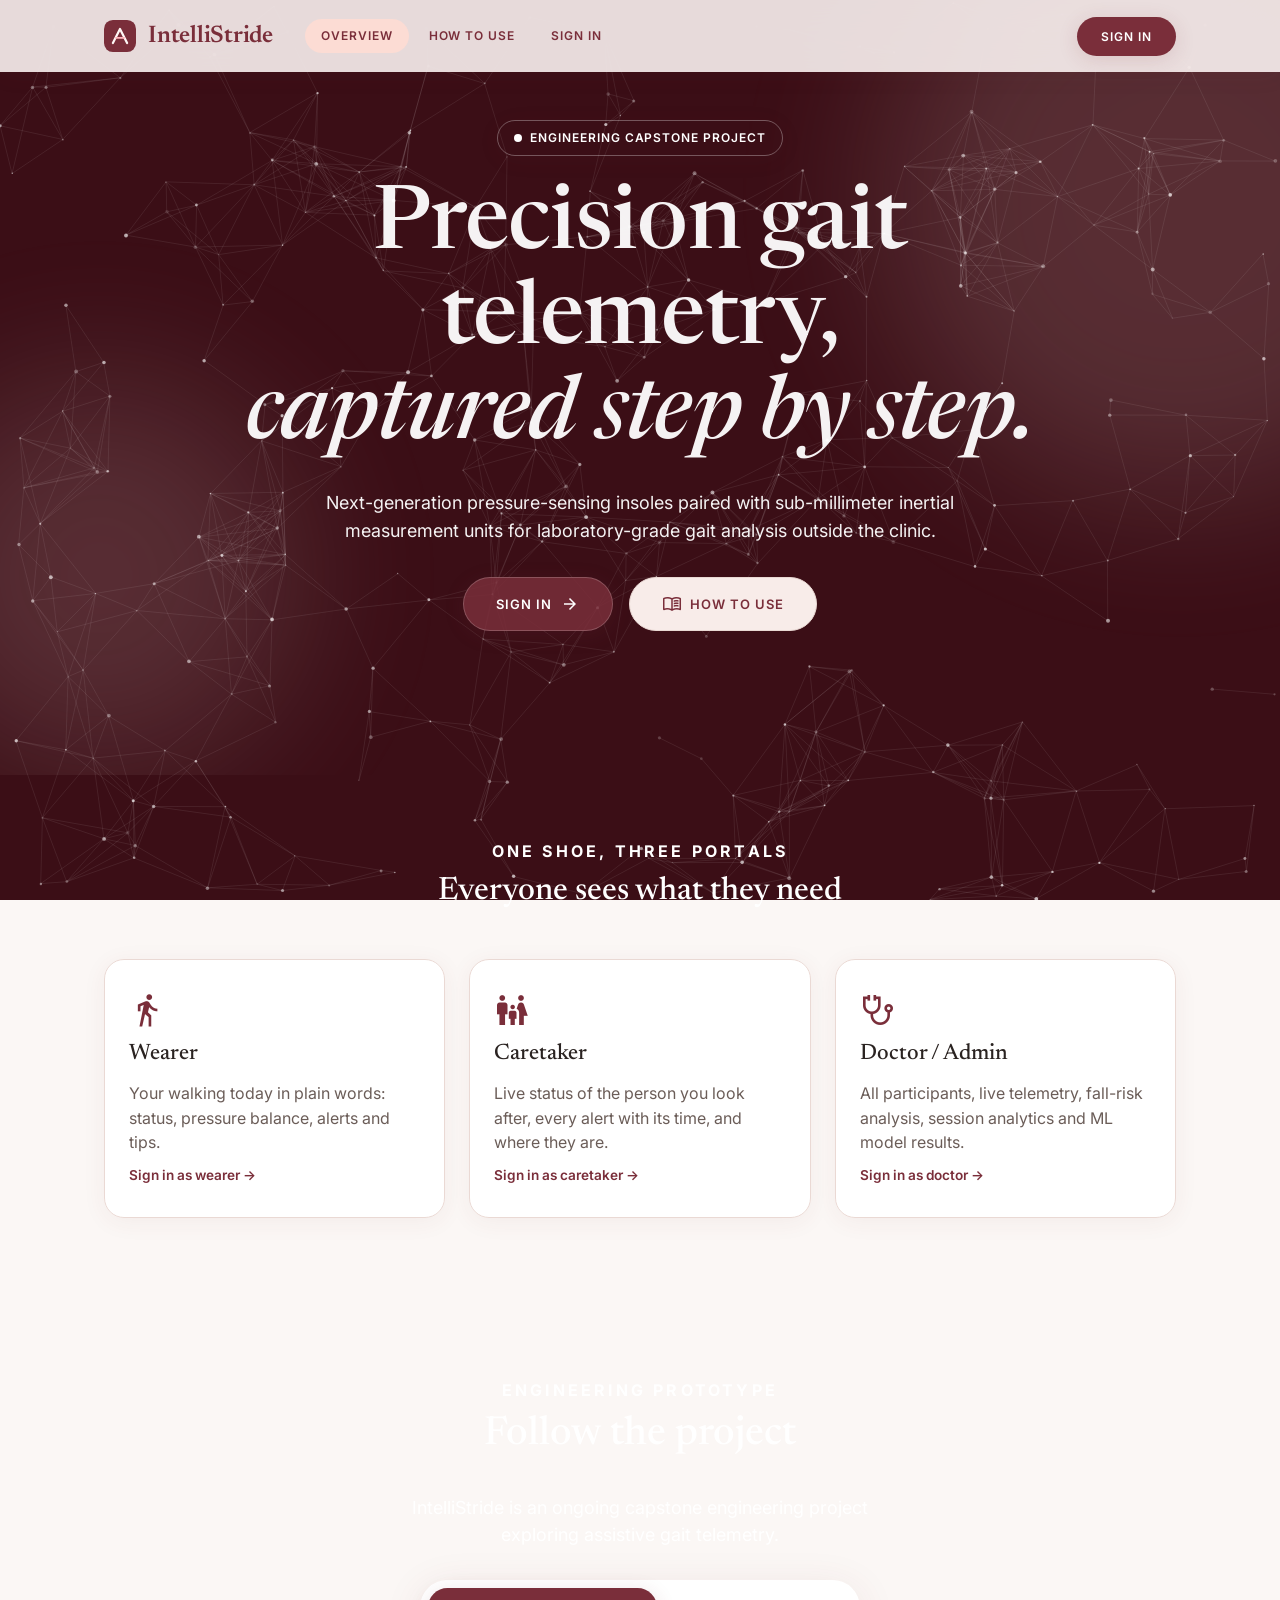
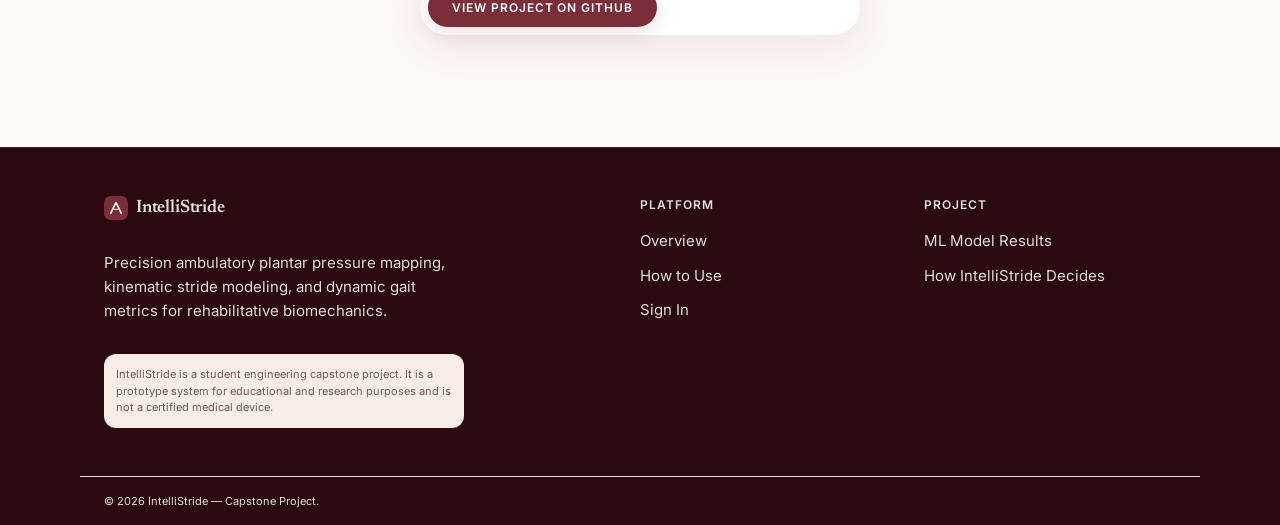
<file: index.html>
<!DOCTYPE html>
<html lang="en">
<head>
  <meta charset="UTF-8" />
  <meta name="viewport" content="width=device-width, initial-scale=1.0" />
  <title>IntelliStride — Precision Gait Intelligence</title>
  <meta name="description" content="A smart insole system built on ESP32, IMU, and pressure sensing — designed to explore real-time gait and fall-risk monitoring as a student engineering prototype. Engineering Capstone Project." />

  <!-- Fonts -->
  <link rel="preconnect" href="https://fonts.googleapis.com" />
  <link rel="preconnect" href="https://fonts.gstatic.com" crossorigin />
  <link href="https://fonts.googleapis.com/css2?family=Newsreader:ital,opsz,wght@0,6..72,400;0,6..72,500;0,6..72,600;1,6..72,400&family=Inter:wght@400;500;600;700&family=JetBrains+Mono:wght@400;500;600;700&display=swap" rel="stylesheet" />
  <link href="https://fonts.googleapis.com/css2?family=Material+Symbols+Outlined:opsz,wght,FILL,GRAD@24,400,0,0&display=swap" rel="stylesheet" />

  <link rel="stylesheet" href="styles.css?v=2" />
  <link rel="stylesheet" href="roles.css?v=7" />
</head>
<body>

  <!-- ===== NAVIGATION ===== -->
  <header id="site-header">
    <div class="nav-inner">
      <div class="nav-left">
        <a href="#" class="wordmark-link" data-view="landing" onclick="switchView('landing')">
          <svg class="logo-mark" viewBox="0 0 36 36" fill="none" xmlns="http://www.w3.org/2000/svg">
            <rect width="36" height="36" rx="10" fill="#7a2e3a"/>
            <path d="M10 26 L18 10 L26 26" stroke="#fff8f6" stroke-width="2.5" stroke-linecap="round" stroke-linejoin="round"/>
            <path d="M13.5 20 L22.5 20" stroke="#ffb2b9" stroke-width="2" stroke-linecap="round"/>
          </svg>
          <span class="wordmark">IntelliStride</span>
        </a>
        <nav class="desktop-nav">
          <a href="#" class="nav-link active" data-view="landing" onclick="switchView('landing')">Overview</a>
          <a href="#" class="nav-link" data-view="howto" onclick="switchView('howto'); return false;">How to Use</a>
          <a href="#" class="nav-link" data-view="login" id="nav-signin" onclick="switchView('login'); return false;">Sign In</a>
          
        </nav>
      </div>
      <div class="nav-right">
        
        <button class="btn-primary" id="nav-cta" onclick="switchView('login')">Sign In</button>
        <button class="mobile-menu-btn" id="mobile-menu-btn" onclick="toggleMobileMenu()">
          <span class="material-symbols-outlined">menu</span>
        </button>
      </div>
    </div>
    <!-- Mobile Nav -->
    <div class="mobile-nav" id="mobile-nav">
      <a href="#" onclick="switchView('landing'); toggleMobileMenu(); return false;" class="mobile-nav-link">Overview</a>
      <a href="#" onclick="switchView('howto'); toggleMobileMenu(); return false;" class="mobile-nav-link">How to Use</a>
      <a href="#" onclick="switchView('login'); toggleMobileMenu(); return false;" class="mobile-nav-link" id="mnav-signin">Sign In</a>
      <div id="mobile-role-nav"></div>
    </div>
  </header>

  <!-- ===== LANDING VIEW ===== -->
  <main id="view-landing" class="view active">
    <!-- Magical Constellation Mesh Background -->
    <canvas id="magic-mesh-canvas"></canvas>

    <!-- Hero Section -->
    <section class="hero-section dark-mode-hero">
      <div class="hero-bg-blob blob-1"></div>
      <div class="hero-bg-blob blob-2"></div>
      <div class="container" style="z-index: 2; position: relative; pointer-events: none;">
        <div class="hero-eyebrow fade-in-up">
          <span class="pulse-dot"></span>
          <span>Engineering Capstone Project</span>
        </div>
        <h1 class="hero-headline fade-in-up delay-1">
          Precision gait telemetry,<br/>
          <em>captured step by step.</em>
        </h1>
        <p class="hero-subhead fade-in-up delay-2">
          Next-generation pressure-sensing insoles paired with sub-millimeter inertial measurement units for laboratory-grade gait analysis outside the clinic.
        </p>
        <div class="hero-ctas fade-in-up delay-3">
          <button class="btn-primary btn-lg landing-btn-primary" onclick="switchView('login')" style="pointer-events: auto;">
            SIGN IN
            <span class="material-symbols-outlined">arrow_forward</span>
          </button>
          <button class="btn-ghost btn-lg landing-btn-secondary" onclick="switchView('howto')" style="pointer-events: auto;">
            <span class="material-symbols-outlined">menu_book</span>
            HOW TO USE
          </button>
        </div>
      </div>
    </section>

    <!-- Portals (replaces Technology + Protocol) -->
    <section class="rp-portals">
      <div class="container">
        <div class="section-header center">
          <span class="eyebrow-label">One shoe, three portals</span>
          <h2 class="section-heading">Everyone sees what they need</h2>
        </div>
        <div class="rp-portal-grid">
          <button class="rp-portal-card" onclick="openLogin('wearer')">
            <span class="material-symbols-outlined">directions_walk</span>
            <h3>Wearer</h3>
            <p>Your walking today in plain words: status, pressure balance, alerts and tips.</p>
            <span class="rp-link">Sign in as wearer &rarr;</span>
          </button>
          <button class="rp-portal-card" onclick="openLogin('caretaker')">
            <span class="material-symbols-outlined">family_restroom</span>
            <h3>Caretaker</h3>
            <p>Live status of the person you look after, every alert with its time, and where they are.</p>
            <span class="rp-link">Sign in as caretaker &rarr;</span>
          </button>
          <button class="rp-portal-card" onclick="openLogin('doctor')">
            <span class="material-symbols-outlined">stethoscope</span>
            <h3>Doctor / Admin</h3>
            <p>All participants, live telemetry, fall-risk analysis, session analytics and ML model results.</p>
            <span class="rp-link">Sign in as doctor &rarr;</span>
          </button>
        </div>
      </div>
    </section>

    <!-- CTA Band -->
    <section class="cta-band">
      <div class="container cta-inner">
        <span class="eyebrow-label">Engineering Prototype</span>
        <h2 class="section-heading cta-heading">Follow the project</h2>
        <p class="body-text cta-body">IntelliStride is an ongoing capstone engineering project exploring assistive gait telemetry.</p>
        <div class="cta-form">
          <button class="btn-primary" onclick="window.location.href='https://github.com'">View Project on GitHub</button>
        </div>
        
      </div>
    </section>

    <!-- Footer -->
    <footer class="site-footer">
      <div class="container footer-grid">
        <div class="footer-brand">
          <div class="footer-wordmark">
            <svg class="logo-mark sm" viewBox="0 0 36 36" fill="none">
              <rect width="36" height="36" rx="10" fill="#7a2e3a"/>
              <path d="M10 26 L18 10 L26 26" stroke="#fff8f6" stroke-width="2.5" stroke-linecap="round" stroke-linejoin="round"/>
              <path d="M13.5 20 L22.5 20" stroke="#ffb2b9" stroke-width="2" stroke-linecap="round"/>
            </svg>
            <span class="wordmark sm">IntelliStride</span>
          </div>
          <p>Precision ambulatory plantar pressure mapping, kinematic stride modeling, and dynamic gait metrics for rehabilitative biomechanics.</p>
          <div class="fda-notice">IntelliStride is a student engineering capstone project. It is a prototype system for educational and research purposes and is not a certified medical device.</div>
        </div>
        <div class="footer-col">
          <span class="footer-col-title">Platform</span>
          <a href="#" onclick="switchView('landing')" class="footer-link">Overview</a>
          <a href="#" onclick="switchView('howto'); return false;" class="footer-link">How to Use</a>
          <a href="#" onclick="switchView('login'); return false;" class="footer-link">Sign In</a>
        </div>
        <div class="footer-col">
          <span class="footer-col-title">Project</span>
          <a href="#" onclick="switchView('mlresults'); return false;" class="footer-link">ML Model Results</a>
          <a href="algorithms.html" class="footer-link">How IntelliStride Decides</a>
          </div>
      </div>
      <div class="footer-bottom">
        <span>© 2026 IntelliStride — Capstone Project.</span>
        
      </div>
    </footer>
  </main>

  <!-- ===== DASHBOARD VIEW ===== -->
  <main id="view-dashboard" class="view">
    <div class="dashboard-layout">
      <!-- Sidebar -->
      <aside class="dash-sidebar">
        <div class="sidebar-top">
          <div class="sidebar-wordmark">
            <svg class="logo-mark sm" viewBox="0 0 36 36" fill="none">
              <rect width="36" height="36" rx="10" fill="#7a2e3a"/>
              <path d="M10 26 L18 10 L26 26" stroke="#fff8f6" stroke-width="2.5" stroke-linecap="round" stroke-linejoin="round"/>
              <path d="M13.5 20 L22.5 20" stroke="#ffb2b9" stroke-width="2" stroke-linecap="round"/>
            </svg>
            <span class="wordmark sm">IntelliStride</span>
          </div>
          <nav class="sidebar-nav"></nav>
        </div>
        <div class="sidebar-hub-card">
          <div class="hub-status">
            <span class="pulse-dot sm"></span>
            <span class="caption-text primary-text">IntelliStride Insole Module v1</span>
          </div>
          <p class="caption-text muted-text">ESP32-based dual-sensor telemetry unit.</p>
        </div>
      </aside>

      <!-- Dashboard Main Content -->
      <div class="dash-content">
        <!-- Dashboard Header Bar -->
        <div class="dash-topbar">
          <div class="dash-topbar-left">
            <div class="dash-connected-pill" id="hub-connection-pill">
              <span class="pulse-dot sm" id="hub-connection-dot"></span>
              <span class="label-text primary-text" id="hub-connection-text">Connected: ESP32-DevKit-01</span>
            </div>

            <div class="dash-latency">
              <span class="material-symbols-outlined sm-icon">sync</span>
              <span class="caption-text primary-text">Update Rate: 120 Hz · Online</span>
            </div>
            <!-- Firebase Connection Status Badge -->
            <div class="fb-badge fb-online" id="fb-status-badge">
              <span class="fb-dot fb-dot-online" id="fb-status-dot"></span>
              <span id="fb-status-label" class="caption-text">Firebase: Live</span>
            </div>
          </div>
          <div class="dash-topbar-right">
            <div class="user-chip sm"><div class="user-info"><span class="user-name">Session — 13 Oct 2026 · IST</span></div></div><button class="btn-primary sm">Start Demo Session</button>
          </div>
        </div>

        <div class="dash-scroll">
          <!-- Control Bar (Tier 0) -->
          <div class="dash-control-bar">
            <div class="control-left">
              <div class="subject-chip">
                <span class="material-symbols-outlined primary-icon">badge</span>
                <div>
                  <span class="caption-text muted-text upper">Active Participant</span>
                  <span class="label-text heading-text" id="patient-info">P1 · 160 cm, 52 kg</span>
                </div>
              </div>
              <div class="live-streaming-pill" id="live-stream-pill">
                <span class="pulse-dot ping-wrap" id="live-stream-dot">
                  <span class="ping-anim"></span>
                  <span class="ping-core"></span>
                </span>
                <span class="label-text white-text upper" id="live-stream-label">LIVE STREAMING — 120 Hz</span>
              </div>
            </div>
            <div class="control-right">
              <div class="session-timer-wrap">
                <span class="material-symbols-outlined sm-icon">timer</span>
                <span class="caption-text muted-text upper">T+</span>
                <span class="mono-sm primary-text" id="session-timer">00:24:18.42</span>
              </div>
              <div class="action-btns">
                <button class="btn-ghost sm" id="btn-pause">
                  <span class="material-symbols-outlined">pause</span>
                  Pause Capture
                </button>
                <button class="btn-ghost sm" id="btn-flag">
                  <span class="material-symbols-outlined">flag</span>
                  Mark Event Flag
                </button>
                <button class="btn-primary sm">
                  <span class="material-symbols-outlined">ios_share</span>
                  Export Session
                </button>
              </div>
            </div>
          </div>

          <!-- Tier 1: Hero Telemetry Band -->
          <div class="tier1-band">
            <div class="tier1-top">
              <!-- Cadence Hero -->
              <div class="cadence-hero">
                <div class="cadence-label-row">
                  <span class="label-text muted-text upper">Gait Cadence</span>
                  <span class="w-dot"></span>
                  <span class="caption-text primary-text">Steady State</span>
                </div>
                <div class="cadence-value-row">
                  <span class="mono-readout-hero primary-text" id="cadence-readout">114</span>
                  <span class="mono-md blush-text">SPM</span>
                </div>
                <div class="cadence-sparkline">
                  <svg viewBox="0 0 96 24" fill="none" class="sparkline-svg">
                    <path d="M0 16L16 14L32 18L48 10L64 12L80 7L96 11" stroke="#7a2e3a" stroke-linecap="round" stroke-linejoin="round" stroke-width="2"/>
                  </svg>
                  
                </div>
              </div>
              <!-- Companion Metrics -->
              <div class="companion-metrics">
                <div class="companion-card">
                  <div class="comp-header">
                    <span class="label-text muted-text upper">Gait Symmetry</span>
                    <span class="material-symbols-outlined sm-icon primary-icon">balance</span>
                  </div>
                  <span class="mono-md heading-text"><span id="symmetry-value">98.2</span><span class="primary-text label-text">%</span></span>
                  <div class="comp-footer">
                    <span>Left: <strong class="heading-text" id="bilateral-left-pct">49.1%</strong></span>
                    <span>Right: <strong class="heading-text" id="bilateral-right-pct">50.9%</strong></span>
                  </div>
                </div>
                <div class="companion-card">
                  <div class="comp-header">
                    <span class="label-text muted-text upper">Mean Stride</span>
                    <span class="material-symbols-outlined sm-icon primary-icon">straighten</span>
                  </div>
                  <span class="mono-md heading-text"><span id="stride-value">1.42</span><span class="primary-text label-text"> m</span></span>
                  <div class="comp-footer">
                    <span class="primary-text" id="stride-variance">±0.03m</span>
                    <span>stride variance</span>
                  </div>
                </div>
                <div class="companion-card">
                  <div class="comp-header">
                    <span class="label-text muted-text upper">Stance Duration</span>
                    <span class="material-symbols-outlined sm-icon primary-icon">hourglass_top</span>
                  </div>
                  <span class="mono-md heading-text"><span id="stance-value">0.68</span><span class="primary-text label-text"> s</span></span>
                  <div class="comp-footer">
                    <span id="stance-cycle-pct">61.4% cycle phase</span>
                  </div>
                </div>
              </div>
            </div>
            <!-- Bilateral Balance Bar -->
            <div class="bilateral-bar-section">
              <div class="bilateral-labels">
                <span><span class="w-dot primary"></span><span id="bilateral-label-left"> Left Stride (49.1%)</span></span>
                <span class="caption-text muted-text upper">Dynamic Bilateral Equilibrium</span>
                <span><span id="bilateral-label-right">Right Stride (50.9%) </span><span class="w-dot blush"></span></span>
              </div>
              <div class="bilateral-track">
                <div class="bilateral-fill left" id="bilateral-fill-left" style="width:49.1%"></div>
                <div class="bilateral-fill right" id="bilateral-fill-right" style="width:50.9%"></div>
              </div>
              <div class="bilateral-sublabels">
                <span>Left Foot</span>
                <span></span>
                <span>Right Foot</span>
              </div>
            </div>
          </div>

          <!-- Tier 2: Panels -->
          <div class="tier2-grid">
            <!-- Plantar Pressure Panel -->
            <div class="t2-panel wide">
              <div class="t2-panel-header">
                <div>
                  <h2 class="t2-panel-title">Dynamic Plantar Pressure Mapping</h2>
                  <p class="caption-text muted-text upper">Prototype — 3 FSR sensors per insole</p>
                </div>
                <span class="badge-pill blush-badge" id="peak-pressure-badge">Raw ADC: 3042</span>
              </div>
              <div class="dual-insole-view">
                <!-- Left Foot Large -->
                <div class="insole-col">
                  <span class="label-text muted-text upper">Left Insole (Assumed)</span>
                  <div class="insole-svg-wrap">
                    <svg class="insole-svg" viewBox="0 0 160 320" fill="none">
                      <path d="M78 10C50 10 32 30 30 65C28 100 38 140 32 185C26 230 38 300 78 300C118 300 130 230 124 185C118 140 128 100 126 65C124 30 106 10 78 10Z" fill="#F8ECE9" stroke="#EAD9D4" stroke-width="2"/>
                      <path d="M78 265 C76 220, 84 180, 70 120 C62 90, 74 60, 68 38" fill="none" stroke="#5d1825" stroke-dasharray="3 3" stroke-width="2.5"/>
                      <circle cx="68" cy="38" fill="#5d1825" r="4"/>
                      <ellipse cx="68" cy="38" fill="#7a2e3a" opacity="0.85" rx="14" ry="12"/>
                      <ellipse cx="98" cy="48" fill="#dec0b9" opacity="0.85" rx="10" ry="9"/>
                      <ellipse cx="56" cy="115" fill="#7a2e3a" opacity="0.9" rx="15" ry="12"/>
                      <ellipse cx="82" cy="112" fill="#7a2e3a" opacity="0.8" rx="13" ry="11"/>
                      <ellipse cx="106" cy="118" fill="#dec0b9" opacity="0.9" rx="12" ry="10"/>
                      <ellipse cx="104" cy="175" fill="#F5E9E6" opacity="0.95" rx="11" ry="18"/>
                      <ellipse cx="78" cy="265" fill="#7a2e3a" opacity="0.95" rx="22" ry="20"/>
                    </svg>
                  </div>
                  <div class="zone-chips">
                    <span class="kpa-tag" id="left-pmax-meta">Fore 800</span>
                    <span class="kpa-tag" id="left-pmax-mid">Mid 500</span>
                    <span class="kpa-tag" id="left-pmax-heel">Heel 1024</span>
                  </div>
                  <div class="insole-footer">
                    <span>Raw ADC (uncalibrated)</span>
                    <span>•</span>
                    <span>Pmax: <strong id="left-footer-pmax">ADC: 1024</strong></span>
                  </div>
                </div>
                <!-- Right Foot Large -->
                <div class="insole-col">
                  <span class="label-text primary-text upper">Right Insole (Active Sensor)</span>
                  <div class="insole-svg-wrap">
                    <svg class="insole-svg" viewBox="0 0 160 320" fill="none">
                      <path d="M82 10C110 10 128 30 130 65C132 100 122 140 128 185C134 230 122 300 82 300C42 300 30 230 36 185C42 140 32 100 34 65C36 30 54 10 82 10Z" fill="#F8ECE9" stroke="#EAD9D4" stroke-width="2"/>
                      <path d="M82 265 C84 220, 76 180, 90 120 C98 90, 86 60, 92 38" fill="none" stroke="#5d1825" stroke-dasharray="3 3" stroke-width="2.5"/>
                      <circle cx="92" cy="38" fill="#5d1825" r="4"/>
                      <ellipse cx="92" cy="38" fill="#7a2e3a" opacity="0.95" rx="14" ry="12"/>
                      <ellipse cx="62" cy="48" fill="#dec0b9" opacity="0.8" rx="10" ry="9"/>
                      <ellipse cx="104" cy="115" fill="#7a2e3a" opacity="1" rx="16" ry="13"/>
                      <ellipse cx="78" cy="112" fill="#7a2e3a" opacity="0.85" rx="13" ry="11"/>
                      <ellipse cx="54" cy="118" fill="#dec0b9" opacity="0.8" rx="12" ry="10"/>
                      <ellipse cx="56" cy="175" fill="#F5E9E6" opacity="0.9" rx="11" ry="18"/>
                      <ellipse cx="82" cy="265" fill="#5d1825" opacity="1" rx="23" ry="21"/>
                    </svg>
                  </div>
                  <div class="zone-chips">
                    <span class="kpa-tag" id="right-pmax-meta">Fore 720</span>
                    <span class="kpa-tag" id="right-pmax-mid">Mid 530</span>
                    <span class="kpa-tag" id="right-pmax-heel">Heel 1050</span>
                  </div>
                  <div class="insole-footer">
                    <span>Raw ADC (uncalibrated)</span>
                    <span>•</span>
                    <span>Pmax: <strong id="right-footer-pmax">ADC: 3042</strong></span>
                  </div>
                </div>
              </div>
              <!-- Legend -->
              <div class="insole-legend">
                <div class="legend-item"><span class="legend-line primary"></span> Center of Pressure (CoP) Path</div>
                <div class="pressure-gradient-wrap">
                  <span class="caption-text muted-text">Pressure Gradient:</span>
                  <div class="pressure-gradient-bar"></div>
                  <span class="mono-sm muted-text">Higher ADC</span>
                </div>
              </div>
            </div>

            <!-- Kinematic Waveforms Panel -->
            <div class="t2-panel narrow">
              <div class="t2-panel-header">
                <div>
                  <h2 class="t2-panel-title">Kinematic Waveforms</h2>
                  <p class="caption-text muted-text upper">Raw Accelerometer & Gyroscope Streams</p>
                </div>
                <span class="badge-pill blush-badge" style="background:rgba(90,154,110,0.12);color:#2d6b45;">Online · 120Hz</span>
              </div>
              <div class="waveform-container">
                <!-- vGRF Waveform -->
                <div class="waveform-row">
                  <div class="waveform-label-row">
                    <span class="caption-text primary-text"><span class="wf-dot primary-dot"></span> Raw Accelerometer Magnitude (g)</span>
                    <span class="mono-sm primary-text" id="vgrf-value">1.18 g</span>
                  </div>
                  <div class="waveform-chart-wrap">
                    <svg class="waveform-svg" viewBox="0 0 320 80" preserveAspectRatio="none">
                      <line stroke="#EAD9D4" stroke-dasharray="2 2" stroke-width="0.5" x1="0" x2="320" y1="20" y2="20"/>
                      <line stroke="#EAD9D4" stroke-dasharray="2 2" stroke-width="0.5" x1="0" x2="320" y1="40" y2="40"/>
                      <line stroke="#EAD9D4" stroke-dasharray="2 2" stroke-width="0.5" x1="0" x2="320" y1="60" y2="60"/>
                      <path d="M0 70 Q 20 68, 30 55 T 45 15 Q 60 28, 75 35 Q 90 20, 105 18 Q 120 40, 130 70 L 160 70 Q 180 68, 190 55 T 205 14 Q 220 28, 235 34 Q 250 19, 265 17 Q 280 40, 290 70 L 320 70" fill="none" stroke="#7a2e3a" stroke-linecap="round" stroke-linejoin="round" stroke-width="2.2"/>
                      <path d="M0 70 Q 20 68, 30 58 T 45 22 Q 60 32, 75 38 Q 90 24, 105 20 Q 120 45, 130 70 L 160 70 Q 180 68, 190 58 T 205 20 Q 220 32, 235 37 Q 250 22, 265 19 Q 280 45, 290 70 L 320 70" fill="none" opacity="0.8" stroke="#B8722A" stroke-linecap="round" stroke-linejoin="round" stroke-width="1.5"/>
                    </svg>
                  </div>
                </div>
                <!-- Tibial Shock Waveform -->
                <div class="waveform-row">
                  <div class="waveform-label-row">
                    <span class="caption-text secondary-text"><span class="wf-dot blush-dot"></span> Raw Gyroscope Magnitude (°/s)</span>
                    <span class="mono-sm heading-text" id="tibial-value">4.8 °/s</span>
                  </div>
                  <div class="waveform-chart-wrap">
                    <svg class="waveform-svg sm" viewBox="0 0 320 60" preserveAspectRatio="none">
                      <line stroke="#EAD9D4" stroke-dasharray="2 2" stroke-width="0.5" x1="0" x2="320" y1="15" y2="15"/>
                      <line stroke="#EAD9D4" stroke-dasharray="2 2" stroke-width="0.5" x1="0" x2="320" y1="30" y2="30"/>
                      <line stroke="#EAD9D4" stroke-dasharray="2 2" stroke-width="0.5" x1="0" x2="320" y1="45" y2="45"/>
                      <path d="M0 30 Q 35 30, 42 28 L 47 6 L 52 44 L 56 24 L 60 32 L 80 30 L 160 30 Q 195 30, 202 28 L 207 4 L 212 46 L 216 22 L 220 32 L 240 30 L 320 30" fill="none" stroke="#7a2e3a" stroke-linecap="round" stroke-linejoin="round" stroke-width="1.8"/>
                    </svg>
                  </div>
                </div>
              </div>
              <!-- Kinematics Metrics -->
              </div>
            </div>

          <!-- Tier 3: IMU Sensor Cards -->
          <div class="tier3-grid">
            <!-- Card 1 -->
            <div class="t3-card">
              <div class="t3-header">
                <div class="t3-title">
                  <span class="pulse-dot sm"></span>
                  <span class="label-text heading-text">IntelliStride Module 1</span>
                </div>
                <span class="badge-sm" id="left-status-badge">Calibrated</span>
              </div>
              <div class="t3-rows">
                <div class="t3-row"><span class="caption-text muted-text">Battery State</span><span class="mono-sm heading-text" id="left-battery">88%</span></div>
                <div class="t3-row"><span class="caption-text muted-text">Signal RSSI</span><span class="mono-sm heading-text" id="left-rssi">-42 dBm</span></div>
                <div class="t3-row"><span class="caption-text muted-text">IMU Core Temp</span><span class="mono-sm heading-text" id="left-temp">24.2°C</span></div>
              </div>
            </div>
            <!-- Card 2 -->
            <div class="t3-card">
              <div class="t3-header">
                <div class="t3-title">
                  <span class="pulse-dot sm"></span>
                  <span class="label-text heading-text">IntelliStride Module 2</span>
                </div>
                <span class="badge-sm" id="right-status-badge">Calibrated</span>
              </div>
              <div class="t3-rows">
                <div class="t3-row"><span class="caption-text muted-text">Battery State</span><span class="mono-sm heading-text" id="right-battery">84%</span></div>
                <div class="t3-row"><span class="caption-text muted-text">Signal RSSI</span><span class="mono-sm heading-text" id="right-rssi">-45 dBm</span></div>
                <div class="t3-row"><span class="caption-text muted-text">IMU Core Temp</span><span class="mono-sm heading-text" id="right-temp">24.5°C</span></div>
              </div>
            </div>
            <!-- Card 3 -->
            <div class="t3-card">
              <div class="t3-header">
                <div class="t3-title">
                  <span class="material-symbols-outlined sm-icon primary-icon">verified_user</span>
                  <span class="label-text heading-text">Anomaly Monitor</span>
                </div>
                <span class="badge-sm">Real-Time</span>
              </div>
              <div class="t3-nominal">
                <div class="nominal-row">
                  <span class="w-dot primary" id="anomaly-dot"></span>
                  <span class="mono-sm primary-text" id="anomaly-status">STATUS: NORMAL</span>
                </div>
                <p class="caption-text body-text" id="anomaly-desc">No threshold-exceeding motion events detected in current session.</p>
              </div>
            </div>
            <!-- Card 4 -->
            <div class="t3-card">
              <div class="t3-header">
                <div class="t3-title">
                  <span class="material-symbols-outlined sm-icon secondary-icon">explore</span>
                  <span class="label-text heading-text">Orientation &amp; Gyro</span>
                </div>
                <span class="caption-text muted-text" id="gyro-heading">Rotation rate</span>
              </div>
              <div class="gyro-grid">
                <div class="gyro-item"><span class="caption-text muted-text upper block">Yaw</span><span class="mono-sm primary-text" id="gyro-yaw">+2.4°/s</span></div>
                <div class="gyro-item"><span class="caption-text muted-text upper block">Pitch</span><span class="mono-sm primary-text" id="gyro-pitch">-0.8°/s</span></div>
                <div class="gyro-item"><span class="caption-text muted-text upper block">Roll</span><span class="mono-sm primary-text" id="gyro-roll">+1.2°/s</span></div>
              </div>
            </div>
          </div>

        </div>
      </div>
    </div>
  </main>

  <!-- ===== FALL RISK ANALYSIS VIEW ===== -->
  <main id="view-fallrisk" class="view">
    <div class="dashboard-layout">
      <!-- Sidebar -->
      <aside class="dash-sidebar">
        <div class="sidebar-top">
          <div class="sidebar-wordmark">
            <svg class="logo-mark sm" viewBox="0 0 36 36" fill="none">
              <rect width="36" height="36" rx="10" fill="#7a2e3a"/>
              <path d="M10 26 L18 10 L26 26" stroke="#fff8f6" stroke-width="2.5" stroke-linecap="round" stroke-linejoin="round"/>
              <path d="M13.5 20 L22.5 20" stroke="#ffb2b9" stroke-width="2" stroke-linecap="round"/>
            </svg>
            <span class="wordmark sm">IntelliStride</span>
          </div>
          <nav class="sidebar-nav"></nav>
        </div>
        <div class="sidebar-hub-card">
          <div class="hub-status">
            <span class="pulse-dot sm"></span>
            <span class="caption-text primary-text">MPU6050 Fall Monitor</span>
          </div>
          <p class="caption-text muted-text">Real-time inertial data via ESP32. Fall-risk computed on device edge.</p>
        </div>
      </aside>

      <!-- Main Content -->
      <div class="dash-content">
        <!-- Top Bar -->
        <div class="dash-topbar">
          <div class="dash-topbar-left">
            <div id="fr-mpu-badge" class="badge-pill primary-badge" style="border:1px solid rgba(90,154,110,0.3);font-size:.7rem;padding:3px 12px;background:rgba(90,154,110,0.12);color:#2d6b45;">MPU6050 • ONLINE</div>
            <div class="fb-badge fb-online" id="fr-fb-badge">
              <span class="fb-dot fb-dot-online" id="fr-fb-dot"></span>
              <span id="fr-fb-label" class="caption-text">Firebase: Live</span>
            </div>
            <div class="dash-latency">
              <span class="material-symbols-outlined sm-icon">sync</span>
              <span class="caption-text primary-text">Update Rate: 100 Hz · Live</span>
            </div>
          </div>
          <div class="dash-topbar-right">
            <div class="user-chip sm"><div class="user-info"><span class="user-name">Demo Session — 2026-09-12</span></div></div>
            <button class="btn-ghost sm" onclick="frOpenCalibration()">
              <span class="material-symbols-outlined">tune</span>
              Calibration
            </button>
          </div>
        </div>

        <!-- Scrollable Content -->
        <div class="dash-scroll">

          <!-- Simulated Data Warning -->
          

          <!-- Page Header -->
          <div class="fr-page-header">
            <div>
              <h1 class="fr-page-title">Fall Risk Analysis</h1>
              <p class="fr-page-subtitle">Real-time MPU6050-based gait instability and fall-risk monitoring</p>
            </div>
          </div>

          <!-- TOP ROW: Risk Card + Side Column -->
          <div class="fr-top-row">

            <!-- Current Fall Risk Card -->
            <div class="fr-risk-card">
              <div style="width:100%;display:flex;align-items:center;justify-content:space-between;">
                <span class="eyebrow-label" style="margin:0;">Current Fall Risk</span>
                <span class="badge-pill blush-badge">Prototype Score</span>
              </div>

              <!-- SVG Gauge: semi-circle from 9 o'clock → top → 3 o'clock -->
              <!-- Gauge maths: r=100, circumference=628.32, half=314.16            -->
              <!-- stroke-dashoffset=314.16 starts dash at 9 o'clock (left)        -->
              <!-- LOW zone 0–39% → len=122.52  offset=314.16                      -->
              <!-- MOD zone 39–70% → len=97.39  offset=436.68 (314.16+122.52)     -->
              <!-- HIGH zone 70–100% → len=94.25 offset=534.07 (436.68+97.39)     -->
              <div class="fr-gauge-wrap">
                <svg viewBox="0 0 240 160" class="fr-gauge-svg" role="img" aria-label="Fall risk gauge, 0 to 100">
                  <path id="fr-gauge-track" d="M20 130 A100 100 0 0 1 220 130" pathLength="100"
                        fill="none" stroke="#EAD9D4" stroke-width="18"/>
                  <path d="M20 130 A100 100 0 0 1 220 130" pathLength="100" fill="none"
                        stroke="#5a9a6e" stroke-opacity=".30" stroke-width="18" stroke-dasharray="40 60"/>
                  <path d="M20 130 A100 100 0 0 1 220 130" pathLength="100" fill="none"
                        stroke="#B8722A" stroke-opacity=".30" stroke-width="18" stroke-dasharray="30 70" stroke-dashoffset="-40"/>
                  <path d="M20 130 A100 100 0 0 1 220 130" pathLength="100" fill="none"
                        stroke="#A13B3B" stroke-opacity=".30" stroke-width="18" stroke-dasharray="30 70" stroke-dashoffset="-70"/>
                  <path id="fr-gauge-fill" d="M20 130 A100 100 0 0 1 220 130" pathLength="100" fill="none"
                        stroke="#5a9a6e" stroke-width="14" stroke-linecap="round"
                        stroke-dasharray="0 200" style="transition:stroke-dasharray 500ms ease,stroke 400ms ease"/>
                  <g font-family="Inter,sans-serif" font-size="10" font-weight="600" fill="#7B6C66" text-anchor="middle">
                    <text x="20" y="152">0</text><text x="84" y="16">40</text>
                    <text x="190" y="32">70</text><text x="220" y="152">100</text>
                  </g>
                </svg>
                <div class="fr-gauge-score-row">
                  <span class="mono-readout-hero primary-text" id="fr-risk-score">—</span>
                  <span class="mono-md muted-text">/ 100</span>
                </div>
              </div>

              <span class="fr-risk-badge low" id="fr-risk-level-badge">LOW RISK</span>
              <p class="fr-explanation" id="fr-risk-explanation">Sensors online. Current movement pattern is within normal walking baseline.</p>
            </div>

            <!-- Side Column -->
            <div class="fr-side-column">
              <!-- Haptic Feedback -->
              <div class="fr-status-card">
                <div class="fr-status-header">
                  <h2 class="fr-status-title">Haptic Feedback</h2>
                  <div class="fr-status-icon" id="fr-haptic-icon">
                    <span class="material-symbols-outlined">vibration</span>
                  </div>
                </div>
                <div>
                  <span class="caption-text muted-text upper block">Vibration Motor</span>
                  <span class="fr-status-value primary-text" id="fr-haptic-status">READY</span>
                </div>
                <p class="fr-status-desc" id="fr-haptic-desc">Vibration motor standby. No alert condition active.</p>
              </div>
              <!-- Emergency Alert -->
              <div class="fr-status-card">
                <div class="fr-status-header">
                  <h2 class="fr-status-title">Emergency Alert</h2>
                  <div class="fr-status-icon">
                    <span class="material-symbols-outlined">emergency</span>
                  </div>
                </div>
                <div>
                  <span class="caption-text muted-text upper block">Alert Status</span>
                  <span class="fr-status-value fr-emergency-safe" id="fr-emergency-status">SAFE</span>
                </div>
                <p class="fr-status-desc" id="fr-emergency-desc">No emergency condition detected.</p>
                <div style="display:flex;gap:8px;align-items:center;flex-wrap:wrap;margin-top:auto;">
                  <span class="caption-text muted-text">Last Event:</span>
                  <span class="caption-text heading-text" id="fr-emergency-last">None recorded</span>
                </div>
              </div>
            </div>
          </div><!-- /fr-top-row -->

          <!-- IMU SENSOR TELEMETRY -->
          <div class="t2-panel">
            <div class="t2-panel-header">
              <div>
                <h2 class="t2-panel-title">IMU Sensor Telemetry</h2>
                <p class="caption-text muted-text upper">MPU6050 6-axis inertial measurement unit — raw sensor readings</p>
              </div>
              <span class="badge-pill blush-badge">MPU6050</span>
            </div>
            <div class="fr-imu-grid">
              <!-- Accelerometer -->
              <div class="fr-imu-card">
                <div class="fr-imu-card-title">Accelerometer</div>
                <div class="fr-imu-rows">
                  <div class="fr-imu-row"><span class="fr-imu-label">Ax</span><span class="fr-imu-value" id="fr-accel-x">—</span></div>
                  <div class="fr-imu-row"><span class="fr-imu-label">Ay</span><span class="fr-imu-value" id="fr-accel-y">—</span></div>
                  <div class="fr-imu-row"><span class="fr-imu-label">Az</span><span class="fr-imu-value" id="fr-accel-z">—</span></div>
                </div>
                <div class="fr-imu-mag">
                  <span class="caption-text muted-text">Magnitude</span>
                  <span class="mono-sm primary-text" id="fr-accel-mag">— g</span>
                </div>
              </div>
              <!-- Gyroscope -->
              <div class="fr-imu-card">
                <div class="fr-imu-card-title">Gyroscope</div>
                <div class="fr-imu-rows">
                  <div class="fr-imu-row"><span class="fr-imu-label">Gx</span><span class="fr-imu-value" id="fr-gyro-x">—</span></div>
                  <div class="fr-imu-row"><span class="fr-imu-label">Gy</span><span class="fr-imu-value" id="fr-gyro-y">—</span></div>
                  <div class="fr-imu-row"><span class="fr-imu-label">Gz</span><span class="fr-imu-value" id="fr-gyro-z">—</span></div>
                </div>
                <div class="fr-imu-mag">
                  <span class="caption-text muted-text">Magnitude</span>
                  <span class="mono-sm primary-text" id="fr-gyro-mag">— °/s</span>
                </div>
              </div>
              <!-- Orientation -->
              <div class="fr-imu-card">
                <div class="fr-imu-card-title">Orientation</div>
                <div class="fr-imu-rows">
                  <div class="fr-imu-row"><span class="fr-imu-label">Pitch</span><span class="fr-imu-value" id="fr-orient-pitch">—</span></div>
                  <div class="fr-imu-row"><span class="fr-imu-label">Roll</span><span class="fr-imu-value" id="fr-orient-roll">—</span></div>
                </div>
                <div class="fr-imu-mag">
                  <span class="caption-text muted-text">Combined Tilt</span>
                  <span class="mono-sm primary-text" id="fr-orient-tilt">— °</span>
                </div>
              </div>
            </div>
          </div>

          <!-- REAL-TIME CHARTS -->
          <div class="fr-charts-row">
            <!-- Acceleration -->
            <div class="fr-chart-card">
              <div class="fr-chart-header">
                <div>
                  <h2 class="fr-chart-title">Real-Time Acceleration</h2>
                  <p class="caption-text muted-text upper">3-axis accelerometer rolling window</p>
                </div>
                <span class="fr-live-pill">&#9679; LIVE</span>
              </div>
              <div class="fr-chart-legend">
                <div class="fr-legend-item"><div class="fr-legend-dot" style="background:#7a2e3a;"></div> Ax</div>
                <div class="fr-legend-item"><div class="fr-legend-dot" style="background:#B8722A;"></div> Ay</div>
                <div class="fr-legend-item"><div class="fr-legend-dot" style="background:#3E7C8C;"></div> Az</div>
              </div>
              <div class="fr-chart-canvas-wrap">
                <span class="fr-chart-unit">g</span>
                <canvas class="fr-chart-canvas" id="fr-accel-canvas"></canvas>
              </div>
            </div>
            <!-- Gyroscope -->
            <div class="fr-chart-card">
              <div class="fr-chart-header">
                <div>
                  <h2 class="fr-chart-title">Angular Velocity</h2>
                  <p class="caption-text muted-text upper">3-axis gyroscope rolling window</p>
                </div>
                <span class="fr-live-pill">&#9679; LIVE</span>
              </div>
              <div class="fr-chart-legend">
                <div class="fr-legend-item"><div class="fr-legend-dot" style="background:#7a2e3a;"></div> Gx</div>
                <div class="fr-legend-item"><div class="fr-legend-dot" style="background:#B8722A;"></div> Gy</div>
                <div class="fr-legend-item"><div class="fr-legend-dot" style="background:#3E7C8C;"></div> Gz</div>
              </div>
              <div class="fr-chart-canvas-wrap">
                <span class="fr-chart-unit">°/s</span>
                <canvas class="fr-chart-canvas" id="fr-gyro-canvas"></canvas>
              </div>
            </div>
          </div>

          <!-- ANALYSIS ROW -->
          <div class="fr-analysis-row">
            <!-- Risk Feature Analysis -->
            <div class="t2-panel">
              <div class="t2-panel-header">
                <div>
                  <h2 class="t2-panel-title">Risk Feature Analysis</h2>
                  <p class="caption-text muted-text upper">Prototype features — engineering evaluation only</p>
                </div>
                <span class="badge-pill blush-badge">5 Features</span>
              </div>
              <div class="fr-feature-grid">
                <div class="fr-feature-row">
                  <span class="fr-feature-name">Acceleration Magnitude</span>
                  <div class="fr-feature-right">
                    <span class="fr-feature-val" id="fr-feat-accel-val">—</span>
                    <span class="fr-feature-status fr-status-normal" id="fr-feat-accel-status">NORMAL</span>
                  </div>
                </div>
                <div class="fr-feature-row">
                  <span class="fr-feature-name">Angular Velocity</span>
                  <div class="fr-feature-right">
                    <span class="fr-feature-val" id="fr-feat-gyro-val">—</span>
                    <span class="fr-feature-status fr-status-normal" id="fr-feat-gyro-status">NORMAL</span>
                  </div>
                </div>
                <div class="fr-feature-row">
                  <span class="fr-feature-name">Orientation Tilt</span>
                  <div class="fr-feature-right">
                    <span class="fr-feature-val" id="fr-feat-tilt-val">—</span>
                    <span class="fr-feature-status fr-status-normal" id="fr-feat-tilt-status">NORMAL</span>
                  </div>
                </div>
                <div class="fr-feature-row">
                  <span class="fr-feature-name">Motion Instability</span>
                  <div class="fr-feature-right">
                    <span class="fr-feature-val" id="fr-feat-instability-val">LOW</span>
                    <span class="fr-feature-status fr-status-normal" id="fr-feat-instability-status">NORMAL</span>
                  </div>
                </div>
                <div class="fr-feature-row">
                  <span class="fr-feature-name">Sudden Motion Event</span>
                  <div class="fr-feature-right">
                    <span class="fr-feature-val muted-text" id="fr-feat-sudden-val">—</span>
                    <span class="fr-feature-status fr-status-nd" id="fr-feat-sudden-status">NOT DETECTED</span>
                  </div>
                </div>
              </div>
            </div>
            <!-- Risk Thresholds -->
            <div class="t2-panel">
              <div class="t2-panel-header">
                <div>
                  <h2 class="t2-panel-title">Risk Thresholds</h2>
                  <p class="caption-text muted-text upper">Configurable prototype values</p>
                </div>
              </div>
              <div class="fr-threshold-grid">
                <div class="fr-threshold-row low">
                  <span class="fr-threshold-label">NORMAL</span>
                  <span class="fr-threshold-range">0 – 39</span>
                </div>
                <div class="fr-threshold-row moderate">
                  <span class="fr-threshold-label">MODERATE</span>
                  <span class="fr-threshold-range">40 – 69</span>
                </div>
                <div class="fr-threshold-row high">
                  <span class="fr-threshold-label">HIGH</span>
                  <span class="fr-threshold-range">70 – 100</span>
                </div>
              </div>
              <p class="fr-threshold-note">Prototype thresholds. Final values require calibration and validation using experimental sensor data collected from the target population.</p>
              <button class="btn-ghost sm" onclick="frOpenCalibration()" style="margin-top:16px;width:100%;justify-content:center;">
                <span class="material-symbols-outlined">tune</span>
                View Calibration Details
              </button>
            </div>
          </div>

          <!-- FALL-RISK TREND -->
          <div class="t2-panel">
            <div class="t2-panel-header">
              <div>
                <h2 class="t2-panel-title">Fall-Risk Trend</h2>
                <p class="caption-text muted-text upper">Historical risk score — current session</p>
              </div>
              <div style="display:flex;align-items:center;gap:12px;flex-wrap:wrap;">
                <div class="fr-legend-item"><div class="fr-legend-dot" style="background:rgba(184,114,42,.7);"></div>&nbsp;Moderate ≥40</div>
                <div class="fr-legend-item"><div class="fr-legend-dot" style="background:rgba(161,59,59,.7);"></div>&nbsp;High ≥70</div>
              </div>
            </div>
            <div class="fr-trend-canvas-wrap">
              <canvas class="fr-trend-canvas" id="fr-trend-canvas"></canvas>
            </div>
            <div style="display:flex;justify-content:space-between;font-size:.6875rem;color:var(--color-text-muted);padding-top:4px;">
              <span>&larr; Older</span>
              <span>Risk Score (0–100)</span>
              <span>Now &rarr;</span>
            </div>
          </div>

          <!-- RECENT EVENTS TABLE -->
          <div class="t2-panel">
            <div class="t2-panel-header">
              <div>
                <h2 class="t2-panel-title">Recent Risk Events</h2>
                <p class="caption-text muted-text upper">Last <span id="fr-events-count">1</span> events — current session</p>
              </div>
              <span class="badge-pill blush-badge" id="fr-events-badge" style="background:rgba(90,154,110,0.12);color:#2d6b45;">LIVE DATA</span>
            </div>
            <div class="fr-events-table-wrap">
              <table class="fr-events-table">
                <thead>
                  <tr>
                    <th>Timestamp</th><th>Risk Score</th><th>Risk Level</th>
                    <th>Acceleration</th><th>Angular Vel.</th><th>Action Taken</th>
                  </tr>
                </thead>
                <tbody id="fr-events-tbody"></tbody>
              </table>
            </div>
          </div>

          <!-- DISCLAIMER -->
          <div class="fr-disclaimer">
            <span class="material-symbols-outlined" style="font-size:1.125rem;flex-shrink:0;margin-top:1px;">info</span>
            <span><strong>Prototype monitoring system.</strong> Risk thresholds and algorithms are intended for engineering evaluation and require further validation before clinical use. This system does not constitute a medical diagnosis, clinically validated fall prediction, or guaranteed fall-prevention mechanism. Consult a qualified engineer or clinician before deploying in any research or clinical setting.</span>
          </div>

        </div><!-- /dash-scroll -->
      </div><!-- /dash-content -->
    </div><!-- /dashboard-layout -->
  </main><!-- /#view-fallrisk -->

  <!-- Calibration Modal -->
  <div class="fr-modal-overlay" id="fr-cal-modal" onclick="if(event.target===this)frCloseCalibration()">
    <div class="fr-modal">
      <div class="fr-modal-header">
        <h2 class="fr-modal-title">Calibration Details</h2>
        <button class="fr-modal-close" onclick="frCloseCalibration()">
          <span class="material-symbols-outlined" style="font-size:1.125rem;">close</span>
        </button>
      </div>
      <div class="fr-modal-section">
        <div class="fr-modal-section-title">Risk Score Thresholds</div>
        <div class="fr-cal-row"><span class="fr-cal-label">LOW Risk Maximum</span><span class="fr-cal-value">39 / 100</span></div>
        <div class="fr-cal-row"><span class="fr-cal-label">MODERATE Risk Range</span><span class="fr-cal-value">40 – 69</span></div>
        <div class="fr-cal-row"><span class="fr-cal-label">HIGH Risk Minimum</span><span class="fr-cal-value">70 / 100</span></div>
      </div>
      <div class="fr-modal-section">
        <div class="fr-modal-section-title">Normal Walking Baseline (Prototype)</div>
        <div class="fr-cal-row"><span class="fr-cal-label">Acceleration Magnitude</span><span class="fr-cal-value">0.9 – 1.3 g</span></div>
        <div class="fr-cal-row"><span class="fr-cal-label">Angular Velocity</span><span class="fr-cal-value">0 – 20 °/s</span></div>
        <div class="fr-cal-row"><span class="fr-cal-label">Combined Tilt</span><span class="fr-cal-value">0 – 8°</span></div>
        <div class="fr-cal-row"><span class="fr-cal-label">Sudden Accel. Delta</span><span class="fr-cal-value">&lt; 0.40 g</span></div>
      </div>
      <div class="fr-modal-section">
        <div class="fr-modal-section-title">Risk Score Weights (Prototype)</div>
        <div class="fr-cal-row"><span class="fr-cal-label">High Acceleration (&ge; 2.5 g)</span><span class="fr-cal-value">+40 pts</span></div>
        <div class="fr-cal-row"><span class="fr-cal-label">Elevated Acceleration (&ge; 1.5 g)</span><span class="fr-cal-value">+25 pts</span></div>
        <div class="fr-cal-row"><span class="fr-cal-label">High Angular Velocity (&ge; 80 °/s)</span><span class="fr-cal-value">+40 pts</span></div>
        <div class="fr-cal-row"><span class="fr-cal-label">Elevated Angular Velocity (&ge; 30 °/s)</span><span class="fr-cal-value">+20 pts</span></div>
        <div class="fr-cal-row"><span class="fr-cal-label">Sudden Acceleration (&ge; 0.4 g delta)</span><span class="fr-cal-value">+15 pts</span></div>
        <div class="fr-cal-row"><span class="fr-cal-label">High Tilt (&ge; 15°)</span><span class="fr-cal-value">+10 pts</span></div>
        <div class="fr-cal-row"><span class="fr-cal-label">Mild Acceleration (&ge; 1.3 g)</span><span class="fr-cal-value">+10 pts</span></div>
        <div class="fr-cal-row"><span class="fr-cal-label">Mild Angular Velocity (&ge; 20 &deg;/s)</span><span class="fr-cal-value">+8 pts</span></div>
        <div class="fr-cal-row"><span class="fr-cal-label">Elevated Tilt (&ge; 8&deg;)</span><span class="fr-cal-value">+5 pts</span></div>
        <div class="fr-cal-row"><span class="fr-cal-label">Note</span><span class="fr-cal-value">Tiers within one feature do not add; total capped at 100</span></div>
      </div>
      <p class="fr-modal-note">These are prototype engineering values. To calibrate, collect MPU6050 readings during controlled walking trials and falls in a laboratory setting. Use the resulting data distribution to set optimal thresholds for the target population and sensor placement.</p>
      <div style="display:flex;justify-content:flex-end;margin-top:24px;">
        <button class="btn-primary sm" onclick="frCloseCalibration()">Close</button>
      </div>
    </div>
  </div>


  <!-- ===== LOGIN VIEW ===== -->
  <main id="view-login" class="view">
    <div class="rp-login-wrap">
      <div class="rp-login-card">
        <a href="#" class="rp-back" onclick="switchView('landing'); return false;"><span class="material-symbols-outlined">arrow_back</span>Overview</a>
        <div class="sidebar-wordmark rp-login-brand">
          <svg class="logo-mark sm" viewBox="0 0 36 36" fill="none">
              <rect width="36" height="36" rx="10" fill="#7a2e3a"/>
              <path d="M10 26 L18 10 L26 26" stroke="#fff8f6" stroke-width="2.5" stroke-linecap="round" stroke-linejoin="round"/>
              <path d="M13.5 20 L22.5 20" stroke="#ffb2b9" stroke-width="2" stroke-linecap="round"/>
            </svg>
          <span class="wordmark sm">IntelliStride</span>
        </div>
        <h1 class="rp-login-title">Sign in</h1>
        <p class="caption-text muted-text">Choose who you are. Each portal opens a different dashboard.</p>
        <div class="rp-role-tabs" role="tablist">
          <button class="rp-role-tab" data-role="wearer" onclick="pickRole('wearer')"><span class="material-symbols-outlined">directions_walk</span>Wearer</button>
          <button class="rp-role-tab" data-role="caretaker" onclick="pickRole('caretaker')"><span class="material-symbols-outlined">family_restroom</span>Caretaker</button>
          <button class="rp-role-tab" data-role="doctor" onclick="pickRole('doctor')"><span class="material-symbols-outlined">stethoscope</span>Doctor / Admin</button>
        </div>
        <form class="rp-login-form" onsubmit="doLogin(event)">
          <label>Username<input id="login-user" autocomplete="username" required /></label>
          <label>Password<input id="login-pass" type="password" autocomplete="current-password" required /></label>
          <p class="rp-login-error" id="login-error" hidden>Wrong username or password for this portal.</p>
          <button class="btn-primary btn-lg rp-login-btn" type="submit">Sign in <span class="material-symbols-outlined">arrow_forward</span></button>
        </form>
        <div class="rp-demo-note">
          <span class="material-symbols-outlined">info</span>
          <span>Demo login for the capstone prototype. Credentials are filled in for you: <b id="login-hint"></b></span>
        </div>
      </div>
    </div>
  </main>

  <!-- ===== WEARER: MY DAY ===== -->
  <main id="view-wearer" class="view">
    <div class="dashboard-layout">
      <aside class="dash-sidebar">
        <div class="sidebar-top">
          <div class="sidebar-wordmark">
            <svg class="logo-mark sm" viewBox="0 0 36 36" fill="none">
              <rect width="36" height="36" rx="10" fill="#7a2e3a"/>
              <path d="M10 26 L18 10 L26 26" stroke="#fff8f6" stroke-width="2.5" stroke-linecap="round" stroke-linejoin="round"/>
              <path d="M13.5 20 L22.5 20" stroke="#ffb2b9" stroke-width="2" stroke-linecap="round"/>
            </svg>
            <span class="wordmark sm">IntelliStride</span>
          </div>
          <nav class="sidebar-nav"></nav>
        </div>
      </aside>
      <div class="dash-content">
        <div class="dash-scroll rp-scroll">
<div id="wearer-root" class="rp-page"></div>
        </div>
      </div>
    </div>
  </main>

  <!-- ===== CARETAKER: WEARER STATUS ===== -->
  <main id="view-caretaker" class="view">
    <div class="dashboard-layout">
      <aside class="dash-sidebar">
        <div class="sidebar-top">
          <div class="sidebar-wordmark">
            <svg class="logo-mark sm" viewBox="0 0 36 36" fill="none">
              <rect width="36" height="36" rx="10" fill="#7a2e3a"/>
              <path d="M10 26 L18 10 L26 26" stroke="#fff8f6" stroke-width="2.5" stroke-linecap="round" stroke-linejoin="round"/>
              <path d="M13.5 20 L22.5 20" stroke="#ffb2b9" stroke-width="2" stroke-linecap="round"/>
            </svg>
            <span class="wordmark sm">IntelliStride</span>
          </div>
          <nav class="sidebar-nav"></nav>
        </div>
      </aside>
      <div class="dash-content">
        <div class="dash-scroll rp-scroll">
<div id="care-root" class="rp-page"></div>
        </div>
      </div>
    </div>
  </main>

  <!-- ===== LIVE SHOES (Firebase IntelliStride/Shoe1 + Shoe2) ===== -->
  <main id="view-live" class="view">
    <div class="dashboard-layout">
      <aside class="dash-sidebar">
        <div class="sidebar-top">
          <div class="sidebar-wordmark">
            <svg class="logo-mark sm" viewBox="0 0 36 36" fill="none">
              <rect width="36" height="36" rx="10" fill="#7a2e3a"/>
              <path d="M10 26 L18 10 L26 26" stroke="#fff8f6" stroke-width="2.5" stroke-linecap="round" stroke-linejoin="round"/>
              <path d="M13.5 20 L22.5 20" stroke="#ffb2b9" stroke-width="2" stroke-linecap="round"/>
            </svg>
            <span class="wordmark sm">IntelliStride</span>
          </div>
          <nav class="sidebar-nav"></nav>
        </div>
      </aside>
      <div class="dash-content">
        <div class="dash-scroll rp-scroll">
<div id="live-root" class="rp-page"></div>
        </div>
      </div>
    </div>
  </main>
  <!-- ===== SESSION ANALYTICS (merged with Session History) ===== -->
  <main id="view-analytics" class="view">
    <div class="dashboard-layout">
      <aside class="dash-sidebar">
        <div class="sidebar-top">
          <div class="sidebar-wordmark">
            <svg class="logo-mark sm" viewBox="0 0 36 36" fill="none">
              <rect width="36" height="36" rx="10" fill="#7a2e3a"/>
              <path d="M10 26 L18 10 L26 26" stroke="#fff8f6" stroke-width="2.5" stroke-linecap="round" stroke-linejoin="round"/>
              <path d="M13.5 20 L22.5 20" stroke="#ffb2b9" stroke-width="2" stroke-linecap="round"/>
            </svg>
            <span class="wordmark sm">IntelliStride</span>
          </div>
          <nav class="sidebar-nav"></nav>
        </div>
      </aside>
      <div class="dash-content">
        <div class="dash-scroll rp-scroll">
<div id="analytics-root" class="rp-page"></div>
        </div>
      </div>
    </div>
  </main>

  <!-- ===== PATIENT REPORT (doctor) ===== -->
  <main id="view-report" class="view">
    <div class="dashboard-layout">
      <aside class="dash-sidebar">
        <div class="sidebar-top">
          <div class="sidebar-wordmark">
            <svg class="logo-mark sm" viewBox="0 0 36 36" fill="none">
              <rect width="36" height="36" rx="10" fill="#7a2e3a"/>
              <path d="M10 26 L18 10 L26 26" stroke="#fff8f6" stroke-width="2.5" stroke-linecap="round" stroke-linejoin="round"/>
              <path d="M13.5 20 L22.5 20" stroke="#ffb2b9" stroke-width="2" stroke-linecap="round"/>
            </svg>
            <span class="wordmark sm">IntelliStride</span>
          </div>
          <nav class="sidebar-nav"></nav>
        </div>
      </aside>
      <div class="dash-content">
        <div class="dash-scroll rp-scroll">
<div id="report-root" class="rp-page"></div>
        </div>
      </div>
    </div>
  </main>

  <!-- ===== ML MODEL RESULTS ===== -->
  <main id="view-mlresults" class="view">
    <div class="dashboard-layout">
      <aside class="dash-sidebar">
        <div class="sidebar-top">
          <div class="sidebar-wordmark">
            <svg class="logo-mark sm" viewBox="0 0 36 36" fill="none">
              <rect width="36" height="36" rx="10" fill="#7a2e3a"/>
              <path d="M10 26 L18 10 L26 26" stroke="#fff8f6" stroke-width="2.5" stroke-linecap="round" stroke-linejoin="round"/>
              <path d="M13.5 20 L22.5 20" stroke="#ffb2b9" stroke-width="2" stroke-linecap="round"/>
            </svg>
            <span class="wordmark sm">IntelliStride</span>
          </div>
          <nav class="sidebar-nav"></nav>
        </div>
      </aside>
      <div class="dash-content">
        <div class="dash-scroll rp-scroll">
<div class="rp-page">
  <header class="rp-head">
    <span class="eyebrow-label">Predictive analysis</span>
    <h1 class="fr-page-title">ML Model Results</h1>
    <p class="body-text">We trained four models on public research datasets, then tested each one only on people it had never seen. Two are strong, two are moderate, and every number below was measured, not estimated.</p>
  </header>

  <div id="ml-sheet-root"></div>

  <h2 class="ml-section-title">Models trained on public research datasets</h2>

  <section class="t2-panel">
    <h2 class="t2-panel-title">At a glance</h2>
    <div class="rp-table-wrap">
      <table class="rp-table">
        <thead><tr><th>Model</th><th>Question it answers</th><th>Tested on</th><th>Key result</th><th>Verdict</th></tr></thead>
        <tbody>
          <tr><td><b>1 · Fall detection</b></td><td>Is this a fall?</td><td>SisFall · 38 people · 53,204 windows</td><td>Catches <b>94.2%</b> of falls at <b>99.9%</b> specificity (AUC 0.997)</td><td><span class="rp-pill good">Strong</span></td></tr>
          <tr><td><b>2 · Activity + gait</b></td><td>What is the wearer doing? What is their cadence?</td><td>HuGaDB · 18 people · 12,032 windows</td><td><b>97–98%</b> on walking, running and stairs; <b>98.4%</b> over 5 classes after merging sit + stand</td><td><span class="rp-pill good">Strong</span></td></tr>
          <tr><td><b>3 · Freezing of gait</b></td><td>Has the wearer frozen mid-walk?</td><td>Daphnet · 10 patients · 17,790 windows</td><td>Catches <b>80–92%</b> of 225 freeze episodes, median <b>0.7 s</b> after onset</td><td><span class="rp-pill mid">Moderate</span></td></tr>
          <tr><td><b>4 · Pressure stability</b></td><td>Is the gait irregular or lopsided?</td><td>PhysioNet gaitpdb · 165 people · 5,923 windows</td><td>Subject-level AUC <b>0.83</b>; stance asymmetry differs strongly between groups (p = 1.5×10⁻⁸)</td><td><span class="rp-pill mid">Moderate</span></td></tr>
        </tbody>
      </table>
    </div>
  </section>

  <section class="t2-panel">
    <h2 class="t2-panel-title">How the models were built and tested</h2>
    <ol class="rp-steps">
      <li><b>Public data, matched to the shoe.</b> Each dataset was converted to the shoe's units (g, deg/s, raw pressure zones), rotated to the shoe's axes and resampled to 50 Hz.</li>
      <li><b>Short windows.</b> Signals were cut into 2-second windows (10 s for pressure, since variability needs several strides).</li>
      <li><b>Two models per task.</b> A Random Forest on hand-made features (means, peaks, jerk, frequencies) and a small 1D-CNN on the raw signal.</li>
      <li><b>Tested on unseen people.</b> 5-fold cross-validation split <i>by person</i>: no one appears in both training and testing, so the scores reflect new users.</li>
      <li><b>Exported for the browser.</b> The final CNNs were exported to ONNX (raw window in, probabilities out) and checked to give the same answers as the training code (difference below 10⁻⁶).</li>
    </ol>
    <p class="caption-text muted-text">Trained on Kaggle GPUs, 22–25 Nov 2026. Datasets: <a href="https://doi.org/10.3390/s17010198" target="_blank" rel="noopener">SisFall</a>, <a href="https://archive.ics.uci.edu/dataset/245/daphnet+freezing+of+gait" target="_blank" rel="noopener">Daphnet</a>, <a href="https://github.com/romanchereshnev/HuGaDB" target="_blank" rel="noopener">HuGaDB</a>, <a href="https://physionet.org/content/gaitpdb/1.0.0/" target="_blank" rel="noopener">PhysioNet gaitpdb</a>.</p>
  </section>

  <!-- ===== Model 1 ===== -->
  <section class="t2-panel">
    <div class="rp-model-head"><h2 class="t2-panel-title">1 · Fall detection</h2><span class="rp-pill good">Strong</span></div>
    <p class="body-text"><b>Output:</b> probability that the last 2 s contained a fall, from the 6 IMU channels. An alert fires above the chosen threshold.</p>
    <div class="rp-table-wrap"><table class="rp-table">
      <thead><tr><th>Model</th><th>Falls caught (sensitivity)</th><th>Specificity</th><th>AUC</th><th>False-alarm windows / hour of daily activity</th></tr></thead>
      <tbody>
        <tr><td>Random Forest</td><td>90.4%</td><td>99.97%</td><td>0.999</td><td>1.1</td></tr>
        <tr><td>1D-CNN (exported)</td><td><b>94.2%</b></td><td>99.9%</td><td>0.997</td><td>4.1</td></tr>
      </tbody>
    </table></div>
    <div class="rp-figs">
      <figure><img src="ml/figures/fall_cm_cnn.png" alt="Fall CNN confusion matrix" loading="lazy"><figcaption>CNN: 3,389 of 3,596 fall windows caught; 57 false alarms in 49,608 normal windows.</figcaption></figure>
      <figure><img src="ml/figures/fall_false_alarms_by_adl.png" alt="False alarms by daily activity" loading="lazy"><figcaption>Which daily activities fool it: rolling over while lying (D14), stumbling while walking (D18), fast stairs (D06), dropping into a chair (D10).</figcaption></figure>
    </div>
    <div class="rp-takeaways">
      <p><b>What it shows.</b> Falls are very distinct in IMU data, so both models do well. The CNN catches more falls; the RF raises fewer false alarms. Older participants' daily activities caused twice as many false alarms (6.3/h vs 3.0/h for young adults), and 9 of the 57 CNN false alarms came from "stumble while walking", which a stumble detector arguably should flag.</p>
      <p><b>Limits.</b> SisFall's sensor sat on the waist, ours sits on the foot. Falls were performed by young adults onto mats.</p>
    </div>
  </section>

  <!-- ===== Model 2 ===== -->
  <section class="t2-panel">
    <div class="rp-model-head"><h2 class="t2-panel-title">2 · Activity recognition + gait events</h2><span class="rp-pill good">Strong</span></div>
    <p class="body-text"><b>Output:</b> the current activity (walking, running, stairs up, stairs down, sitting, standing), plus heel-strike and toe-off times from the gyroscope, which give cadence and stride variability.</p>
    <div class="rp-table-wrap"><table class="rp-table">
      <thead><tr><th>Activity (CNN, F1 score)</th><th>Walking</th><th>Running</th><th>Stairs up</th><th>Stairs down</th><th>Sitting</th><th>Standing</th></tr></thead>
      <tbody><tr><td>Per class</td><td>0.98</td><td>0.99</td><td>0.97</td><td>0.98</td><td>0.39</td><td>0.63</td></tr></tbody>
    </table></div>
    <div class="rp-stat-row">
      <div class="rp-stat"><span class="rp-stat-num">0.70</span><span class="rp-stat-label">Macro-F1, all 7 classes as trained</span></div>
      <div class="rp-stat"><span class="rp-stat-num">98.4%</span><span class="rp-stat-label">Accuracy with sitting + standing merged into "stationary"</span></div>
      <div class="rp-stat"><span class="rp-stat-num">129</span><span class="rp-stat-label">Median cadence, steps/min (132 walking segments)</span></div>
      <div class="rp-stat"><span class="rp-stat-num">5.0%</span><span class="rp-stat-label">Median stride-time variability</span></div>
    </div>
    <div class="rp-figs">
      <figure><img src="ml/figures/activity_cm_cnn.png" alt="Activity CNN confusion matrix" loading="lazy"><figcaption>Moving activities sit on the diagonal. The red block bottom-right is sitting vs standing.</figcaption></figure>
      <figure><img src="ml/figures/activity_gait_events.png" alt="Detected heel strikes and toe-offs" loading="lazy"><figcaption>Detected heel strikes (red) and toe-offs (green) on a real walking trace: one heel strike per stride.</figcaption></figure>
    </div>
    <div class="rp-takeaways">
      <p><b>What it shows.</b> The headline 0.70 hides a simple fact: a foot sensor at rest looks the same whether you sit or stand, because the foot is flat on the floor either way. Everything that moves is recognised almost perfectly. Our pressure sensors could separate the two later (standing loads the foot, sitting mostly doesn't).</p>
      <p><b>Limits.</b> 18 healthy young adults. The "transition" class (sitting down / standing up) had only 32 windows and was never recognised.</p>
    </div>
  </section>

  <!-- ===== Model 3 ===== -->
  <section class="t2-panel">
    <div class="rp-model-head"><h2 class="t2-panel-title">3 · Freezing-of-gait detection</h2><span class="rp-pill mid">Moderate</span></div>
    <p class="body-text"><b>Output:</b> probability that the wearer is in a freeze (a sudden inability to take the next step), from the accelerometer. Two high windows in a row would trigger a cue.</p>
    <div class="rp-table-wrap"><table class="rp-table">
      <thead><tr><th>Model</th><th>Freeze episodes caught (of 225)</th><th>Median delay after onset</th><th>AUC</th><th>Sensitivity / specificity at a balanced threshold</th></tr></thead>
      <tbody>
        <tr><td>Freeze index (classic baseline)</td><td>90%</td><td>0.68 s</td><td>0.74</td><td>60% / 75%</td></tr>
        <tr><td>Random Forest</td><td><b>92%</b></td><td>0.72 s</td><td><b>0.87</b></td><td><b>82% / 79%</b></td></tr>
        <tr><td>1D-CNN (exported)</td><td>80%</td><td>0.68 s</td><td>0.85</td><td>78% / 75%</td></tr>
      </tbody>
    </table></div>
    <div class="rp-figs one">
      <figure><img src="ml/figures/fog_timeline.png" alt="Freeze probability over time" loading="lazy"><figcaption>One patient's walk: CNN freeze probability (blue) against the true freezes (red). Most freezes are caught, but there are spikes during normal walking too.</figcaption></figure>
    </div>
    <div class="rp-takeaways">
      <p><b>What it shows.</b> Counted per freeze episode, the models catch most freezes within about 0.7 s. Counted per 2-s window, they are weaker and vary a lot between patients (balanced accuracy 0.51 to 1.0). Here the simpler Random Forest beat the CNN. The target of 80% sensitivity and 90% specificity was not met.</p>
      <p><b>Limits.</b> Only 10 patients. This model does not detect or diagnose Parkinson's.</p>
    </div>
  </section>

  <!-- ===== Model 4 ===== -->
  <section class="t2-panel">
    <div class="rp-model-head"><h2 class="t2-panel-title">4 · Pressure-based gait stability</h2><span class="rp-pill mid">Moderate</span></div>
    <p class="body-text"><b>Output:</b> a 0–100 gait-irregularity score from the three pressure zones of both shoes, plus the left–right asymmetry and stride variability behind it. The research insoles' 8 sensors were collapsed to our 3 zones.</p>
    <div class="rp-table-wrap"><table class="rp-table">
      <thead><tr><th>Measure (per person)</th><th>Regular gait (controls)</th><th>Irregular gait (PD group)</th><th>Difference significant?</th></tr></thead>
      <tbody>
        <tr><td>Stance-time asymmetry</td><td>1.9%</td><td>3.1%</td><td><b>Yes</b>, p = 1.5×10⁻⁸</td></tr>
        <tr><td>Stride-time variability</td><td>3.2%</td><td>4.1%</td><td><b>Yes</b>, p = 0.001</td></tr>
        <tr><td>Peak-load asymmetry</td><td>3.6%</td><td>4.5%</td><td><b>Yes</b>, p = 0.003</td></tr>
        <tr><td>Stride-time asymmetry</td><td>0.37%</td><td>0.49%</td><td><b>Yes</b>, p = 0.006</td></tr>
        <tr><td>Heel-to-toe roll-over time</td><td>0.41 s</td><td>0.42 s</td><td>No, p = 0.19</td></tr>
      </tbody>
    </table></div>
    <div class="rp-stat-row">
      <div class="rp-stat"><span class="rp-stat-num">0.83</span><span class="rp-stat-label">Subject-level AUC, Random Forest</span></div>
      <div class="rp-stat"><span class="rp-stat-num">0.79</span><span class="rp-stat-label">Subject-level AUC, CNN (exported)</span></div>
      <div class="rp-stat"><span class="rp-stat-num">71% / 79%</span><span class="rp-stat-label">CNN sensitivity / specificity per window at a balanced threshold</span></div>
    </div>
    <div class="rp-figs">
      <figure><img src="ml/figures/pressure_boxplots.png" alt="Stride variability and asymmetry box plots" loading="lazy"><figcaption>Stride-time variability and asymmetry, per person: higher in the irregular-gait group.</figcaption></figure>
      <figure><img src="ml/figures/pressure_rf_importance.png" alt="Random Forest feature importance" loading="lazy"><figcaption>What the Random Forest relied on: stance time and peak load first.</figcaption></figure>
    </div>
    <div class="rp-takeaways">
      <p><b>What it shows.</b> Even reduced to three pressure zones like ours, the insole data still separates regular from irregular gait, with asymmetry and variability as the clearest signs. The classifier itself is moderate (target AUC 0.85, reached 0.83), and the CNN overfitted its training data.</p>
      <p><b>Limits.</b> The Parkinson's label is only a stand-in for "irregular gait". This is not a diagnosis. Research insoles are not identical to our FSRs.</p>
    </div>
  </section>

  <section class="t2-panel">
    <h2 class="t2-panel-title">How the models fit into IntelliStride</h2>
    <div class="rp-table-wrap"><table class="rp-table">
      <thead><tr><th>Model</th><th>Who it is for</th><th>Where it would appear</th><th>Status</th></tr></thead>
      <tbody>
        <tr><td>Fall detection</td><td>Caretaker, doctor</td><td>Fall alert next to the rule-based fall-risk score</td><td>Trained and exported (ONNX)</td></tr>
        <tr><td>Activity + gait</td><td>Wearer, doctor</td><td>Current activity, cadence and stride variability</td><td>Trained and exported (ONNX + gait-event script)</td></tr>
        <tr><td>Freezing of gait</td><td>Caretaker, doctor</td><td>Freeze alert and cue event</td><td>Trained and exported (ONNX)</td></tr>
        <tr><td>Pressure stability</td><td>Doctor</td><td>Irregularity score, asymmetry and variability across both shoes</td><td>Trained and exported (ONNX)</td></tr>
      </tbody>
    </table></div>
    <p class="body-text">The dashboards today run the rule-based fall-risk engine on recorded readings. Running the four models live needs the shoes to stream continuous 50 Hz data, which is the next firmware step, followed by testing on our own volunteers.</p>
  </section>

  <section class="t2-panel">
    <h2 class="t2-panel-title">What we learned</h2>
    <ul class="rp-list">
      <li><b>Simple can win.</b> The Random Forest matched or beat the CNN on three of the four tasks.</li>
      <li><b>Sensor position matters.</b> A foot sensor cannot tell sitting from standing, and models trained on waist or ankle sensors will lose accuracy on a shoe.</li>
      <li><b>How you count changes the story.</b> Freeze detection looks weak per window but catches most real freeze episodes.</li>
      <li><b>Three pressure zones carry real information.</b> Asymmetry and variability separate regular from irregular gait.</li>
    </ul>
  </section>

  <p class="rp-disclaimer"><span class="material-symbols-outlined">info</span> All results come from public research data, tested on unseen people. None are clinically validated, and our own shoes have not been tested with these models yet.</p>
</div>

        </div>
      </div>
    </div>
  </main>

  <!-- ===== HOW TO USE ===== -->
  <main id="view-howto" class="view">
    <div class="dashboard-layout">
      <aside class="dash-sidebar">
        <div class="sidebar-top">
          <div class="sidebar-wordmark">
            <svg class="logo-mark sm" viewBox="0 0 36 36" fill="none">
              <rect width="36" height="36" rx="10" fill="#7a2e3a"/>
              <path d="M10 26 L18 10 L26 26" stroke="#fff8f6" stroke-width="2.5" stroke-linecap="round" stroke-linejoin="round"/>
              <path d="M13.5 20 L22.5 20" stroke="#ffb2b9" stroke-width="2" stroke-linecap="round"/>
            </svg>
            <span class="wordmark sm">IntelliStride</span>
          </div>
          <nav class="sidebar-nav"></nav>
        </div>
      </aside>
      <div class="dash-content">
        <div class="dash-scroll rp-scroll">
<div class="rp-page">
  <header class="rp-head">
    <span class="eyebrow-label">How to use</span>
    <h1 class="fr-page-title">Using IntelliStride</h1>
    <p class="body-text">Set up the shoes once, then each person signs in to their own portal.</p>
  </header>

  <section class="t2-panel">
    <h2 class="t2-panel-title">Set up (everyone)</h2>
    <ol class="rp-steps">
      <li><b>Power on both shoes.</b> Each shoe has its own ESP32 module. Charge the power module before a session.</li>
      <li><b>Put the shoes on.</b> Check the insole lies flat so all three pressure sensors (heel, midfoot, forefoot) touch the foot.</li>
      <li><b>Let them connect.</b> The shoes join the configured Wi-Fi and send readings to Firebase on their own. Left and right shoes are stored separately.</li>
      <li><b>Sign in.</b> Open this site, press <i>Sign In</i> and choose your portal: Wearer, Caretaker or Doctor / Admin.</li>
      <li><b>Walk normally.</b> Readings appear on the dashboard within seconds. Nothing needs to be pressed during the walk.</li>
    </ol>
  </section>

  <div class="rp-howto-grid">
    <section class="t2-panel">
      <h2 class="t2-panel-title"><span class="material-symbols-outlined">directions_walk</span> Wearer</h2>
      <ul class="rp-list">
        <li><b>My Day</b> shows your status, your foot-pressure balance and today's alerts in plain words.</li>
        <li><b>Green / amber / red</b> is the prototype fall-risk level: low, moderate, high.</li>
        <li>If you see red often, sit down, rest and tell your caretaker or doctor.</li>
        <li>An obstacle warning means the toe sensor sees something closer than 1 m ahead.</li>
      </ul>
    </section>
    <section class="t2-panel">
      <h2 class="t2-panel-title"><span class="material-symbols-outlined">family_restroom</span> Caretaker</h2>
      <ul class="rp-list">
        <li><b>Wearer Status</b> shows the current risk level live from the shoes (a LIVE badge appears), or the last recorded session when the shoes are off.</li>
        <li><b>Alerts</b> lists every moderate and high reading with its time. Mark each one as checked once you've followed up.</li>
        <li><b>Location</b> shows the last GPS fix from the shoe, with a link to open it in maps.</li>
        <li>Fall Risk Analysis gives the full breakdown behind each score.</li>
      </ul>
    </section>
    <section class="t2-panel">
      <h2 class="t2-panel-title"><span class="material-symbols-outlined">stethoscope</span> Doctor / Admin</h2>
      <ul class="rp-list">
        <li><b>Live Shoes</b> shows both shoes in real time: pressure, motion, obstacle sensor, GPS and fall risk, with a session timer you can set in minutes.</li>
        <li><b>Recorded Readings</b> shows every participant's recorded session.</li>
        <li><b>Fall Risk Analysis</b> explains the rule-based score feature by feature.</li>
        <li><b>Session Analytics</b> compares all recorded sessions and lists the full session history.</li>
        <li><b>Patient Report</b> gives a printable summary for one participant: overall status, where the foot pressure goes, the session timeline, motion, model detections and suggested follow-up.</li>
        <li><b>ML Model Results</b> shows the four trained models, how they were tested and what they found.</li>
      </ul>
    </section>
  </div>

  <p class="rp-disclaimer"><span class="material-symbols-outlined">info</span> IntelliStride is a student engineering prototype. Scores and model outputs are not clinically validated and must not be used for medical decisions.</p>
</div>
        </div>
      </div>
    </div>
  </main>

  <!-- Toast notification container -->
  <div id="toast-container"></div>

  <script type="module" src="app.js?v=10"></script>
  <script type="module" src="particles.js"></script>










  <!-- ===== LIVE READINGS VIEW ===== -->
  <main id="view-livereadings" class="view">
    <div class="dashboard-layout">
      <aside class="dash-sidebar">
        <div class="sidebar-top">
          <div class="sidebar-wordmark">
            <svg class="logo-mark sm" viewBox="0 0 36 36" fill="none">
              <rect width="36" height="36" rx="10" fill="#7a2e3a"/>
              <path d="M10 26 L18 10 L26 26" stroke="#fff8f6" stroke-width="2.5" stroke-linecap="round" stroke-linejoin="round"/>
              <path d="M13.5 20 L22.5 20" stroke="#ffb2b9" stroke-width="2" stroke-linecap="round"/>
            </svg>
            <span class="wordmark sm">IntelliStride</span>
          </div>
          <nav class="sidebar-nav"></nav>
        </div>
      </aside>
      <div class="dash-content">
        <div class="dash-topbar">
          <div class="dash-topbar-left">
            <span class="badge-pill blush-badge" style="background:rgba(90,154,110,0.12);color:#2d6b45;">ONLINE</span>
            <span class="badge-pill blush-badge" id="lr-date-chip">13 Oct 2026 · IST</span>
            <span class="badge-pill blush-badge" id="lr-count-chip">15 participants</span>
          </div>
        </div>
        <div class="dash-scroll">
          

          <div class="fr-page-header">
            <div>
              <h1 class="fr-page-title">Live Readings</h1>
              <p class="fr-page-subtitle">Latest telemetry per participant</p>
            </div>
          </div>

          <div class="lr-cards" id="lr-cards"></div>

          <section class="t2-panel lr-detail" id="lr-detail" aria-live="polite"></section>

          <section class="t2-panel">
            <div class="t2-panel-header">
              <div>
                <h2 class="t2-panel-title">All readings — <span id="lr-log-date">13 Oct 2026</span></h2>
                <p class="caption-text muted-text upper">Ordered by time across all participants</p>
              </div>
              <span class="badge-pill blush-badge" style="background:rgba(90,154,110,0.12);color:#2d6b45;">LIVE STREAM</span>
            </div>
            <div class="lr-chips" id="lr-chips" role="group" aria-label="Filter by participant"></div>
            <div class="fr-events-table-wrap lr-table-wrap">
              <table class="fr-events-table lr-table">
                <thead>
                  <tr>
                    <th>Date · Time</th><th>Participant</th><th>Phase</th><th>FSR F/M/H</th>
                    <th>|a| g</th><th>|ω| °/s</th><th>Tilt °</th><th>Dist cm</th><th>GPS</th><th>Score</th><th>Level</th>
                  </tr>
                </thead>
                <tbody id="lr-tbody"></tbody>
              </table>
            </div>
          </section>

          <div class="fr-disclaimer">
            <span class="material-symbols-outlined" style="font-size:1.125rem;flex-shrink:0;margin-top:1px;">info</span>
            <span><strong>Prototype monitoring system.</strong> Risk thresholds and algorithms are intended for engineering evaluation and require further validation before clinical use. This system does not constitute a medical diagnosis, clinically validated fall prediction, or guaranteed fall-prevention mechanism. Consult a qualified engineer or clinician before deploying in any research or clinical setting.</span>
          </div>
        </div>
      </div>
    </div>
  </main>

</body>
</html>
</file>
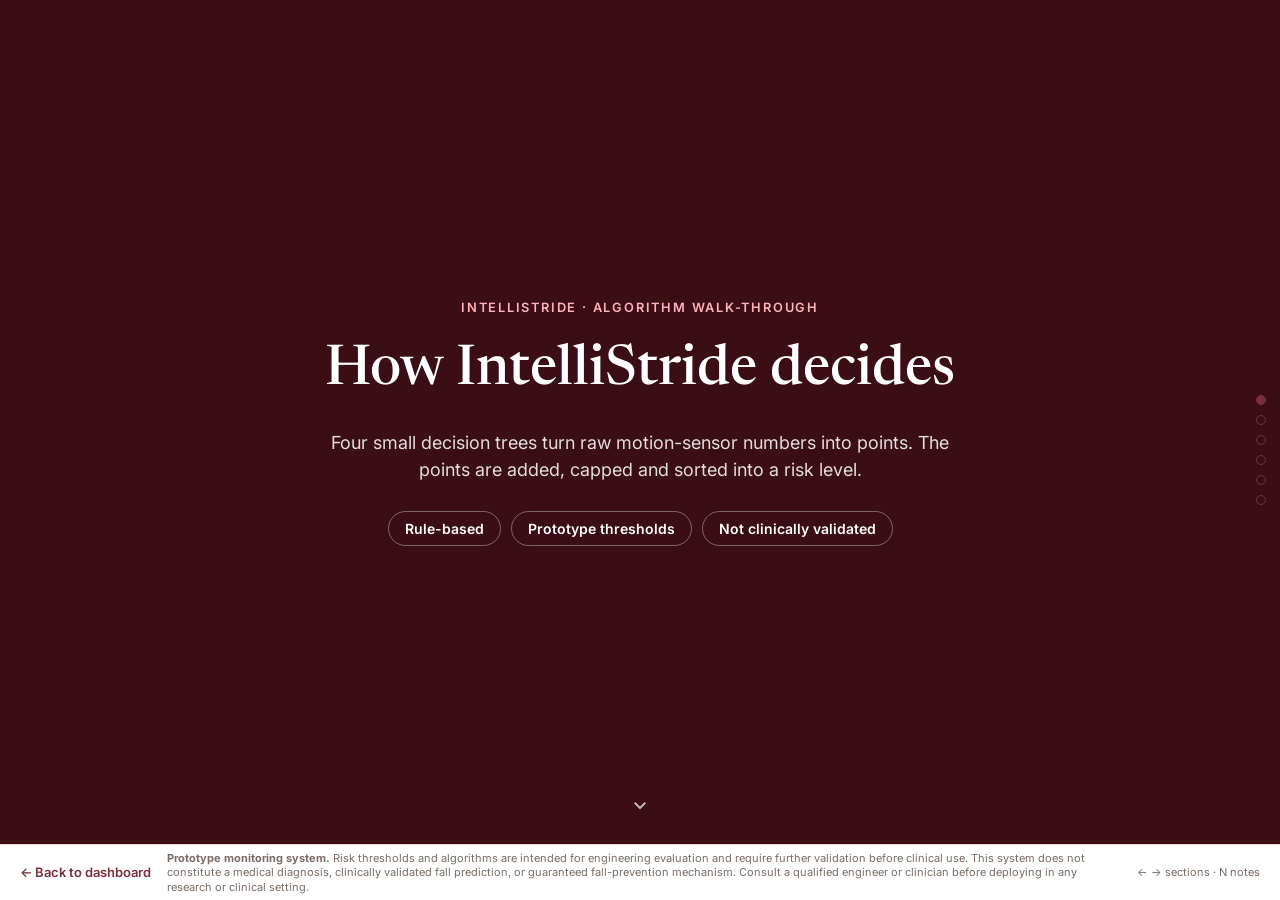
<file: algorithms.html>
<!DOCTYPE html>
<html lang="en">
<head>
  <meta charset="UTF-8" />
  <meta name="viewport" content="width=device-width, initial-scale=1.0" />
  <title>How IntelliStride Decides — Algorithm Diagrams</title>
  <meta name="description" content="The rule-based fall-risk algorithm used by the IntelliStride prototype, drawn as labelled decision trees. Prototype thresholds, not clinically validated." />
  <link rel="preconnect" href="https://fonts.googleapis.com" />
  <link rel="preconnect" href="https://fonts.gstatic.com" crossorigin />
  <link href="https://fonts.googleapis.com/css2?family=Newsreader:ital,opsz,wght@0,6..72,400;0,6..72,500;0,6..72,600&family=Inter:wght@400;500;600;700&family=JetBrains+Mono:wght@400;500;600;700&display=swap" rel="stylesheet" />
  <link href="https://fonts.googleapis.com/css2?family=Material+Symbols+Outlined:opsz,wght,FILL,GRAD@24,400,0,0&display=swap" rel="stylesheet" />
  <link rel="stylesheet" href="algorithms.css" />
</head>
<body>
  <nav class="dots" id="dots" aria-label="Sections"></nav>

  <main class="deck" id="deck">

    <!-- 0 · HERO -->
    <section class="slide hero" data-note="This is the decision logic behind the prototype's fall-risk score. It is rule-based, built on thresholds we chose; it is not a trained model.">
      <div class="reveal">
        <p class="eyebrow">IntelliStride · Algorithm walk-through</p>
        <h1>How IntelliStride decides</h1>
        <p class="lede">Four small decision trees turn raw motion-sensor numbers into points. The points are added, capped and sorted into a risk level.</p>
        <div class="chips">
          <span class="chip">Rule-based</span><span class="chip">Prototype thresholds</span><span class="chip">Not clinically validated</span>
        </div>
      </div>
      <div class="scroll-cue" aria-hidden="true"><span class="material-symbols-outlined">keyboard_arrow_down</span></div>
    </section>

    <!-- 1 · PIPELINE -->
    <section class="slide" data-note="Sensors feed the ESP32, which writes to Firebase. The dashboard listens and runs the scoring in the browser.">
      <div class="slide-inner reveal">
        <h2>Where the algorithm sits</h2>
        <p class="sub">From foot to alert card.</p>
        <div class="pipeline" id="pipeline"></div>
        <p class="waiting" style="border:none;color:var(--low-t);background:rgba(90,154,110,.12);">Active telemetry · 100 Hz sampling rate · Online</p>
      </div>
    </section>

    <!-- 2 · FEATURES -->
    <section class="slide" data-note="Four numbers are computed from the motion sensor stream. Resting, the shoe reads about 1 g.">
      <div class="slide-inner reveal">
        <h2>What we compute</h2>
        <p class="sub">Four features from the MPU6050 stream.</p>
        <div class="features" id="features"></div>
        <p class="baseline"><strong>Normal-walking baseline (prototype):</strong> <code>|a|</code> 0.9–1.3 g · <code>|ω|</code> 0–20 °/s · tilt 0–8° · Δ &lt; 0.40 g</p>
      </div>
    </section>

    <!-- 3 · TREES -->
    <section class="slide" data-note="Each feature has its own small decision tree. Pick a reading and watch the path light up.">
      <div class="slide-inner wide reveal">
        <div class="trees-head">
          <div><h2>Four decision trees</h2><p class="sub">Largest threshold is tested first. Tiers inside one feature do not add up.</p></div>
          <label class="trace">Trace a reading
            <select id="trace-select" aria-label="Trace a reading"></select>
          </label>
        </div>
        <div class="trees" id="trees"></div>
      </div>
    </section>

    <!-- 4 · SCORE -->
    <section class="slide" data-note="Points add up, are capped at 100, then sorted into low, moderate or high, which drives the alert cards.">
      <div class="slide-inner wide reveal">
        <h2>From points to a decision</h2>
        <p class="sub">Add · cap · band, for the traced reading.</p>
        <div class="score-row">
          <div class="sum-chips" id="sum-chips"></div>
          <div class="node big" id="sum-node"><span class="sig">Σ</span><b id="raw-val">0</b><small>max possible raw = 105</small></div>
          <div class="node big" id="cap-node"><span class="sig mono">min(100, raw)</span><b id="score-val">0</b><small>Score is capped at 100</small></div>
          <div class="band-tree" id="band-tree"></div>
        </div>
        <div class="bandbar-wrap">
          <div class="bandbar" id="bandbar"><i class="marker" id="band-marker"></i></div>
          <div class="ticks"><span style="left:0">0</span><span style="left:40%">40</span><span style="left:70%">70</span><span style="left:100%">100</span></div>
        </div>
        <table class="outputs">
          <thead><tr><th>Level</th><th>Risk badge</th><th>Haptic card</th><th>Emergency card</th><th>Event-log action</th></tr></thead>
          <tbody>
            <tr><td>LOW</td><td><span class="pill low">LOW RISK</span></td><td>READY</td><td>SAFE</td><td>None</td></tr>
            <tr><td>MODERATE</td><td><span class="pill mod">MODERATE RISK</span></td><td>WARNING</td><td>WARNING</td><td>Vibration</td></tr>
            <tr><td>HIGH</td><td><span class="pill high">HIGH RISK</span></td><td>ACTIVE</td><td>EMERGENCY</td><td>Emergency Alert</td></tr>
          </tbody>
        </table>
        <p class="cap">Dashboard states. Hardware alert output not yet confirmed.</p>
      </div>
    </section>

    <!-- 5 · NEXT -->
    <section class="slide" data-note="Thresholds are starting estimates. Next step is trials to calibrate them; a trained model only makes sense once we have real data.">
      <div class="slide-inner reveal planned">
        <span class="corner-tag">PLANNED — NOT IMPLEMENTED</span>
        <h2>What comes next</h2>
        <div class="roadmap">
          <div class="stage built"><b>Now</b><span>Rule-based scoring</span><em>Built</em></div>
          <div class="stage"><b>Next</b><span>Calibrate thresholds from controlled walking and staged-fall trials</span></div>
          <div class="stage"><b>Later</b><span>A trained model on windowed IMU + FSR features: random forest or 1D CNN</span><em>Needs real trial data</em></div>
        </div>
        <div class="forest" aria-label="Illustration of three small trees voting">
          <div class="mini"><b>Tree 1</b><span>|a| &gt; ?</span><span>tilt &gt; ?</span><i>stable / at risk</i></div>
          <div class="mini"><b>Tree 2</b><span>|ω| &gt; ?</span><span>heel/toe ratio &gt; ?</span><i>stable / at risk</i></div>
          <div class="mini"><b>Tree 3</b><span>tilt &gt; ?</span><span>|a| &gt; ?</span><i>stable / at risk</i></div>
          <div class="vote">majority vote → class</div>
        </div>
        <p class="cap">Illustration of the idea only. No model has been trained and no dataset has been collected.</p>
        <p class="cap">Data needed: controlled walking trials, staged falls, labelled windows. Deploy option later: TensorFlow Lite Micro on the ESP32.</p>
      </div>
    </section>
  </main>

  <aside class="notes" id="notes" hidden role="note" aria-live="polite"></aside>

  <footer class="foot">
    <a href="index.html" class="back">← Back to dashboard</a>
    <span><strong>Prototype monitoring system.</strong> Risk thresholds and algorithms are intended for engineering evaluation and require further validation before clinical use. This system does not constitute a medical diagnosis, clinically validated fall prediction, or guaranteed fall-prevention mechanism. Consult a qualified engineer or clinician before deploying in any research or clinical setting.</span>
    <span class="keys">← → sections · N notes</span>
  </footer>

  <script type="module" src="algorithms.js?v=3"></script>
</body>
</html>
</file>
<file: styles.css>
/* =============================================
   IntelliStride — Design System CSS
   Theme: Daylight Soft Maroon
   DESIGN.md Compliant
   ============================================= */

/* ---- Fonts ---- */
@import url('https://fonts.googleapis.com/css2?family=Newsreader:ital,opsz,wght@0,6..72,400;0,6..72,500;0,6..72,600;1,6..72,400&family=Inter:wght@400;500;600;700&family=JetBrains+Mono:wght@400;500;600;700&display=swap');

/* ---- CSS Custom Properties (Design Tokens) ---- */
:root {
  /* Colors */
  --color-bg:             #FBF7F5;
  --color-bg-blush:       #F5E9E6;
  --color-surface:        #FFFFFF;
  --color-surface-blush:  #F8ECE9;
  --color-border:         #EAD9D4;
  --color-primary:        #7a2e3a;
  --color-primary-dark:   #5d1825;
  --color-primary-hover:  #5F2029;
  --color-accent-blush:   #E8C9C2;
  --color-secondary:      #715954;
  --color-secondary-cont: #fcdcd4;
  --color-secondary-dim:  #dec0b9;
  --color-tertiary:       #640d14;
  --color-surface-cont:   #feeae3;
  --color-surface-low:    #fff1ec;

  --color-text-heading:   #2A2321;
  --color-text-body:      #6B5D58;
  --color-text-muted:     #A6968F;
  --color-alert:          #A13B3B;
  --color-waiting:        #C9B8B2;
  --color-on-primary:     #FFFFFF;

  /* Shadows */
  --shadow-card:          0 4px 24px rgba(122, 46, 58, 0.06);
  --shadow-hero:          0 8px 40px rgba(122, 46, 58, 0.10);
  --shadow-btn-hover:     0 6px 20px rgba(122, 46, 58, 0.18);
  --shadow-btn:           0 4px 20px rgba(122, 46, 58, 0.15);

  /* Typography */
  --font-serif:     'Newsreader', Georgia, serif;
  --font-sans:      'Inter', -apple-system, sans-serif;
  --font-mono:      'JetBrains Mono', ui-monospace, monospace;

  /* Spacing (4px scale) */
  --sp-1:  4px;
  --sp-2:  8px;
  --sp-3:  12px;
  --sp-4:  16px;
  --sp-6:  24px;
  --sp-8:  32px;
  --sp-12: 48px;
  --sp-16: 64px;
  --sp-24: 96px;

  /* Radii */
  --r-sm:   4px;
  --r-md:   12px;
  --r-lg:   20px;
  --r-pill: 999px;

  /* Layout */
  --max-w: 1120px;
  --nav-h: 72px;
}

/* ---- Reset ---- */
*, *::before, *::after { box-sizing: border-box; }
html, body { margin: 0; padding: 0; }
body {
  background: var(--color-bg);
  font-family: var(--font-sans);
  font-size: 1rem;
  line-height: 1.5;
  color: var(--color-text-heading);
  -webkit-font-smoothing: antialiased;
  overscroll-behavior: none;
}
a { text-decoration: none; color: inherit; }
button { cursor: pointer; border: none; background: none; font-family: inherit; }
img, svg { display: block; }
::-webkit-scrollbar { width: 6px; height: 6px; }
::-webkit-scrollbar-track { background: var(--color-bg); }
::-webkit-scrollbar-thumb { background: var(--color-border); border-radius: var(--r-pill); }

/* =============================================
   TYPOGRAPHY UTILITIES
   ============================================= */
.wordmark {
  font-family: var(--font-serif);
  font-size: 1.5rem;
  font-weight: 600;
  letter-spacing: -0.01em;
  color: var(--color-primary);
  line-height: 1;
}
.wordmark.sm { font-size: 1.125rem; }

.label-text {
  font-family: var(--font-sans);
  font-size: 0.75rem;
  font-weight: 600;
  letter-spacing: 0.08em;
  line-height: 1rem;
}
.caption-text {
  font-family: var(--font-sans);
  font-size: 0.6875rem;
  font-weight: 500;
  letter-spacing: 0.05em;
  line-height: 0.875rem;
}
.body-text { color: var(--color-text-body); font-size: 1rem; }
.upper { text-transform: uppercase; }
.block { display: block; }

/* Mono variants */
.mono-readout-hero {
  font-family: var(--font-mono);
  font-size: 3.5rem;
  font-weight: 600;
  line-height: 4rem;
}
.mono-md {
  font-family: var(--font-mono);
  font-size: 1.75rem;
  font-weight: 600;
  line-height: 2.25rem;
}
.mono-sm {
  font-family: var(--font-mono);
  font-size: 1rem;
  font-weight: 500;
  line-height: 1.5rem;
}
.mono-hero { font-family: var(--font-mono); font-size: 2rem; font-weight: 700; }

/* Color utilities */
.primary-text    { color: var(--color-primary); }
.heading-text    { color: var(--color-text-heading); }
.body-text-c     { color: var(--color-text-body); }
.muted-text      { color: var(--color-text-muted); }
.secondary-text  { color: var(--color-secondary); }
.blush-text      { color: var(--color-secondary-dim); }
.white-text      { color: var(--color-on-primary); }
.alert-text      { color: var(--color-alert); }
.waiting-text    { color: var(--color-waiting); }
.primary-icon    { color: var(--color-primary) !important; }
.secondary-icon  { color: var(--color-secondary) !important; }

/* =============================================
   LAYOUT UTILITIES
   ============================================= */
.container {
  max-width: var(--max-w);
  margin: 0 auto;
  padding: 0 var(--sp-6);
}
.hide-sm { display: none; }
@media (min-width: 640px) { .hide-sm { display: inline; } }

/* =============================================
   COMMON COMPONENTS
   ============================================= */

/* --- Pulse Dot --- */
.pulse-dot {
  display: inline-block;
  width: 8px;
  height: 8px;
  border-radius: 50%;
  background: var(--color-primary);
  animation: pulse-opacity 2s ease-in-out infinite;
  flex-shrink: 0;
}
.pulse-dot.sm { width: 6px; height: 6px; }
@keyframes pulse-opacity {
  0%, 100% { opacity: 0.5; }
  50% { opacity: 1; }
}

/* Ping variant */
.pulse-dot.pulse-ping {
  animation: none;
  position: relative;
}
.ping-wrap { position: relative; display: inline-flex; align-items: center; justify-content: center; width: 10px; height: 10px; }
.ping-anim {
  position: absolute;
  width: 100%; height: 100%;
  border-radius: 50%;
  background: var(--color-on-primary);
  opacity: 0;
  animation: ping 1.5s ease-out infinite;
}
.ping-core {
  position: relative;
  width: 6px; height: 6px;
  border-radius: 50%;
  background: var(--color-on-primary);
}
@keyframes ping {
  0% { transform: scale(0.8); opacity: 0.8; }
  100% { transform: scale(2.5); opacity: 0; }
}

/* --- Buttons --- */
.btn-primary {
  display: inline-flex;
  align-items: center;
  gap: var(--sp-2);
  background: var(--color-primary);
  color: var(--color-on-primary);
  font-family: var(--font-sans);
  font-size: 0.75rem;
  font-weight: 600;
  letter-spacing: 0.08em;
  text-transform: uppercase;
  padding: var(--sp-3) var(--sp-6);
  border-radius: var(--r-pill);
  box-shadow: var(--shadow-btn);
  transition: background 200ms ease, transform 200ms ease, box-shadow 200ms ease;
}
.btn-primary:hover {
  background: var(--color-primary-hover);
  transform: scale(1.02);
  box-shadow: var(--shadow-btn-hover);
}
.btn-primary.btn-lg { font-size: 0.8125rem; padding: var(--sp-4) var(--sp-8); }
.btn-primary.sm { font-size: 0.6875rem; padding: var(--sp-2) var(--sp-4); }

.btn-ghost {
  display: inline-flex;
  align-items: center;
  gap: var(--sp-2);
  background: var(--color-surface-blush);
  color: var(--color-primary);
  font-family: var(--font-sans);
  font-size: 0.75rem;
  font-weight: 600;
  letter-spacing: 0.08em;
  text-transform: uppercase;
  padding: var(--sp-3) var(--sp-6);
  border-radius: var(--r-pill);
  border: 1px solid var(--color-border);
  transition: background 200ms ease, transform 200ms ease;
}
.btn-ghost:hover { background: var(--color-bg-blush); transform: scale(1.01); }
.btn-ghost.btn-lg { font-size: 0.8125rem; padding: var(--sp-4) var(--sp-8); }
.btn-ghost.sm { font-size: 0.6875rem; padding: var(--sp-2) var(--sp-4); }
.btn-ghost.muted-btn { color: var(--color-text-muted); }

/* --- Material Symbols --- */
.material-symbols-outlined {
  font-family: 'Material Symbols Outlined';
  font-size: 1.25rem;
  line-height: 1;
  vertical-align: middle;
}
.sm-icon { font-size: 1rem !important; }

/* --- Badges / Pills --- */
.badge-pill {
  font-family: var(--font-sans);
  font-size: 0.625rem;
  font-weight: 600;
  letter-spacing: 0.06em;
  text-transform: uppercase;
  padding: 3px 10px;
  border-radius: var(--r-pill);
}
.badge-pill.secondary { background: var(--color-secondary-cont); color: var(--color-secondary); }
.badge-pill.blush-badge { background: var(--color-surface-blush); color: var(--color-primary); }
.badge-sm {
  font-family: var(--font-sans); font-size: 0.6rem; font-weight: 600;
  letter-spacing: 0.06em; text-transform: uppercase;
  padding: 2px 8px; border-radius: var(--r-pill);
  background: var(--color-surface-blush); color: var(--color-primary);
}
.badge-waiting {
  font-family: var(--font-sans); font-size: 0.6rem; font-weight: 600;
  letter-spacing: 0.06em; text-transform: uppercase;
  padding: 2px 8px; border-radius: var(--r-pill);
  background: var(--color-bg); color: var(--color-waiting);
}

/* Small dot helpers */
.w-dot {
  display: inline-block; width: 6px; height: 6px; border-radius: 50%;
  background: var(--color-primary); margin: 0 4px;
}
.w-dot.blush { background: var(--color-secondary-dim); }

/* =============================================
   NAVIGATION
   ============================================= */
#site-header {
  position: fixed;
  top: 0; left: 0; right: 0;
  height: var(--nav-h);
  background: rgba(255,248,246,0.88);
  backdrop-filter: blur(20px);
  box-shadow: var(--shadow-card);
  z-index: 100;
  transition: box-shadow 200ms;
}
.nav-inner {
  max-width: var(--max-w);
  margin: 0 auto;
  height: 100%;
  padding: 0 var(--sp-6);
  display: flex;
  align-items: center;
  justify-content: space-between;
  gap: var(--sp-4);
}
.nav-left { display: flex; align-items: center; gap: var(--sp-8); }
.wordmark-link { display: flex; align-items: center; gap: var(--sp-3); }
.logo-mark { width: 32px; height: 32px; }
.logo-mark.sm { width: 24px; height: 24px; }

.desktop-nav { display: none; gap: var(--sp-1); align-items: center; }
@media (min-width: 960px) { .desktop-nav { display: flex; } }

.nav-link {
  font-family: var(--font-sans);
  font-size: 0.75rem;
  font-weight: 600;
  letter-spacing: 0.08em;
  text-transform: uppercase;
  color: var(--color-text-muted);
  padding: var(--sp-2) var(--sp-4);
  border-radius: var(--r-pill);
  transition: background 150ms, color 150ms;
}
.nav-link:hover { background: var(--color-bg-blush); color: var(--color-primary); }
.nav-link.active { background: var(--color-secondary-cont); color: var(--color-secondary); font-weight: 600; }

.nav-right { display: flex; align-items: center; gap: var(--sp-4); }

.live-badge {
  display: none;
  align-items: center;
  gap: var(--sp-2);
  background: var(--color-surface-blush);
  padding: var(--sp-2) var(--sp-4);
  border-radius: var(--r-pill);
  font-family: var(--font-sans);
  font-size: 0.75rem;
  font-weight: 600;
  letter-spacing: 0.06em;
  color: var(--color-primary);
}
@media (min-width: 1100px) { .live-badge { display: flex; } }

.user-chip { display: none; align-items: center; gap: var(--sp-3); }
@media (min-width: 640px) { .user-chip { display: flex; } }
.user-chip.sm { display: flex; }

.avatar-wrap { width: 32px; height: 32px; border-radius: 50%; overflow: hidden; box-shadow: 0 2px 8px rgba(122,46,58,0.12); }
.avatar-wrap.sm { width: 28px; height: 28px; }
.avatar-svg { width: 100%; height: 100%; }
.user-info { display: flex; flex-direction: column; }
.user-name { font-family: var(--font-sans); font-size: 0.75rem; font-weight: 600; color: var(--color-text-heading); line-height: 1.1; }
.user-role { font-family: var(--font-sans); font-size: 0.6rem; color: var(--color-text-muted); line-height: 1.1; }

.mobile-menu-btn { display: flex; align-items: center; color: var(--color-text-heading); padding: var(--sp-2); }
@media (min-width: 960px) { .mobile-menu-btn { display: none; } }

/* Mobile Nav */
.mobile-nav {
  display: none;
  flex-direction: column;
  padding: var(--sp-3) var(--sp-6) var(--sp-4);
  background: rgba(255,248,246,0.96);
  border-top: 1px solid var(--color-border);
}
.mobile-nav.open { display: flex; }
.mobile-nav-link {
  font-family: var(--font-sans);
  font-size: 0.875rem;
  font-weight: 600;
  color: var(--color-text-heading);
  padding: var(--sp-3) 0;
  border-bottom: 1px solid var(--color-border);
  display: block;
}
.mobile-nav-link:last-child { border-bottom: none; }

/* =============================================
   VIEW MANAGEMENT
   ============================================= */
.view { display: none; }
.view.active { display: block; }
#view-dashboard.active { display: flex; }

/* =============================================
   LANDING PAGE
   ============================================= */

/* --- Hero --- */
.hero-section {
  position: relative;
  padding-top: calc(var(--nav-h) + var(--sp-12));
  padding-bottom: var(--sp-24);
  overflow: hidden;
}
.hero-bg-blob {
  position: absolute;
  border-radius: 50%;
  filter: blur(80px);
  opacity: 0.45;
  pointer-events: none;
}
.blob-1 {
  width: 600px; height: 600px;
  background: radial-gradient(circle, #fcdcd4, #F8ECE9);
  top: -100px; right: -200px;
}
.blob-2 {
  width: 400px; height: 400px;
  background: radial-gradient(circle, #ffdadc, #F5E9E6);
  bottom: 0; left: -100px;
}
.hero-section .container {
  display: flex;
  flex-direction: column;
  align-items: center;
  text-align: center;
  position: relative;
  z-index: 1;
}

.hero-eyebrow {
  display: inline-flex;
  align-items: center;
  gap: var(--sp-2);
  background: var(--color-surface-blush);
  padding: var(--sp-2) var(--sp-4);
  border-radius: var(--r-pill);
  box-shadow: var(--shadow-card);
  margin-bottom: var(--sp-6);
  font-family: var(--font-sans);
  font-size: 0.75rem;
  font-weight: 600;
  letter-spacing: 0.08em;
  text-transform: uppercase;
  color: var(--color-primary);
}

.hero-headline {
  font-family: var(--font-serif);
  font-size: clamp(2.5rem, 6vw, 4.5rem);
  font-weight: 500;
  line-height: 1.08;
  letter-spacing: -0.01em;
  color: var(--color-text-heading);
  max-width: 900px;
  margin: 0 0 var(--sp-6);
}
.hero-headline em {
  font-style: italic;
  color: var(--color-primary);
}

.hero-subhead {
  font-family: var(--font-sans);
  font-size: 1.125rem;
  line-height: 1.75rem;
  color: var(--color-text-body);
  max-width: 640px;
  margin: 0 0 var(--sp-8);
}

.hero-ctas {
  display: flex;
  flex-wrap: wrap;
  gap: var(--sp-4);
  justify-content: center;
  margin-bottom: var(--sp-12);
}

/* Hero Dashboard Card */
.hero-dashboard-card {
  width: 100%;
  background: var(--color-surface);
  border-radius: var(--r-lg);
  box-shadow: var(--shadow-hero);
  padding: var(--sp-6);
  text-align: left;
}
@media (min-width: 768px) { .hero-dashboard-card { padding: var(--sp-8); } }

.hdc-header {
  display: flex;
  flex-wrap: wrap;
  align-items: center;
  justify-content: space-between;
  gap: var(--sp-4);
  background: rgba(255,241,236,0.6);
  border-radius: var(--r-md);
  padding: var(--sp-3) var(--sp-4);
  margin-bottom: var(--sp-6);
}
.hdc-status { display: flex; align-items: center; gap: var(--sp-2); flex-wrap: wrap; }
.hdc-meta { display: flex; align-items: center; gap: var(--sp-4); }
.hdc-meta-item { display: flex; align-items: center; gap: var(--sp-1); }

.hdc-body {
  display: grid;
  grid-template-columns: 1fr;
  gap: var(--sp-6);
}
@media (min-width: 900px) {
  .hdc-body { grid-template-columns: auto 1fr auto; }
}

/* Plantar heatmap */
.hdc-plantar { display: flex; flex-direction: column; gap: var(--sp-4); }
.hdc-panel-label { display: flex; align-items: center; justify-content: space-between; }
.foot-pair { display: flex; gap: var(--sp-6); justify-content: center; }
.foot-col { display: flex; flex-direction: column; align-items: center; gap: var(--sp-2); }
.foot-svg { filter: drop-shadow(0 2px 8px rgba(122,46,58,0.08)); transition: transform 300ms; }
.foot-svg:hover { transform: scale(1.04); }
.pressure-callouts { display: grid; grid-template-columns: repeat(3, 1fr); gap: var(--sp-1); background: var(--color-surface); border-radius: var(--r-md); padding: var(--sp-3); text-align: center; }

/* Kinematics chart */
.hdc-kinematics { display: flex; flex-direction: column; }
.kin-header { display: flex; align-items: center; justify-content: space-between; margin-bottom: var(--sp-3); flex-wrap: wrap; gap: var(--sp-2); }
.chart-legend { display: flex; align-items: center; gap: var(--sp-4); }
.legend-item { display: flex; align-items: center; gap: var(--sp-2); font-size: 0.6875rem; color: var(--color-text-body); }
.legend-dot { width: 10px; height: 4px; border-radius: var(--r-pill); display: inline-block; }
.chart-wrap { background: var(--color-surface); border-radius: var(--r-md); padding: var(--sp-4); box-shadow: inset 0 2px 8px rgba(122,46,58,0.04); }
.kin-chart { width: 100%; height: 160px; }
.chart-phases { display: flex; justify-content: space-between; font-size: 0.6rem; color: var(--color-text-muted); margin-top: var(--sp-2); letter-spacing: 0.04em; }
.scanner-ping { animation: scanner-pulse 2s ease-in-out infinite; }
@keyframes scanner-pulse { 0%,100%{opacity:0.3;r:4} 50%{opacity:0.8;r:7} }

/* Metrics stack */
.hdc-metrics { display: flex; flex-direction: column; gap: var(--sp-3); }
.metric-card { padding: var(--sp-4); border-radius: var(--r-lg); }
.metric-card.blush { background: rgba(245,233,230,0.6); }
.metric-card.white { background: var(--color-surface); box-shadow: var(--shadow-card); }
.metric-value-row { display: flex; align-items: baseline; gap: var(--sp-2); margin: var(--sp-2) 0; }
.mini-bar-track { width: 100%; height: 6px; background: var(--color-surface-cont); border-radius: var(--r-pill); overflow: hidden; margin-top: var(--sp-2); }
.mini-bar { height: 100%; background: var(--color-primary); border-radius: var(--r-pill); transition: width 600ms; }

/* --- Trust Bar --- */
.trust-bar {
  padding: var(--sp-6) 0;
  background: rgba(255,241,236,0.5);
  border-top: 1px solid var(--color-border);
  border-bottom: 1px solid var(--color-border);
}
.trust-label { text-align: center; display: block; margin-bottom: var(--sp-4); }
.trust-logos { display: grid; grid-template-columns: repeat(2, 1fr); gap: var(--sp-4); text-align: center; }
@media (min-width: 768px) { .trust-logos { grid-template-columns: repeat(4, 1fr); } }
.trust-logo {
  font-family: var(--font-mono);
  font-size: 0.75rem;
  font-weight: 600;
  color: var(--color-text-heading);
  opacity: 0.65;
  padding: var(--sp-3);
  transition: opacity 200ms;
}
.trust-logo:hover { opacity: 1; }

/* --- Features Section --- */
.features-section { padding: var(--sp-24) 0; }
.section-header { margin-bottom: var(--sp-12); }
.section-header.center { text-align: center; max-width: 640px; margin-left: auto; margin-right: auto; }
.section-header.two-col { display: flex; flex-direction: column; gap: var(--sp-6); }
@media (min-width: 768px) {
  .section-header.two-col { flex-direction: row; align-items: flex-end; justify-content: space-between; }
  .section-header.two-col > p { max-width: 380px; }
}
.eyebrow-label {
  display: block;
  font-family: var(--font-sans);
  font-size: 0.75rem;
  font-weight: 600;
  letter-spacing: 0.12em;
  text-transform: uppercase;
  color: var(--color-primary);
  margin-bottom: var(--sp-2);
}
.section-heading {
  font-family: var(--font-serif);
  font-size: 2rem;
  font-weight: 500;
  line-height: 1.25;
  color: var(--color-text-heading);
  margin: 0;
}
.section-body { font-size: 1rem; color: var(--color-text-body); margin: 0; }

.feature-cards { display: grid; grid-template-columns: 1fr; gap: var(--sp-6); }
@media (min-width: 768px) { .feature-cards { grid-template-columns: repeat(3, 1fr); } }

.feature-card {
  background: var(--color-surface);
  border-radius: var(--r-lg);
  padding: var(--sp-8);
  box-shadow: var(--shadow-card);
  display: flex;
  flex-direction: column;
  gap: var(--sp-4);
  transition: box-shadow 250ms, transform 250ms;
}
.feature-card:hover { box-shadow: 0 8px 32px rgba(122,46,58,0.12); transform: translateY(-2px); }
.feature-icon {
  width: 48px; height: 48px;
  border-radius: var(--r-pill);
  background: var(--color-surface-blush);
  display: flex; align-items: center; justify-content: center;
  color: var(--color-primary);
  font-size: 1.5rem;
  transition: transform 200ms;
}
.feature-card:hover .feature-icon { transform: scale(1.1); }
.feature-card h3 { font-family: var(--font-mono); font-size: 1.125rem; font-weight: 600; color: var(--color-text-heading); margin: 0; }
.feature-card p { font-size: 0.9375rem; color: var(--color-text-body); margin: 0; line-height: 1.6; flex: 1; }
.feature-stat { background: var(--color-bg); border-radius: var(--r-md); padding: var(--sp-3); margin-top: auto; }

/* --- How It Works --- */
.how-section { padding: var(--sp-24) 0; background: rgba(255,241,236,0.4); }
.steps-grid { display: grid; grid-template-columns: 1fr; gap: var(--sp-4); }
@media (min-width: 768px) { .steps-grid { grid-template-columns: repeat(4, 1fr); } }
.step-card {
  background: var(--color-surface);
  border-radius: var(--r-lg);
  padding: var(--sp-8);
  box-shadow: var(--shadow-card);
  display: flex; flex-direction: column; justify-content: space-between;
  transition: box-shadow 250ms;
}
.step-card:hover { box-shadow: 0 8px 32px rgba(122,46,58,0.1); }
.step-num { font-family: var(--font-mono); font-size: 1.75rem; font-weight: 700; color: var(--color-border); display: block; margin-bottom: var(--sp-4); }
.step-card h4 { font-family: var(--font-mono); font-size: 0.9375rem; font-weight: 600; color: var(--color-text-heading); margin: 0 0 var(--sp-3); }
.step-card p { font-size: 0.875rem; color: var(--color-text-body); line-height: 1.55; margin: 0 0 var(--sp-4); flex: 1; }
.step-badge {
  display: flex; align-items: center; gap: var(--sp-2);
  font-family: var(--font-sans); font-size: 0.6875rem; font-weight: 600;
  color: var(--color-primary); letter-spacing: 0.04em;
}

/* --- Comparison --- */
.comparison-section { padding: var(--sp-24) 0; }
.table-card { background: var(--color-surface); border-radius: var(--r-lg); box-shadow: var(--shadow-card); overflow: hidden; }
.table-scroll { overflow-x: auto; }
.compare-table { width: 100%; border-collapse: collapse; }
.compare-table thead tr { background: rgba(255,241,236,0.8); }
.compare-table th {
  padding: var(--sp-4) var(--sp-6);
  font-family: var(--font-sans); font-size: 0.75rem; font-weight: 600;
  letter-spacing: 0.08em; text-transform: uppercase; color: var(--color-text-heading);
  text-align: left; white-space: nowrap;
}
.compare-table th.col-is { color: var(--color-primary); background: var(--color-surface-blush); }
.compare-table td { padding: var(--sp-4) var(--sp-6); font-size: 0.9375rem; color: var(--color-text-body); border-top: 1px solid rgba(234,217,212,0.6); }
.compare-table td.row-label { font-weight: 500; color: var(--color-text-heading); }
.compare-table td.col-is { background: rgba(248,236,233,0.3); }

/* --- CTA Band --- */
.cta-band { background: var(--color-bg-blush); padding: var(--sp-24) 0; }
.cta-inner { text-align: center; display: flex; flex-direction: column; align-items: center; }
.cta-heading { max-width: 700px; font-size: clamp(1.5rem, 4vw, 2.5rem); margin-bottom: var(--sp-4); }
.cta-body { font-size: 1.125rem; color: var(--color-text-body); max-width: 480px; margin-bottom: var(--sp-8); }
.cta-form {
  max-width: 440px; width: 100%;
  background: var(--color-surface);
  padding: var(--sp-2);
  border-radius: var(--r-pill);
  box-shadow: var(--shadow-hero);
  display: flex; flex-wrap: wrap; gap: var(--sp-2);
  margin-bottom: var(--sp-4);
}
.cta-input {
  flex: 1; min-width: 180px;
  background: transparent;
  border: none; outline: none;
  padding: var(--sp-2) var(--sp-4);
  font-family: var(--font-sans); font-size: 0.9375rem;
  color: var(--color-text-heading);
}
.cta-input::placeholder { color: var(--color-text-muted); }
.cta-trust {
  display: flex; flex-wrap: wrap; justify-content: center; gap: var(--sp-6);
  font-size: 0.6875rem; color: var(--color-text-muted);
}
.cta-trust span { display: flex; align-items: center; gap: var(--sp-1); }

/* --- Footer --- */
.site-footer { background: rgba(255,241,236,0.5); border-top: 1px solid var(--color-border); }
.footer-grid { padding: var(--sp-12) var(--sp-6); display: grid; grid-template-columns: 1fr; gap: var(--sp-8); max-width: var(--max-w); margin: 0 auto; }
@media (min-width: 768px) { .footer-grid { grid-template-columns: 2fr 1fr 1fr; } }
.footer-brand { display: flex; flex-direction: column; gap: var(--sp-4); }
.footer-wordmark { display: flex; align-items: center; gap: var(--sp-2); }
.footer-brand p { font-size: 0.9375rem; color: var(--color-text-body); line-height: 1.6; max-width: 360px; }
.fda-notice { background: var(--color-surface-blush); border-radius: var(--r-md); padding: var(--sp-3); font-size: 0.6875rem; color: var(--color-secondary); line-height: 1.5; max-width: 360px; }
.footer-col { display: flex; flex-direction: column; gap: var(--sp-3); }
.footer-col-title { font-family: var(--font-sans); font-size: 0.75rem; font-weight: 600; letter-spacing: 0.08em; text-transform: uppercase; color: var(--color-text-heading); margin-bottom: var(--sp-1); }
.footer-link { font-size: 0.9375rem; color: var(--color-text-body); transition: color 150ms; }
.footer-link:hover { color: var(--color-primary); }
.footer-bottom {
  max-width: var(--max-w); margin: 0 auto;
  padding: var(--sp-4) var(--sp-6);
  border-top: 1px solid var(--color-border);
  display: flex; flex-wrap: wrap; align-items: center; justify-content: space-between; gap: var(--sp-4);
  font-size: 0.6875rem; color: var(--color-text-muted);
}
.footer-certs { display: flex; gap: var(--sp-6); }

/* =============================================
   SCROLL ANIMATIONS
   ============================================= */
.fade-in-up {
  opacity: 0;
  transform: translateY(20px);
  transition: opacity 600ms ease-out, transform 600ms ease-out;
}
.fade-in-up.visible { opacity: 1; transform: translateY(0); }
.delay-1 { transition-delay: 80ms; }
.delay-2 { transition-delay: 160ms; }
.delay-3 { transition-delay: 240ms; }
.delay-4 { transition-delay: 320ms; }

.observe {
  opacity: 0;
  transform: translateY(24px);
  transition: opacity 600ms ease-out, transform 600ms ease-out;
}
.observe.visible { opacity: 1; transform: translateY(0); }

/* =============================================
   DASHBOARD VIEW
   ============================================= */
#view-dashboard {
  height: 100vh;
  padding-top: var(--nav-h);
  overflow: hidden;
}

.dashboard-layout {
  display: flex;
  height: 100%;
  width: 100%;
}

/* Sidebar */
.dash-sidebar {
  width: 264px;
  flex-shrink: 0;
  background: var(--color-surface-blush);
  box-shadow: var(--shadow-card);
  display: flex;
  flex-direction: column;
  justify-content: space-between;
  padding: var(--sp-6) var(--sp-4);
  overflow-y: auto;
  z-index: 10;
}
.sidebar-top { display: flex; flex-direction: column; gap: var(--sp-6); }
.sidebar-wordmark { display: flex; align-items: center; gap: var(--sp-2); padding: var(--sp-1); }

.sidebar-nav { display: flex; flex-direction: column; gap: 2px; }
.sidebar-link {
  display: flex; align-items: center; gap: var(--sp-3);
  padding: var(--sp-3) var(--sp-4);
  border-radius: var(--r-pill);
  font-family: var(--font-sans); font-size: 0.8125rem; font-weight: 500;
  color: var(--color-text-body);
  transition: background 150ms, color 150ms;
}
.sidebar-link:hover { background: var(--color-bg); color: var(--color-primary); }
.sidebar-link.active { background: var(--color-primary); color: var(--color-on-primary); font-weight: 600; box-shadow: 0 4px 16px rgba(122,46,58,0.12); }
.sidebar-link .material-symbols-outlined { font-size: 1.125rem; }

.sidebar-hub-card {
  background: var(--color-surface);
  border-radius: var(--r-lg);
  padding: var(--sp-4);
  box-shadow: var(--shadow-card);
}
.hub-status { display: flex; align-items: center; gap: var(--sp-2); margin-bottom: var(--sp-2); }

/* Dash Content */
.dash-content { flex: 1; display: flex; flex-direction: column; overflow: hidden; }

.dash-topbar {
  height: 56px;
  background: rgba(255,248,246,0.9);
  backdrop-filter: blur(12px);
  box-shadow: var(--shadow-card);
  display: flex; align-items: center; justify-content: space-between;
  padding: 0 var(--sp-6);
  flex-shrink: 0;
}
.dash-topbar-left { display: flex; align-items: center; gap: var(--sp-4); }
.dash-topbar-right { display: flex; align-items: center; gap: var(--sp-4); }
.dash-connected-pill { display: flex; align-items: center; gap: var(--sp-2); background: var(--color-surface-blush); padding: var(--sp-2) var(--sp-4); border-radius: var(--r-pill); }
.dash-latency { display: flex; align-items: center; gap: var(--sp-1); }

.dash-scroll {
  flex: 1;
  overflow-y: auto;
  padding: var(--sp-4) var(--sp-6) var(--sp-8);
  background: var(--color-bg);
  display: flex; flex-direction: column; gap: var(--sp-4);
}

/* --- Control Bar --- */
.dash-control-bar {
  background: var(--color-surface);
  border-radius: var(--r-lg);
  padding: var(--sp-4) var(--sp-6);
  box-shadow: var(--shadow-card);
  display: flex; flex-wrap: wrap; align-items: center; justify-content: space-between; gap: var(--sp-4);
}
.control-left { display: flex; flex-wrap: wrap; align-items: center; gap: var(--sp-4); }
.control-right { display: flex; flex-wrap: wrap; align-items: center; gap: var(--sp-4); }
.subject-chip { display: flex; align-items: center; gap: var(--sp-3); background: var(--color-surface-blush); padding: var(--sp-2) var(--sp-4); border-radius: var(--r-md); }
.subject-chip > div { display: flex; flex-direction: column; gap: 2px; }

.live-streaming-pill {
  display: flex; align-items: center; gap: var(--sp-2);
  background: var(--color-primary);
  padding: var(--sp-2) var(--sp-4);
  border-radius: var(--r-pill);
  box-shadow: 0 4px 16px rgba(122,46,58,0.2);
}
.session-timer-wrap { display: flex; align-items: center; gap: var(--sp-2); background: var(--color-bg); padding: var(--sp-2) var(--sp-4); border-radius: var(--r-md); }
.action-btns { display: flex; align-items: center; gap: var(--sp-2); }

/* --- Tier 1 Band --- */
.tier1-band {
  background: var(--color-surface);
  border-radius: var(--r-lg);
  box-shadow: var(--shadow-hero);
  padding: var(--sp-8);
  display: flex; flex-direction: column; gap: var(--sp-6);
}
.tier1-top { display: flex; flex-wrap: wrap; gap: var(--sp-8); align-items: flex-start; }

.cadence-hero { display: flex; flex-direction: column; gap: var(--sp-2); min-width: 200px; }
.cadence-label-row { display: flex; align-items: center; gap: var(--sp-2); }
.cadence-value-row { display: flex; align-items: baseline; gap: var(--sp-3); }
.cadence-sparkline { display: flex; align-items: center; gap: var(--sp-3); }
.sparkline-svg { width: 80px; height: 24px; }

.companion-metrics { flex: 1; display: grid; grid-template-columns: repeat(auto-fit, minmax(140px, 1fr)); gap: var(--sp-4); }
.companion-card { background: rgba(248,236,233,0.6); padding: var(--sp-4); border-radius: var(--r-lg); display: flex; flex-direction: column; gap: var(--sp-2); }
.comp-header { display: flex; align-items: center; justify-content: space-between; }
.comp-footer { display: flex; justify-content: space-between; font-size: 0.6875rem; color: var(--color-text-body); }

/* Bilateral bar */
.bilateral-bar-section { display: flex; flex-direction: column; gap: var(--sp-2); padding-top: var(--sp-4); border-top: 1px solid var(--color-border); }
.bilateral-labels { display: flex; align-items: center; justify-content: space-between; font-family: var(--font-sans); font-size: 0.75rem; font-weight: 600; color: var(--color-text-heading); }
.bilateral-track { width: 100%; height: 12px; background: var(--color-bg-blush); border-radius: var(--r-pill); overflow: hidden; display: flex; padding: 2px; gap: 0; }
.bilateral-fill { height: 100%; transition: width 300ms ease; }
.bilateral-fill.left { background: var(--color-primary); border-radius: var(--r-pill) 0 0 var(--r-pill); }
.bilateral-fill.right { background: var(--color-secondary-dim); border-radius: 0 var(--r-pill) var(--r-pill) 0; }
.bilateral-sublabels { display: flex; justify-content: space-between; font-size: 0.6rem; color: var(--color-text-muted); }

/* --- Tier 2 --- */
.tier2-grid { display: grid; grid-template-columns: 1fr; gap: var(--sp-4); }
@media (min-width: 1100px) { .tier2-grid { grid-template-columns: 7fr 5fr; } }

.t2-panel { background: var(--color-surface); border-radius: var(--r-lg); padding: var(--sp-6) var(--sp-8); box-shadow: var(--shadow-card); display: flex; flex-direction: column; gap: var(--sp-4); }
.t2-panel-header { display: flex; align-items: flex-start; justify-content: space-between; gap: var(--sp-4); }
.t2-panel-title { font-family: var(--font-serif); font-size: 1.25rem; font-weight: 500; color: var(--color-text-heading); margin: 0; }

/* Dual insole */
.dual-insole-view { background: var(--color-bg); border-radius: var(--r-lg); padding: var(--sp-6); display: flex; flex-direction: column; gap: var(--sp-6); align-items: center; }
@media (min-width: 640px) { .dual-insole-view { flex-direction: row; justify-content: space-around; } }
.insole-col { display: flex; flex-direction: column; align-items: center; gap: var(--sp-3); }
.insole-svg-wrap { position: relative; }
.insole-svg { width: 130px; height: 260px; filter: drop-shadow(0 4px 16px rgba(122,46,58,0.08)); }
.kpa-tag { position: absolute; background: var(--color-surface); padding: 2px 8px; border-radius: var(--r-pill); box-shadow: 0 2px 8px rgba(122,46,58,0.1); font-family: var(--font-mono); font-size: 0.6875rem; font-weight: 600; color: var(--color-primary); }
.kpa-tag.bottom { bottom: 16px; left: 50%; transform: translateX(-50%); }
.kpa-tag.top-left { top: 24px; left: 16px; }
.kpa-tag.top-right { top: 24px; right: 16px; }
.insole-footer { display: flex; gap: var(--sp-3); font-size: 0.6875rem; color: var(--color-text-body); }

.insole-legend { display: flex; flex-wrap: wrap; align-items: center; justify-content: space-between; gap: var(--sp-4); padding-top: var(--sp-2); border-top: 1px solid var(--color-border); }
.legend-item { display: flex; align-items: center; gap: var(--sp-2); font-size: 0.6875rem; color: var(--color-text-muted); }
.legend-line { display: inline-block; width: 16px; height: 2px; border-radius: var(--r-pill); }
.legend-line.primary { background: var(--color-primary); }
.pressure-gradient-wrap { display: flex; align-items: center; gap: var(--sp-2); }
.pressure-gradient-bar { width: 80px; height: 8px; border-radius: var(--r-pill); background: linear-gradient(to right, var(--color-bg-blush), var(--color-secondary-dim), var(--color-primary)); }

/* Waveforms */
.waveform-container { background: var(--color-bg); border-radius: var(--r-lg); padding: var(--sp-4); display: flex; flex-direction: column; gap: var(--sp-4); }
.waveform-row { display: flex; flex-direction: column; gap: var(--sp-2); }
.waveform-label-row { display: flex; align-items: center; justify-content: space-between; }
.wf-dot { display: inline-block; width: 10px; height: 4px; border-radius: var(--r-pill); margin-right: 6px; vertical-align: middle; }
.wf-dot.primary-dot { background: var(--color-primary); }
.wf-dot.blush-dot { background: var(--color-secondary-dim); }
.waveform-chart-wrap { background: var(--color-surface); border-radius: var(--r-md); padding: var(--sp-3); overflow: hidden; box-shadow: inset 0 2px 4px rgba(122,46,58,0.04); }
.waveform-svg { width: 100%; height: 100px; }
.waveform-svg.sm { height: 80px; }

.kin-metrics-grid { display: grid; grid-template-columns: 1fr 1fr; gap: var(--sp-3); }
.kin-metric-card { background: rgba(248,236,233,0.6); padding: var(--sp-3); border-radius: var(--r-md); display: flex; flex-direction: column; gap: 4px; }

/* --- Tier 3 --- */
.tier3-grid { display: grid; grid-template-columns: repeat(auto-fit, minmax(220px, 1fr)); gap: var(--sp-4); }
.t3-card { background: var(--color-surface); border-radius: var(--r-lg); padding: var(--sp-4); box-shadow: var(--shadow-card); display: flex; flex-direction: column; gap: var(--sp-3); }
.t3-header { display: flex; align-items: center; justify-content: space-between; }
.t3-title { display: flex; align-items: center; gap: var(--sp-2); }
.t3-rows { display: flex; flex-direction: column; gap: var(--sp-2); }
.t3-row { display: flex; justify-content: space-between; align-items: center; }
.t3-nominal { display: flex; flex-direction: column; gap: var(--sp-2); }
.nominal-row { display: flex; align-items: center; gap: var(--sp-2); }
.gyro-grid { display: grid; grid-template-columns: repeat(3, 1fr); gap: var(--sp-2); text-align: center; }
.gyro-item { background: var(--color-bg); padding: var(--sp-2); border-radius: var(--r-md); }

/* --- Awaiting Banner --- */
.awaiting-banner {
  background: var(--color-surface);
  border-radius: var(--r-lg);
  padding: var(--sp-4) var(--sp-6);
  box-shadow: 0 4px 24px rgba(122,46,58,0.04);
  display: flex; flex-wrap: wrap; align-items: center; justify-content: space-between; gap: var(--sp-4);
}
.awaiting-left { display: flex; align-items: center; gap: var(--sp-4); }
.awaiting-gauge { position: relative; width: 48px; height: 48px; display: flex; align-items: center; justify-content: center; }
.gauge-svg { width: 48px; height: 48px; transform: rotate(-90deg); }
.gauge-ring { animation: waiting-gauge 3s linear infinite; }
@keyframes waiting-gauge { 0%{stroke-dashoffset:95} 100%{stroke-dashoffset:-113} }
.waiting-icon { position: absolute; font-size: 1.125rem; color: var(--color-waiting); }
.awaiting-title-row { display: flex; align-items: center; gap: var(--sp-3); margin-bottom: var(--sp-1); flex-wrap: wrap; }
.awaiting-actions { display: flex; align-items: center; gap: var(--sp-3); }

/* =============================================
   RESPONSIVE ADJUSTMENTS
   ============================================= */
@media (max-width: 960px) {
  .dash-sidebar { display: none; }
  #view-dashboard { height: auto; overflow: auto; }
  .dashboard-layout { flex-direction: column; }
  .dash-scroll { padding: var(--sp-4); }
}

@media (max-width: 640px) {
  .hero-headline { font-size: 2.25rem; }
  .tier1-band { padding: var(--sp-6); }
  .t2-panel { padding: var(--sp-4); }
}

/* =============================================
   FIREBASE CONNECTION BADGE
   ============================================= */
.fb-badge {
  display: flex;
  align-items: center;
  gap: var(--sp-2);
  padding: var(--sp-1) var(--sp-3);
  border-radius: var(--r-pill);
  border: 1px solid transparent;
  transition: background 300ms, border-color 300ms;
}
.fb-badge.fb-online  {
  background: rgba(90, 154, 110, 0.12);
  border-color: rgba(90, 154, 110, 0.25);
}
.fb-badge.fb-offline {
  background: rgba(161, 59, 59, 0.10);
  border-color: rgba(161, 59, 59, 0.20);
}
.fb-dot {
  width: 6px; height: 6px;
  border-radius: 50%;
  flex-shrink: 0;
  transition: background 300ms;
}
.fb-dot.fb-dot-online  { background: #5a9a6e; animation: pulse-opacity 2s ease-in-out infinite; }
.fb-dot.fb-dot-offline { background: var(--color-alert); animation: none; }
#fb-status-label { font-size: 0.65rem; font-weight: 600; letter-spacing: 0.04em; white-space: nowrap; }
.fb-badge.fb-online  #fb-status-label { color: #3b7550; }
.fb-badge.fb-offline #fb-status-label { color: var(--color-alert); }

/* =============================================
   TOAST NOTIFICATION SYSTEM
   ============================================= */
#toast-container {
  position: fixed;
  bottom: var(--sp-6);
  right: var(--sp-6);
  display: flex;
  flex-direction: column;
  gap: var(--sp-2);
  z-index: 9999;
  pointer-events: none;
}

.toast {
  display: flex;
  align-items: center;
  gap: var(--sp-3);
  padding: var(--sp-3) var(--sp-6);
  border-radius: var(--r-lg);
  box-shadow: 0 8px 32px rgba(0,0,0,0.12);
  font-family: var(--font-sans);
  font-size: 0.8125rem;
  font-weight: 500;
  min-width: 260px;
  max-width: 380px;
  opacity: 0;
  transform: translateX(20px);
  transition: opacity 260ms ease-out, transform 260ms ease-out;
  pointer-events: all;
}
.toast.toast-visible {
  opacity: 1;
  transform: translateX(0);
}

.toast-success { background: #f0faf4; border: 1px solid #b2e0c2; color: #2d6b45; }
.toast-error   { background: #fff0f0; border: 1px solid #f5c0c0; color: #a13b3b; }
.toast-warning { background: #fff8e8; border: 1px solid #e8d89a; color: #7a6020; }
.toast-info    { background: var(--color-surface-blush); border: 1px solid var(--color-border); color: var(--color-text-heading); }

.toast-icon {
  font-size: 1.125rem !important;
  flex-shrink: 0;
}
.toast-msg { line-height: 1.4; }

/* =============================================
   MAGICAL PARTICLE MESH (LANDING HERO)
   ============================================= */
#magic-mesh-canvas {
  position: fixed;
  top: 0; left: 0;
  width: 100vw; height: 100vh;
  z-index: -1;
  background: #3b0e16; /* Deep Maroon magical background */
}
.hero-section.dark-mode-hero {
  background: transparent;
  min-height: 85vh;
  display: flex;
  flex-direction: column;
  justify-content: center;
}
.hero-section.dark-mode-hero .hero-headline {
  font-size: clamp(3rem, 7vw, 5.5rem);
}
.hero-section.dark-mode-hero .hero-headline,
.hero-section.dark-mode-hero .hero-headline em,
.hero-section.dark-mode-hero .hero-subhead {
  color: rgba(255, 255, 255, 0.95);
}
.hero-section.dark-mode-hero .hero-bg-blob {
  opacity: 0.15; /* Dim the blobs so they don't overpower the stars */
}
.hero-section.dark-mode-hero .hero-eyebrow {
  background: transparent;
  color: #fff;
  border: 1px solid rgba(255, 255, 255, 0.3);
}
.hero-section.dark-mode-hero .hero-eyebrow .pulse-dot {
  background: #fff;
}
.landing-btn-primary {
  background: rgba(122, 46, 58, 0.85) !important;
  color: #fff !important;
  border: 1px solid rgba(255,255,255,0.2) !important;
}
.landing-btn-primary:hover {
  background: rgba(122, 46, 58, 1) !important;
}
.landing-btn-secondary {
  background: #F8ECE9 !important;
  color: #7a2e3a !important;
  font-weight: 600 !important;
}
.landing-btn-secondary:hover {
  background: #fff !important;
}

/* Ensure subsequent sections have a solid background if needed, 
   or transparent if they want the mesh everywhere. 
   The prompt says "entirety of the landing page", so make them transparent but with white text */
#view-landing section:not(.hero-section) {
  background: transparent;
  color: #fff;
}
#view-landing section:not(.hero-section) h2,
#view-landing section:not(.hero-section) h3,
#view-landing section:not(.hero-section) p,
#view-landing section:not(.hero-section) span:not(.feature-stat span) {
  color: #fff !important;
}
#view-landing .feature-card,
#view-landing .footer-col-title,
#view-landing .footer-link {
  color: #fff !important;
}
#view-landing .feature-card {
  background: rgba(255, 255, 255, 0.05);
  border-color: rgba(255, 255, 255, 0.1);
}
#view-landing .feature-stat {
  background: #F8ECE9; /* Soft blush/white background */
  padding: 1rem;
  border-radius: 8px;
  margin-top: 1rem;
}
#view-landing .feature-stat span.primary-text {
  color: #7a2e3a !important; /* Maroon text for value */
}
#view-landing .feature-stat span.muted-text {
  color: rgba(122, 46, 58, 0.6) !important; /* Faded maroon for label */
}

/* Fix 1: Feature Icons (Image 1) */
#view-landing .feature-icon {
  background: #F8ECE9 !important;
}
#view-landing .feature-icon span {
  color: #7a2e3a !important;
}

/* Fix 2: Table Middle Column (Image 2) */
#view-landing section:not(.hero-section) .compare-table .col-is {
  background: rgba(255, 255, 255, 0.95) !important;
}
#view-landing section:not(.hero-section) .compare-table .col-is span {
  color: #7a2e3a !important;
}

/* Fix 3 & 4: Footer and Nav Links */
#view-landing .footer-link,
#view-landing .site-footer p,
#view-landing .site-footer span {
  color: rgba(255, 255, 255, 0.8) !important;
}
#view-landing .footer-link:hover {
  color: #fff !important;
  opacity: 1;
}
#site-header .nav-link {
  color: #7a2e3a !important;
  font-weight: 600 !important;
}
#site-header .nav-link.active {
  color: #fff !important; /* Assuming active link has a dark/colored background */
}
#site-header .nav-link:hover {
  color: #3b0e16 !important;
}

/* Fix 5: Step Cards */
#view-landing section:not(.hero-section) .step-card {
  background: rgba(255, 255, 255, 0.95) !important;
}
#view-landing section:not(.hero-section) .step-card h4,
#view-landing section:not(.hero-section) .step-card p,
#view-landing section:not(.hero-section) .step-card span.step-num,
#view-landing section:not(.hero-section) .step-card span {
  color: #3b0e16 !important;
}
#view-landing section:not(.hero-section) .step-card .material-symbols-outlined {
  color: #7a2e3a !important; /* Maroon icons */
}

/* Make eyebrow labels (like "Seamless Protocol") larger */
#view-landing .eyebrow-label {
  font-size: 1rem !important;
  letter-spacing: 0.2em !important;
  font-weight: 700 !important;
}


/* =============================================
   FALL RISK ANALYSIS PAGE
   ============================================= */

/* View shell */
#view-fallrisk { height: 100vh; padding-top: var(--nav-h); overflow: hidden; }
#view-fallrisk.active { display: flex; }

/* ---- Simulated Data Banner ---- */
.fr-sim-banner {
  display: none;
  align-items: center; gap: var(--sp-3);
  background: #fff8e8; border: 1px solid #e8d89a;
  border-radius: var(--r-lg);
  padding: var(--sp-3) var(--sp-6);
  font-family: var(--font-sans); font-size: .8125rem;
  font-weight: 500; color: #7a6020; line-height: 1.5;
}
.fr-sim-banner.visible { display: flex; }

/* ---- Page Header Card ---- */
.fr-page-header {
  background: var(--color-surface);
  border-radius: var(--r-lg); padding: var(--sp-6) var(--sp-8);
  box-shadow: var(--shadow-card);
  border-left: 4px solid var(--color-primary);
  display: flex; flex-wrap: wrap; align-items: center;
  justify-content: space-between; gap: var(--sp-4);
}
.fr-page-title    { font-family: var(--font-serif); font-size: 1.5rem; font-weight: 500; color: var(--color-text-heading); margin: 0; }
.fr-page-subtitle { font-size: .8125rem; color: var(--color-text-muted); margin: 4px 0 0; }

/* ---- Top Row ---- */
.fr-top-row { display: grid; grid-template-columns: 1fr; gap: var(--sp-4); }
@media (min-width: 900px) { .fr-top-row { grid-template-columns: 2fr 1fr; } }

/* ---- Current Risk Card ---- */
.fr-risk-card {
  background: var(--color-surface); border-radius: var(--r-lg);
  padding: var(--sp-8); box-shadow: var(--shadow-hero);
  display: flex; flex-direction: column; align-items: center; gap: var(--sp-4);
}

/* SVG Gauge */
.fr-gauge-wrap { display: flex; flex-direction: column; align-items: center; width: 100%; max-width: 280px; }
.fr-gauge-svg  { width: 100%; max-width: 280px; }
.fr-gauge-score-row { display: flex; align-items: baseline; gap: var(--sp-2); margin-top: -12px; }

/* Risk Level Badge */
.fr-risk-badge {
  display: inline-flex; align-items: center; gap: var(--sp-1);
  padding: var(--sp-2) var(--sp-6); border-radius: var(--r-pill); border: 1px solid;
  font-family: var(--font-sans); font-size: .75rem;
  font-weight: 700; letter-spacing: .12em; text-transform: uppercase;
  transition: background 400ms, color 400ms, border-color 400ms;
}
.fr-risk-badge.low      { background: rgba(90,154,110,.12);  color: #2d6b45; border-color: rgba(90,154,110,.3);  }
.fr-risk-badge.moderate { background: rgba(184,114,42,.12);  color: #8a5520; border-color: rgba(184,114,42,.3);  }
.fr-risk-badge.high     { background: rgba(161,59,59,.12);   color: #a13b3b; border-color: rgba(161,59,59,.3);   }

.fr-explanation {
  font-size: .9375rem; color: var(--color-text-body);
  text-align: center; max-width: 380px;
  line-height: 1.65; font-style: italic; margin: 0;
}

/* ---- Side Column ---- */
.fr-side-column { display: flex; flex-direction: column; gap: var(--sp-4); }

/* ---- Status Cards (Haptic + Emergency) ---- */
.fr-status-card {
  background: var(--color-surface); border-radius: var(--r-lg);
  padding: var(--sp-6); box-shadow: var(--shadow-card);
  display: flex; flex-direction: column; gap: var(--sp-3); flex: 1;
}
.fr-status-header { display: flex; align-items: center; justify-content: space-between; }
.fr-status-title  { font-family: var(--font-serif); font-size: 1.125rem; font-weight: 500; color: var(--color-text-heading); margin: 0; }
.fr-status-icon   {
  width: 40px; height: 40px; border-radius: 50%;
  background: var(--color-surface-blush);
  display: flex; align-items: center; justify-content: center;
  color: var(--color-primary); transition: background 400ms;
}
.fr-status-icon.active-haptic {
  background: rgba(161,59,59,.12);
  animation: haptic-pulse .5s ease-in-out infinite alternate;
}
@keyframes haptic-pulse {
  from { transform: scale(1); }
  to   { transform: scale(1.12); box-shadow: 0 0 14px rgba(161,59,59,.35); }
}
.fr-status-value { font-family: var(--font-mono); font-size: 1.375rem; font-weight: 600; color: var(--color-text-heading); }
.fr-status-desc  { font-size: .8125rem; color: var(--color-text-muted); line-height: 1.5; margin: 0; }
.fr-emergency-safe     { color: #2d6b45 !important; }
.fr-emergency-warning  { color: #8a5520 !important; }
.fr-emergency-critical { color: #a13b3b !important; }

/* ---- IMU Grid ---- */
.fr-imu-grid {
  display: grid;
  grid-template-columns: repeat(auto-fit, minmax(200px, 1fr));
  gap: var(--sp-4);
}
.fr-imu-card { background: rgba(248,236,233,.6); border-radius: var(--r-lg); padding: var(--sp-6); }
.fr-imu-card-title {
  font-family: var(--font-sans); font-size: .6875rem; font-weight: 700;
  letter-spacing: .12em; text-transform: uppercase; color: var(--color-primary); margin-bottom: var(--sp-3);
}
.fr-imu-rows { display: flex; flex-direction: column; gap: var(--sp-1); }
.fr-imu-row  {
  display: flex; justify-content: space-between; align-items: center;
  padding: var(--sp-2) 0; border-bottom: 1px solid rgba(234,217,212,.4);
}
.fr-imu-row:last-child { border-bottom: none; }
.fr-imu-label { font-size: .75rem; color: var(--color-text-muted); }
.fr-imu-value { font-family: var(--font-mono); font-size: .875rem; font-weight: 500; color: var(--color-text-heading); }
.fr-imu-mag {
  background: var(--color-surface); border-radius: var(--r-md);
  padding: var(--sp-2) var(--sp-3); margin-top: var(--sp-3);
  display: flex; justify-content: space-between; align-items: center;
}

/* ---- Charts Row ---- */
.fr-charts-row { display: grid; grid-template-columns: 1fr; gap: var(--sp-4); }
@media (min-width: 900px) { .fr-charts-row { grid-template-columns: 1fr 1fr; } }

.fr-chart-card {
  background: var(--color-surface); border-radius: var(--r-lg);
  padding: var(--sp-6); box-shadow: var(--shadow-card);
  display: flex; flex-direction: column; gap: var(--sp-3);
}
.fr-chart-header { display: flex; align-items: flex-start; justify-content: space-between; gap: var(--sp-4); }
.fr-chart-title  { font-family: var(--font-serif); font-size: 1.125rem; font-weight: 500; color: var(--color-text-heading); margin: 0; }
.fr-chart-legend { display: flex; align-items: center; gap: var(--sp-4); flex-wrap: wrap; }
.fr-legend-item  { display: flex; align-items: center; gap: var(--sp-1); font-size: .6875rem; color: var(--color-text-muted); }
.fr-legend-dot   { width: 18px; height: 3px; border-radius: var(--r-pill); flex-shrink: 0; }

.fr-chart-canvas-wrap {
  background: var(--color-bg); border-radius: var(--r-md);
  padding: var(--sp-3); position: relative; overflow: hidden;
}
canvas.fr-chart-canvas { width: 100%; height: 120px; display: block; }
.fr-chart-unit {
  position: absolute; top: var(--sp-2); left: var(--sp-3);
  font-family: var(--font-mono); font-size: .6875rem; color: var(--color-text-muted);
}
.fr-live-pill {
  display: inline-flex; align-items: center; gap: var(--sp-1);
  background: var(--color-primary); color: var(--color-on-primary);
  padding: 2px 10px; border-radius: var(--r-pill);
  font-family: var(--font-sans); font-size: .6rem;
  font-weight: 700; letter-spacing: .06em; text-transform: uppercase; white-space: nowrap;
}

/* ---- Analysis Row ---- */
.fr-analysis-row { display: grid; grid-template-columns: 1fr; gap: var(--sp-4); }
@media (min-width: 900px) { .fr-analysis-row { grid-template-columns: 3fr 2fr; } }

/* Feature table */
.fr-feature-grid { display: flex; flex-direction: column; gap: var(--sp-2); }
.fr-feature-row  {
  display: flex; align-items: center; justify-content: space-between;
  padding: var(--sp-3) var(--sp-4); background: rgba(251,247,245,.8);
  border-radius: var(--r-md); border: 1px solid rgba(234,217,212,.4);
  transition: background 200ms;
}
.fr-feature-row:hover { background: var(--color-surface-blush); }
.fr-feature-name  { font-size: .875rem; color: var(--color-text-body); }
.fr-feature-right { display: flex; align-items: center; gap: var(--sp-4); }
.fr-feature-val   { font-family: var(--font-mono); font-size: .875rem; color: var(--color-text-heading); min-width: 80px; text-align: right; }
.fr-feature-status {
  font-family: var(--font-sans); font-size: .625rem; font-weight: 700;
  letter-spacing: .08em; text-transform: uppercase;
  padding: 2px 10px; border-radius: var(--r-pill); min-width: 96px; text-align: center;
}
.fr-status-normal   { background: rgba(90,154,110,.12);  color: #2d6b45; }
.fr-status-elevated { background: rgba(184,114,42,.12);  color: #8a5520; }
.fr-status-high     { background: rgba(161,59,59,.12);   color: #a13b3b; }
.fr-status-detected { background: rgba(161,59,59,.18);   color: #a13b3b; font-weight: 800; }
.fr-status-nd       { background: rgba(201,184,178,.2);  color: var(--color-text-muted); }

/* Thresholds */
.fr-threshold-grid { display: flex; flex-direction: column; gap: var(--sp-3); }
.fr-threshold-row  {
  display: flex; align-items: center; gap: var(--sp-4);
  padding: var(--sp-3) var(--sp-4); border-radius: var(--r-md); border: 1px solid;
}
.fr-threshold-row.low      { background: rgba(90,154,110,.06);  border-color: rgba(90,154,110,.2);  }
.fr-threshold-row.moderate { background: rgba(184,114,42,.06);  border-color: rgba(184,114,42,.2);  }
.fr-threshold-row.high     { background: rgba(161,59,59,.06);   border-color: rgba(161,59,59,.2);   }
.fr-threshold-label { font-family: var(--font-sans); font-size: .75rem; font-weight: 700; letter-spacing: .08em; text-transform: uppercase; min-width: 84px; }
.fr-threshold-row.low .fr-threshold-label      { color: #2d6b45; }
.fr-threshold-row.moderate .fr-threshold-label { color: #8a5520; }
.fr-threshold-row.high .fr-threshold-label     { color: #a13b3b; }
.fr-threshold-range { font-family: var(--font-mono); font-size: .9375rem; color: var(--color-text-heading); }
.fr-threshold-note  { font-size: .75rem; color: var(--color-text-muted); font-style: italic; line-height: 1.6; margin: var(--sp-3) 0 0; }

/* Trend chart */
.fr-trend-canvas-wrap { background: var(--color-bg); border-radius: var(--r-md); padding: var(--sp-4); }
canvas.fr-trend-canvas { width: 100%; height: 150px; display: block; }

/* Events table */
.fr-events-table-wrap { overflow-x: auto; }
.fr-events-table { width: 100%; border-collapse: collapse; }
.fr-events-table th {
  padding: var(--sp-3) var(--sp-4); font-family: var(--font-sans);
  font-size: .6875rem; font-weight: 600; letter-spacing: .08em;
  text-transform: uppercase; color: var(--color-text-muted);
  text-align: left; border-bottom: 1px solid var(--color-border);
  background: rgba(255,241,236,.5); white-space: nowrap;
}
.fr-events-table td { padding: var(--sp-3) var(--sp-4); border-bottom: 1px solid rgba(234,217,212,.4); color: var(--color-text-body); font-size: .8125rem; }
.fr-events-table tr:last-child td { border-bottom: none; }
.fr-events-table tr:hover td { background: rgba(248,236,233,.4); }
.fr-td-mono { font-family: var(--font-mono); font-size: .75rem !important; }

/* Disclaimer */
.fr-disclaimer {
  background: var(--color-surface-blush); border-radius: var(--r-md);
  padding: var(--sp-4) var(--sp-6); border: 1px solid var(--color-border);
  font-size: .75rem; color: var(--color-text-muted); line-height: 1.6;
  display: flex; align-items: flex-start; gap: var(--sp-3);
}

/* ---- Calibration Modal ---- */
.fr-modal-overlay {
  position: fixed; inset: 0; background: rgba(42,35,33,.45);
  backdrop-filter: blur(4px); z-index: 500;
  display: none; align-items: center; justify-content: center; padding: var(--sp-6);
}
.fr-modal-overlay.open { display: flex; }
.fr-modal {
  background: var(--color-surface); border-radius: var(--r-lg);
  box-shadow: 0 24px 64px rgba(42,35,33,.2);
  padding: var(--sp-8); max-width: 520px; width: 100%;
  max-height: 85vh; overflow-y: auto;
}
.fr-modal-header { display: flex; align-items: center; justify-content: space-between; margin-bottom: var(--sp-6); }
.fr-modal-title  { font-family: var(--font-serif); font-size: 1.5rem; font-weight: 500; color: var(--color-text-heading); margin: 0; }
.fr-modal-close  {
  width: 32px; height: 32px; border-radius: 50%;
  background: var(--color-bg-blush); border: none; cursor: pointer;
  display: flex; align-items: center; justify-content: center;
  color: var(--color-text-muted); transition: background 150ms;
}
.fr-modal-close:hover { background: var(--color-border); }
.fr-modal-section { margin-bottom: var(--sp-6); }
.fr-modal-section-title { font-family: var(--font-sans); font-size: .75rem; font-weight: 700; letter-spacing: .1em; text-transform: uppercase; color: var(--color-primary); margin-bottom: var(--sp-3); }
.fr-cal-row { display: flex; justify-content: space-between; align-items: center; padding: var(--sp-3) 0; border-bottom: 1px solid rgba(234,217,212,.4); font-size: .875rem; }
.fr-cal-row:last-child { border-bottom: none; }
.fr-cal-label { color: var(--color-text-body); }
.fr-cal-value { font-family: var(--font-mono); font-size: .875rem; color: var(--color-primary); font-weight: 600; }
.fr-modal-note { font-size: .75rem; color: var(--color-text-muted); line-height: 1.6; font-style: italic; margin-top: var(--sp-4); }

/* ---- Responsive ---- */
@media (max-width: 960px) {
  #view-fallrisk { height: auto; overflow: auto; }
  .fr-top-row, .fr-charts-row, .fr-analysis-row { grid-template-columns: 1fr; }
  .fr-risk-card { padding: var(--sp-6); }
}
@media (max-width: 640px) {
  .fr-page-header { flex-direction: column; }
}



.tech-readout {
  max-width: 380px;
  background: rgba(255,255,255,0.03);
  border: 1px solid rgba(255,255,255,0.1);
  padding: var(--sp-4);
  border-radius: 8px;
  animation: floatReadout 6s ease-in-out infinite;
  box-shadow: 0 8px 32px rgba(0,0,0,0.2);
}

@keyframes floatReadout {
  0% { transform: translateY(0px); box-shadow: 0 8px 32px rgba(0,0,0,0.2); }
  50% { transform: translateY(-8px); box-shadow: 0 16px 40px rgba(0,0,0,0.3); }
  100% { transform: translateY(0px); box-shadow: 0 8px 32px rgba(0,0,0,0.2); }
}


/* =============================================================
   HANDOVER UPDATE — tokens, fixes and Live Readings page
   ============================================================= */
:root {
  --color-text-muted: #7B6C66;                 /* C-11 contrast */
  --color-accent: var(--color-accent-blush);   /* C-15 was undefined */
  --risk-low:  #5a9a6e; --risk-low-text:  #2d6b45; --risk-low-bg:  rgba(90,154,110,.12);
  --risk-mod:  #B8722A; --risk-mod-text:  #8a5520; --risk-mod-bg:  rgba(184,114,42,.12);
  --risk-high: #A13B3B; --risk-high-text: #A13B3B; --risk-high-bg: rgba(161,59,59,.12);
  --series-1: #7a2e3a; --series-2: #B8722A; --series-3: #3E7C8C;
}

/* C-2 / C-12: dashboard views fill the viewport, no blank strip */
#view-dashboard, #view-fallrisk { padding-top: 0; }
#view-documentation.active, #view-hardware.active, #view-history.active,
#view-analytics.active, #view-livereadings.active { display: flex; height: 100vh; padding-top: 0; overflow: hidden; }
#view-documentation .dash-content, #view-hardware .dash-content,
#view-history .dash-content, #view-analytics .dash-content { overflow-y: auto; }
#view-livereadings .dash-content { min-width: 0; }

/* C-9 active nav pill contrast */
#site-header .nav-link.active { color: var(--color-primary) !important; }

/* C-14 landing footer contrast */
.site-footer { background: #2a0a10 !important; border-top: 1px solid rgba(255,255,255,.12); }
#view-landing .footer-link, #view-landing .site-footer p, #view-landing .site-footer span { color: rgba(255,255,255,.86) !important; }

/* C-7 overlapping lines of text */
.body-text.caption-text { font-size: .8125rem; line-height: 1.5; }
.blush-text { color: var(--color-text-muted); }

/* C-6 zone chips under insoles */
.zone-chips { display: flex; gap: 6px; justify-content: center; flex-wrap: wrap; margin-top: var(--sp-2); }
.zone-chips .kpa-tag, .kpa-tag { position: static; white-space: nowrap; transform: none; }
.kpa-tag.bottom, .kpa-tag.top-left, .kpa-tag.top-right { position: static; transform: none; }

/* C-8 phones: top bar wraps, header returns for navigation */
.dash-topbar { height: auto; min-height: 56px; flex-wrap: wrap; gap: 8px; padding: 8px var(--sp-4); }
.dash-topbar-left, .dash-topbar-right { flex-wrap: wrap; }
.action-btns { flex-wrap: wrap; }
@media (max-width: 960px) {
  .view.active:not(#view-landing) { padding-top: var(--nav-h); }
  #view-documentation.active, #view-hardware.active, #view-history.active,
  #view-analytics.active, #view-livereadings.active, #view-dashboard.active, #view-fallrisk.active {
    height: auto; overflow: visible;
  }
  #view-livereadings .dash-scroll { overflow: visible; }
}
@media (max-width: 640px) {
  .dash-latency { display: none; }
  .user-chip .user-name { max-width: 160px; overflow: hidden; text-overflow: ellipsis; white-space: nowrap; }
  .nav-right .btn-primary { display: none; }
}

/* C-22 */
.feature-card h3, .step-card h4 { font-family: var(--font-serif); }

/* ---------- Live Readings ---------- */
.lr-cards { display: grid; grid-template-columns: repeat(auto-fit, minmax(220px, 1fr)); gap: var(--sp-4); }
.lr-card {
  all: unset; box-sizing: border-box; cursor: pointer;
  display: flex; flex-direction: column; gap: 10px;
  background: var(--color-surface); border-radius: var(--r-lg); padding: var(--sp-4);
  box-shadow: var(--shadow-card); border: 2px solid transparent;
  transition: transform 180ms ease, box-shadow 180ms ease, border-color 180ms ease;
}
.lr-card:hover { transform: translateY(-2px); }
.lr-card:focus-visible, .lr-chip:focus-visible, .lr-dot:focus-visible, .lr-table tbody tr:focus-visible {
  outline: 2px solid var(--color-primary); outline-offset: 2px;
}
.lr-card[aria-pressed="true"] { border-color: var(--color-primary); box-shadow: var(--shadow-hero, 0 12px 40px rgba(122,46,58,.18)); }
.lr-card-top { display: flex; align-items: center; gap: 10px; }
.lr-avatar {
  width: 40px; height: 40px; border-radius: 50%; background: var(--color-surface-blush); color: var(--color-primary);
  display: flex; align-items: center; justify-content: center; font-family: var(--font-mono); font-weight: 700; font-size: .8125rem; flex-shrink: 0;
}
.lr-name { font-family: var(--font-serif); font-size: 1rem; color: var(--color-text-heading); margin: 0; }
.lr-window { font-family: var(--font-mono); font-size: .75rem; color: var(--color-text-muted); }
.lr-risk-row { display: flex; align-items: center; gap: 8px; flex-wrap: wrap; }
.lr-score { font-family: var(--font-mono); font-size: .8125rem; color: var(--color-text-heading); }
.lr-mini-fsr { display: flex; gap: 6px; align-items: flex-end; height: 34px; }
.lr-mini-fsr span { width: 10px; background: var(--color-primary); border-radius: 3px 3px 0 0; min-height: 2px; opacity: .85; }
.lr-chiprow { display: flex; gap: 6px; flex-wrap: wrap; }
.lr-tag { font-size: .6875rem; font-weight: 600; padding: 2px 10px; border-radius: var(--r-pill); background: var(--color-surface-blush); color: var(--color-primary); }
.lr-tag.warn { background: var(--risk-mod-bg); color: var(--risk-mod-text); }
.lr-tag.alert { background: var(--risk-high-bg); color: var(--risk-high-text); }
.lr-tag.waiting { background: transparent; border: 1px dashed var(--color-waiting); color: var(--color-text-muted); }
.lr-bio-row { display: flex; flex-wrap: wrap; gap: 4px; margin: 2px 0; }
.lr-bio-pill {
  display: inline-flex; align-items: center; gap: 3px;
  font-family: var(--font-mono); font-size: 0.6875rem; font-weight: 500;
  padding: 2px 7px; border-radius: var(--r-pill);
  background: var(--color-surface-blush); color: var(--color-primary);
  border: 1px solid rgba(122, 46, 58, 0.12);
}
.lr-bio-icon { font-size: 0.75rem; line-height: 1; vertical-align: middle; }
.lr-sub-biometrics { border-left: 3px solid var(--color-primary); }

.lr-detail { gap: var(--sp-5, 20px); transition: opacity 200ms ease; }
.lr-detail.fading { opacity: .6; }
.lr-detail-head { display: flex; justify-content: space-between; align-items: flex-start; gap: var(--sp-4); flex-wrap: wrap; }
.lr-timeline { position: relative; height: 74px; margin: 6px 14px 0; }
.lr-axis { position: absolute; left: 0; right: 0; top: 42px; height: 2px; background: var(--color-border); }
.lr-dot {
  all: unset; box-sizing: border-box; position: absolute; top: 34px; width: 18px; height: 18px; margin-left: -9px;
  border-radius: 50%; border: 2px solid var(--color-primary); background: var(--color-surface); cursor: pointer;
  transition: transform 150ms ease, background 150ms ease;
}
.lr-dot:hover { transform: scale(1.2); }
.lr-dot[aria-current="true"] { background: var(--color-primary); }
.lr-dot-time { position: absolute; top: 10px; transform: translateX(-50%); font-family: var(--font-mono); font-size: .6875rem; color: var(--color-primary); font-weight: 600; white-space: nowrap; }
.lr-axis-ends { display: flex; justify-content: space-between; font-family: var(--font-mono); font-size: .6875rem; color: var(--color-text-muted); margin: 0 6px; }
.lr-phase { font-size: .875rem; color: var(--color-text-body); margin: 4px 0 0; }
.lr-subgrid { display: grid; grid-template-columns: repeat(auto-fit, minmax(240px, 1fr)); gap: var(--sp-4); }
.lr-sub { background: var(--color-bg); border-radius: var(--r-md, 14px); padding: var(--sp-4); display: flex; flex-direction: column; gap: 10px; min-width: 0; }
.lr-sub h3 { font-family: var(--font-serif); font-size: 1rem; font-weight: 500; margin: 0; color: var(--color-text-heading); }
.lr-sub .cap { font-size: .6875rem; color: var(--color-text-muted); margin: 0; }
.lr-bar-row { display: grid; grid-template-columns: 72px 1fr 44px; gap: 8px; align-items: center; font-size: .75rem; color: var(--color-text-body); }
.lr-bar-track { height: 10px; background: var(--color-border); border-radius: 6px; overflow: hidden; }
.lr-bar-fill { height: 100%; background: var(--color-primary); border-radius: 6px; transition: width 300ms ease; }
.lr-num { font-family: var(--font-mono); text-align: right; color: var(--color-text-heading); }
.lr-kv { display: grid; grid-template-columns: 1fr auto; gap: 4px 12px; font-size: .75rem; }
.lr-kv span:nth-child(odd) { color: var(--color-text-muted); }
.lr-kv span:nth-child(even) { font-family: var(--font-mono); color: var(--color-text-heading); text-align: right; }
.lr-big { font-family: var(--font-mono); font-size: 2rem; font-weight: 600; color: var(--color-text-heading); }
.lr-range { position: relative; height: 10px; background: var(--color-border); border-radius: 6px; margin: 10px 0 18px; }
.lr-range i { position: absolute; top: 0; bottom: 0; width: 3px; background: var(--color-primary); border-radius: 2px; }
.lr-range b { position: absolute; top: 14px; font-size: .625rem; font-weight: 600; color: var(--color-text-muted); transform: translateX(-50%); }
.lr-range .mark { position: absolute; top: -3px; width: 2px; height: 16px; background: var(--color-text-muted); }
.lr-wait { color: var(--color-text-muted); font-style: italic; }
.lr-feat { display: flex; justify-content: space-between; font-size: .75rem; gap: 8px; }
.lr-gauge { width: 100%; max-width: 220px; margin: 0 auto; display: block; }
.lr-gauge-score { text-align: center; font-family: var(--font-mono); font-size: 1.5rem; font-weight: 600; margin-top: -8px; }
.lr-chips { display: flex; gap: 8px; flex-wrap: wrap; }
.lr-chip {
  all: unset; box-sizing: border-box; cursor: pointer; padding: 6px 14px; border-radius: var(--r-pill);
  background: var(--color-surface-blush); color: var(--color-primary); font-size: .75rem; font-weight: 600;
  transition: background 150ms, color 150ms;
}
.lr-chip[aria-pressed="true"] { background: var(--color-primary); color: var(--color-on-primary); }
.lr-table-wrap { max-height: 460px; overflow: auto; }
.lr-table thead th { position: sticky; top: 0; background: var(--color-surface); z-index: 1; white-space: nowrap; }
.lr-table td { white-space: nowrap; }
.lr-table tbody tr { cursor: pointer; }
.lr-table tbody tr.selected td { background: var(--color-surface-blush); }
.mono { font-family: var(--font-mono); }
@media (max-width: 960px) {
  .lr-cards { grid-template-columns: repeat(2, 1fr); }
  .lr-subgrid { grid-template-columns: 1fr; }
}
@media (max-width: 520px) { .lr-cards { grid-template-columns: 1fr; } }
@media (prefers-reduced-motion: reduce) { .lr-card, .lr-detail, .lr-bar-fill { transition: none; } }
</file>
<file: roles.css>
/* roles.css — login, portals, role dashboards, analytics and ML results pages */

/* ---------- Landing: portals band ---------- */
.rp-portals { padding: var(--sp-16, 4rem) 0; position: relative; z-index: 1; }
.rp-portal-grid { display: grid; grid-template-columns: repeat(auto-fit, minmax(240px, 1fr)); gap: var(--sp-6, 1.5rem); margin-top: var(--sp-8, 2rem); }
.rp-portal-card {
  text-align: left; background: var(--color-surface); border: 1px solid var(--color-border); border-radius: var(--r-lg, 16px);
  padding: var(--sp-8, 2rem) var(--sp-6, 1.5rem); box-shadow: var(--shadow-card); cursor: pointer; font: inherit;
  display: flex; flex-direction: column; gap: .6rem; transition: transform .2s ease, box-shadow .2s ease;
}
.rp-portal-card:hover { transform: translateY(-3px); box-shadow: 0 12px 30px rgba(122,46,58,.12); }
.rp-portal-card .material-symbols-outlined { font-size: 36px; color: var(--color-primary); }
.rp-portal-card h3 { font-family: var(--font-serif); font-weight: 500; font-size: 1.4rem; margin: 0; color: var(--color-text-heading); }
.rp-portal-card p { margin: 0; color: var(--color-text-body); line-height: 1.55; }
.rp-link { color: var(--color-primary); font-weight: 600; font-size: .85rem; margin-top: auto; }

/* ---------- Login ---------- */
#view-login.active { display: block; }
.rp-login-wrap { min-height: 100vh; display: flex; align-items: center; justify-content: center; padding: 2rem 1rem;
  background: radial-gradient(circle at 20% 10%, var(--color-surface-blush), transparent 55%), var(--color-bg); }
.rp-login-card { width: 100%; max-width: 460px; background: var(--color-surface); border-radius: 20px; padding: 2rem 2rem 1.5rem;
  box-shadow: 0 20px 60px rgba(122,46,58,.12); display: flex; flex-direction: column; gap: .9rem; }
.rp-back { display: inline-flex; align-items: center; gap: 4px; color: var(--color-text-muted); font-size: .8rem; text-decoration: none; width: fit-content; }
.rp-back .material-symbols-outlined { font-size: 18px; }
.rp-login-brand { margin: .25rem 0 0; }
.rp-login-title { font-family: var(--font-serif); font-weight: 500; font-size: 2rem; margin: 0; color: var(--color-text-heading); }
.rp-role-tabs { display: grid; grid-template-columns: repeat(3, 1fr); gap: .5rem; }
.rp-role-tab { display: flex; flex-direction: column; align-items: center; gap: 4px; padding: .8rem .4rem; border-radius: 12px; cursor: pointer;
  border: 1.5px solid var(--color-border); background: var(--color-bg); font: inherit; font-size: .78rem; font-weight: 600; color: var(--color-text-body); }
.rp-role-tab.active { border-color: var(--color-primary); background: var(--color-surface-blush); color: var(--color-primary); }
.rp-login-form { display: flex; flex-direction: column; gap: .75rem; }
.rp-login-form label { display: flex; flex-direction: column; gap: 4px; font-size: .78rem; font-weight: 600; color: var(--color-text-body); }
.rp-login-form input { font: inherit; font-size: .95rem; padding: .7rem .85rem; border-radius: 10px; border: 1px solid var(--color-border); background: var(--color-bg); color: var(--color-text-heading); }
.rp-login-form input:focus { outline: 2px solid var(--color-accent-blush); border-color: var(--color-primary); }
.rp-login-btn { justify-content: center; display: inline-flex; align-items: center; gap: 6px; }
.rp-login-error { color: var(--color-alert); font-size: .8rem; margin: 0; }
.rp-demo-note { display: flex; gap: 8px; font-size: .78rem; color: var(--color-text-body); background: var(--color-bg-blush); padding: .7rem .8rem; border-radius: 10px; }
.rp-demo-note .material-symbols-outlined { font-size: 18px; color: var(--color-primary); }

/* ---------- Sidebar footer ---------- */
.dash-sidebar { display: flex; flex-direction: column; }
.rp-sidebar-foot { margin-top: auto; padding-top: 1rem; border-top: 1px solid var(--color-border); display: flex; flex-direction: column; gap: 2px; }
.rp-user { display: flex; align-items: center; gap: 8px; padding: .4rem .6rem .6rem; }
.rp-user .material-symbols-outlined { font-size: 30px; color: var(--color-primary); }
.rp-user b { display: block; font-size: .85rem; color: var(--color-text-heading); }
.rp-user span:not(.material-symbols-outlined) { font-size: .72rem; color: var(--color-text-muted); }

/* ---------- Page scaffolding ---------- */
.rp-scroll { overflow-y: auto; }
.rp-page { display: flex; flex-direction: column; gap: 1.25rem; max-width: 1150px; width: 100%; margin: 0 auto; padding-bottom: 2rem; }
.rp-head { display: flex; flex-direction: column; gap: .35rem; }
.rp-head .body-text { margin: 0; max-width: 760px; }
.rp-head-row { flex-direction: row; justify-content: space-between; align-items: flex-end; flex-wrap: wrap; gap: 1rem; }
.rp-two { display: grid; grid-template-columns: repeat(auto-fit, minmax(320px, 1fr)); gap: 1.25rem; }
.rp-howto-grid { display: grid; grid-template-columns: repeat(auto-fit, minmax(280px, 1fr)); gap: 1.25rem; }
.t2-panel-title .material-symbols-outlined { vertical-align: -4px; color: var(--color-primary); }
.rp-steps, .rp-list { margin: 0; padding-left: 1.2rem; display: flex; flex-direction: column; gap: .55rem; color: var(--color-text-body); line-height: 1.55; }
.rp-steps b, .rp-list b { color: var(--color-text-heading); }
.rp-disclaimer { display: flex; gap: 8px; align-items: flex-start; font-size: .8rem; color: var(--color-text-muted); margin: 0; }
.rp-disclaimer .material-symbols-outlined { font-size: 18px; }

/* ---------- Status banner ---------- */
.rp-status { display: flex; align-items: center; gap: 14px; padding: 1.1rem 1.4rem; border-radius: 16px; border: 1px solid; transition: background .4s ease; }
.rp-status .material-symbols-outlined { font-size: 38px; }
.rp-status b { display: block; font-size: 1.15rem; }
.rp-status span:not(.material-symbols-outlined) { font-size: .85rem; opacity: .85; }
.rp-status.low { background: rgba(90,154,110,.10); border-color: rgba(90,154,110,.35); color: #2d6b45; }
.rp-status.moderate { background: rgba(184,114,42,.10); border-color: rgba(184,114,42,.35); color: #8a5520; }
.rp-status.high { background: rgba(161,59,59,.10); border-color: rgba(161,59,59,.35); color: #a13b3b; }

/* ---------- Stats ---------- */
.rp-stat-row { display: grid; grid-template-columns: repeat(auto-fit, minmax(150px, 1fr)); gap: .8rem; }
.rp-stat { background: var(--color-surface-blush); border-radius: 12px; padding: .8rem 1rem; display: flex; flex-direction: column; gap: 2px; }
.rp-kpis .rp-stat { background: var(--color-surface); box-shadow: var(--shadow-card); border-top: 3px solid var(--color-primary); }
.rp-stat-num { font-family: var(--font-serif); font-size: 1.7rem; color: var(--color-primary); line-height: 1.1; }
.rp-stat-label { font-size: .75rem; color: var(--color-text-body); }

/* ---------- Pressure bars ---------- */
.rp-pressure { display: flex; flex-direction: column; gap: .5rem; margin: .5rem 0; }
.rp-pbar { display: grid; grid-template-columns: 70px 1fr 44px; align-items: center; gap: 8px; font-size: .82rem; color: var(--color-text-body); }
.rp-pbar-track { height: 10px; border-radius: 99px; background: var(--color-bg-blush); overflow: hidden; }
.rp-pbar-fill { height: 100%; background: var(--color-primary); border-radius: 99px; transition: width .6s ease; }
.rp-pbar b { text-align: right; color: var(--color-text-heading); }
.rp-obstacle { display: flex; align-items: center; gap: 6px; margin: .4rem 0 0; }
.rp-obstacle .material-symbols-outlined { font-size: 20px; color: var(--color-primary); }
.rp-obstacle.alert b { color: var(--color-alert); }
.rp-obstacle.warn b { color: #8a5520; }

/* ---------- Risk level bar ---------- */
.rp-levelbar { display: flex; border-radius: 10px; overflow: hidden; height: 30px; margin: .6rem 0; }
.rp-levelbar.sm { height: 22px; margin: 0; min-width: 140px; }
.rp-lvl { display: flex; align-items: center; justify-content: center; color: #fff; font-size: .72rem; font-weight: 600; white-space: nowrap; overflow: hidden; }
.rp-lvl.low { background: #5a9a6e; } .rp-lvl.moderate { background: #B8722A; } .rp-lvl.high { background: #A13B3B; }

/* ---------- Alerts ---------- */
.rp-alerts { list-style: none; margin: 0; padding: 0; display: flex; flex-direction: column; gap: .5rem; }
.rp-alerts li { display: flex; flex-wrap: wrap; align-items: center; gap: 8px; padding: .65rem .8rem; border-radius: 10px; background: var(--color-bg); border-left: 4px solid; font-size: .85rem; color: var(--color-text-body); }
.rp-alerts li span { flex: 1 1 200px; }
.rp-alerts li.low { border-color: #5a9a6e; } .rp-alerts li.moderate { border-color: #B8722A; } .rp-alerts li.high { border-color: #A13B3B; }
.rp-alerts li.done { opacity: .5; }

/* ---------- Caretaker ---------- */
.rp-select { display: flex; flex-direction: column; gap: 4px; font-size: .75rem; font-weight: 600; color: var(--color-text-body); }
.rp-select select { font: inherit; font-size: .9rem; padding: .5rem .7rem; border-radius: 10px; border: 1px solid var(--color-border); background: var(--color-surface); }
.rp-map { width: 100%; height: 220px; border: 0; border-radius: 12px; background: var(--color-bg-blush); }
.rp-kv { list-style: none; margin: 0; padding: 0; display: flex; flex-direction: column; }
.rp-kv li { display: flex; justify-content: space-between; gap: 1rem; padding: .55rem 0; border-bottom: 1px solid var(--color-border); font-size: .88rem; color: var(--color-text-body); }
.rp-kv li b { color: var(--color-text-heading); text-align: right; }

/* ---------- Tables ---------- */
.rp-table-wrap { overflow-x: auto; }
.rp-table { width: 100%; border-collapse: collapse; font-size: .85rem; }
.rp-table th { text-align: left; font-size: .7rem; text-transform: uppercase; letter-spacing: .04em; color: var(--color-text-muted); font-weight: 600; padding: .55rem .6rem; border-bottom: 2px solid var(--color-border); }
.rp-table td { padding: .6rem; border-bottom: 1px solid var(--color-border); color: var(--color-text-body); vertical-align: middle; }
.rp-table td b { color: var(--color-text-heading); }
.rp-table tr:hover td { background: var(--color-bg); }

/* ---------- Analytics zones ---------- */
.rp-zone-list { display: flex; flex-direction: column; gap: 6px; }
.rp-zone-row { display: grid; grid-template-columns: 160px 1fr; gap: 10px; align-items: center; font-size: .8rem; color: var(--color-text-body); }
.rp-zone-bar { display: flex; height: 20px; border-radius: 6px; overflow: hidden; }
.rp-zone-bar div { display: flex; align-items: center; justify-content: center; color: #fff; font-size: .68rem; font-weight: 600; }
.rp-zone-bar .fore, .rp-legend .fore { background: #7a2e3a; }
.rp-zone-bar .mid, .rp-legend .mid { background: #c48a93; }
.rp-zone-bar .hind, .rp-legend .hind { background: #715954; }
.rp-legend { display: flex; align-items: center; gap: 6px; font-size: .75rem; color: var(--color-text-body); }
.rp-legend span { width: 12px; height: 12px; border-radius: 3px; display: inline-block; margin-left: 8px; }

/* ---------- ML results ---------- */
.rp-model-head { display: flex; align-items: center; justify-content: space-between; gap: 1rem; }
.rp-pill { display: inline-block; padding: 3px 10px; border-radius: 99px; font-size: .7rem; font-weight: 700; letter-spacing: .03em; text-transform: uppercase; white-space: nowrap; }
.rp-pill.good { background: rgba(90,154,110,.14); color: #2d6b45; }
.rp-pill.mid { background: rgba(184,114,42,.14); color: #8a5520; }
.rp-figs { display: grid; grid-template-columns: repeat(auto-fit, minmax(300px, 1fr)); gap: 1rem; }
.rp-figs.one { grid-template-columns: 1fr; }
.rp-figs figure { margin: 0; background: var(--color-bg); border-radius: 12px; padding: .75rem; display: flex; flex-direction: column; gap: .5rem; }
.rp-figs img { width: 100%; height: auto; border-radius: 8px; background: #fff; }
.rp-figs figcaption { font-size: .78rem; color: var(--color-text-body); line-height: 1.45; }
.rp-takeaways { display: flex; flex-direction: column; gap: .5rem; background: var(--color-surface-blush); border-radius: 12px; padding: .9rem 1.1rem; }
.rp-takeaways p { margin: 0; color: var(--color-text-body); line-height: 1.55; font-size: .9rem; }
.rp-takeaways b { color: var(--color-text-heading); }

@media (max-width: 960px) {
  .rp-zone-row { grid-template-columns: 110px 1fr; }
  .rp-role-tabs { grid-template-columns: 1fr; }
}

/* Landing is dark-themed (#view-landing forces white text): keep portal cards readable */
#view-landing section.rp-portals .rp-portal-card { background: rgba(255,255,255,0.95) !important; }
#view-landing section.rp-portals .rp-portal-card h3 { color: var(--color-text-heading) !important; }
#view-landing section.rp-portals .rp-portal-card p { color: var(--color-text-body) !important; }
#view-landing section.rp-portals .rp-portal-card .rp-link,
#view-landing section.rp-portals .rp-portal-card .material-symbols-outlined { color: var(--color-primary) !important; }

/* ---------- Live Shoes ---------- */
.lv-summary { display: flex; gap: .5rem; flex-wrap: wrap; }
.lv-pill { display: inline-flex; align-items: center; gap: 6px; padding: 4px 12px; border-radius: 99px; font-size: .72rem; font-weight: 700; letter-spacing: .03em; white-space: nowrap; }
.lv-pill.live { background: rgba(90,154,110,.15); color: #2d6b45; }
.lv-pill.off { background: var(--color-bg-blush); color: var(--color-text-body); }
.lv-shoes { display: grid; grid-template-columns: repeat(auto-fit, minmax(420px, 1fr)); gap: 1.25rem; }
.lv-card-head { display: flex; justify-content: space-between; align-items: center; gap: 1rem; }
.lv-risk { padding: .8rem 1rem; }
.lv-risk .material-symbols-outlined { font-size: 30px; }
.lv-risk b { font-size: 1rem; }
.lv-grid { display: grid; grid-template-columns: repeat(auto-fit, minmax(200px, 1fr)); gap: 1rem 1.5rem; }
.lv-sub { font-size: .8rem; text-transform: uppercase; letter-spacing: .05em; color: var(--color-text-heading); margin: 0 0 .4rem; font-weight: 700; }
.lv-sub .muted-text { text-transform: none; letter-spacing: 0; font-weight: 400; }
.lv-kv li { padding: .35rem 0; font-size: .82rem; }
.lv-sparks { display: grid; grid-template-columns: 1fr 1fr; gap: 1rem; }
.lv-spark { width: 100%; height: 46px; background: var(--color-bg); border-radius: 8px; }
.lv-spark-empty { height: 46px; display: flex; align-items: center; justify-content: center; font-size: .75rem; color: var(--color-text-muted); background: var(--color-bg); border-radius: 8px; }
.lv-warn { background: rgba(184,114,42,.08); border: 1px solid rgba(184,114,42,.3); border-radius: 10px; padding: .7rem .9rem; font-size: .8rem; color: #8a5520; }
.lv-warn ul { margin: .3rem 0 0; padding-left: 1.1rem; }
#w-source, #c-source { margin-top: .4rem; }
@media (max-width: 960px) { .lv-shoes { grid-template-columns: 1fr; } .lv-sparks { grid-template-columns: 1fr; } }

/* ---------- Live Shoes: source toggle + session timer ---------- */
.lv-pill.demo { background: rgba(122,46,58,.1); color: var(--color-primary); }
.lv-card-meta { display: flex; align-items: center; gap: .6rem; }
.lv-fast { transition: width .2s linear; }
.lv-toggle { display: inline-flex; border: 1px solid var(--color-border); border-radius: 99px; padding: 3px; background: var(--color-surface); }
.lv-toggle button { font: inherit; font-size: .74rem; font-weight: 600; border: 0; background: none; padding: 5px 12px; border-radius: 99px; color: var(--color-text-body); cursor: pointer; }
.lv-toggle button.on { background: var(--color-primary); color: #fff8f6; }
.lv-session { display: flex; flex-direction: column; gap: .9rem; }
.lv-sess-top { display: flex; justify-content: space-between; gap: 1.5rem; flex-wrap: wrap; align-items: flex-start; }
.lv-sess-clock { font-family: var(--font-serif); font-size: 2.4rem; color: var(--color-text-heading); line-height: 1.1; margin: .35rem 0 .15rem; font-variant-numeric: tabular-nums; }
.lv-sess-clock span { font-size: 1.1rem; color: var(--color-text-muted); }
.lv-sess-ctrl { display: flex; align-items: flex-end; gap: .8rem; flex-wrap: wrap; }
.lv-sess-dur { display: flex; flex-direction: column; gap: 4px; font-size: .72rem; font-weight: 600; color: var(--color-text-body); }
.lv-sess-dur span { display: flex; align-items: center; gap: 6px; font-weight: 400; }
.lv-sess-dur input { width: 70px; font: inherit; font-size: .9rem; padding: .45rem .55rem; border-radius: 10px; border: 1px solid var(--color-border); background: var(--color-bg); color: var(--color-text-heading); }
.lv-sess-presets { display: flex; gap: 4px; }
.lv-chip { font: inherit; font-size: .74rem; font-weight: 600; padding: .45rem .65rem; border-radius: 10px; border: 1px solid var(--color-border); background: var(--color-bg); color: var(--color-text-body); cursor: pointer; }
.lv-chip.on { border-color: var(--color-primary); color: var(--color-primary); background: var(--color-surface-blush); }
.lv-chip:disabled, .lv-sess-dur input:disabled { opacity: .5; cursor: not-allowed; }
.lv-sess-btns { display: flex; gap: .5rem; }
.lv-btn { cursor: pointer; }
.lv-sess-bar { height: 8px; border-radius: 99px; background: var(--color-bg-blush); overflow: hidden; }
.lv-sess-bar div { height: 100%; background: var(--color-primary); border-radius: 99px; transition: width .9s linear; }
.lv-sess-stats { display: grid; grid-template-columns: repeat(auto-fit, minmax(130px, 1fr)); gap: .6rem; }
.lv-sess-stats div { background: var(--color-surface-blush); border-radius: 12px; padding: .6rem .9rem; display: flex; flex-direction: column; }
.lv-sess-stats b { font-family: var(--font-serif); font-size: 1.4rem; color: var(--color-primary); font-weight: 500; }
.lv-sess-stats span { font-size: .72rem; color: var(--color-text-body); }
@media (max-width: 600px) { .lv-shoes { grid-template-columns: 1fr; } }

/* ---------- ML: models run on the participant sheet ---------- */
.ml-section-title { font-family: var(--font-serif); font-weight: 500; font-size: 1.5rem; color: var(--color-text-heading); margin: 1rem 0 0; }
.ml-head-row { display: flex; justify-content: space-between; align-items: flex-start; gap: 1rem; flex-wrap: wrap; }
.ml-run { border-top: 3px solid var(--color-primary); }
.ml-progress { height: 8px; border-radius: 99px; background: var(--color-bg-blush); overflow: hidden; }
.ml-progress div { height: 100%; width: 0; background: var(--color-primary); transition: width .05s linear; }
.ml-ticker { display: flex; flex-direction: column; gap: 3px; font-size: .78rem; color: var(--color-text-body); font-variant-numeric: tabular-nums; }
.ml-ticker div { padding: 3px 8px; border-radius: 6px; background: var(--color-bg); }
.ml-ticker div.miss { background: rgba(161,59,59,.08); }
.ml-chart { width: 100%; height: auto; background: var(--color-bg); border-radius: 10px; }
.ml-cm td, .ml-cm th { text-align: center; }
.ml-cm tbody th { text-align: left; font-size: .75rem; color: var(--color-text-heading); text-transform: none; letter-spacing: 0; }
.ml-scroll { max-height: 460px; overflow: auto; }
.ml-reg { grid-template-columns: 1fr 34px; min-width: 140px; }
.lv-idle p { display: flex; align-items: center; gap: 8px; } .lv-idle .material-symbols-outlined { color: var(--color-primary); }

/* ---------- Patient Report ---------- */
.rpt-picker { display: flex; flex-wrap: wrap; gap: 6px; }
.rpt-person { position: relative; font: inherit; font-size: .8rem; font-weight: 700; min-width: 48px; padding: .5rem .7rem; border-radius: 10px; border: 1.5px solid var(--color-border); background: var(--color-surface); color: var(--color-text-body); cursor: pointer; }
.rpt-person.on { border-color: var(--color-primary); background: var(--color-primary); color: #fff8f6; }
.rpt-dot { position: absolute; top: -3px; right: -3px; width: 9px; height: 9px; border-radius: 50%; background: #A13B3B; border: 2px solid var(--color-surface); }
.rpt { display: flex; flex-direction: column; gap: 1.25rem; }
.rpt-head { display: flex; justify-content: space-between; gap: 1.5rem; flex-wrap: wrap; align-items: flex-end; padding-bottom: 1rem; border-bottom: 2px solid var(--color-border); }
.rpt-head h1 { margin: .2rem 0; }
.rpt-meta { display: grid; grid-template-columns: repeat(3, auto); gap: .3rem 1.5rem; margin: 0; }
.rpt-meta dt { font-size: .68rem; text-transform: uppercase; letter-spacing: .05em; color: var(--color-text-muted); }
.rpt-meta dd { margin: 0; font-size: .88rem; font-weight: 600; color: var(--color-text-heading); }
.rp-stat-num small { font-size: .9rem; color: var(--color-text-muted); }
.rpt-pressure { display: grid; grid-template-columns: 170px 1fr; gap: 1.5rem; align-items: center; }
.rpt-pressure .body-text { margin: .8rem 0 .4rem; }
.rpt-foot { width: 100%; max-width: 170px; height: auto; }
.rpt-foot-pct { font-family: var(--font-serif); font-size: 17px; fill: var(--color-text-heading); }
.rpt-foot-lbl { font-size: 10px; fill: var(--color-text-body); font-weight: 600; }
.rpt-timeline { display: grid; grid-template-columns: repeat(auto-fit, minmax(88px, 1fr)); gap: 6px; }
.rpt-tl-item { display: flex; flex-direction: column; gap: 4px; padding: .5rem; border-radius: 10px; background: var(--color-bg); border-top: 4px solid #5a9a6e; font-size: .74rem; color: var(--color-text-body); }
.rpt-tl-item.moderate { border-top-color: #B8722A; } .rpt-tl-item.high { border-top-color: #A13B3B; }
.rpt-tl-item.flag { background: rgba(161,59,59,.08); }
.rpt-tl-item b { font-size: .76rem; color: var(--color-text-heading); line-height: 1.2; }
.rpt-tl-time { font-variant-numeric: tabular-nums; color: var(--color-text-muted); }
.rpt-tl-bar { height: 44px; display: flex; align-items: flex-end; background: var(--color-bg-blush); border-radius: 6px; overflow: hidden; }
.rpt-tl-bar i { display: block; width: 100%; background: var(--color-primary); opacity: .75; }
.rpt-tl-risk { display: flex; align-items: center; gap: 2px; font-weight: 700; }
.rpt-tl-risk .material-symbols-outlined { font-size: 15px; color: #A13B3B; }
.rpt-phases { display: flex; flex-wrap: wrap; gap: 6px; margin-top: .6rem; }
.rpt-two { display: grid; grid-template-columns: 1fr 1fr; gap: 1.25rem; }
.rpt-notes { display: flex; flex-direction: column; gap: 6px; margin-top: 1rem; font-size: .75rem; font-weight: 600; color: var(--color-text-body); }
.rpt-notes textarea { font: inherit; font-size: .9rem; padding: .7rem; border-radius: 10px; border: 1px solid var(--color-border); background: var(--color-bg); color: var(--color-text-heading); resize: vertical; }
@media (max-width: 760px) { .rpt-pressure, .rpt-two { grid-template-columns: 1fr; } .rpt-foot { margin: 0 auto; } .rpt-meta { grid-template-columns: 1fr 1fr; } }
@media print {
  body * { visibility: hidden; }
  #rpt-print, #rpt-print * { visibility: visible; }
  #rpt-print { position: absolute; left: 0; top: 0; width: 100%; padding: 0 12mm; }
  #rpt-print .t2-panel { box-shadow: none; border: 1px solid #ddd; break-inside: avoid; }
  #rpt-print textarea { border: 1px solid #ccc; }
  * { -webkit-print-color-adjust: exact; print-color-adjust: exact; }
}
</file>
<file: algorithms.css>
:root{
  --bg:#FBF7F5; --blush:#F8ECE9; --border:#EAD9D4; --primary:#7a2e3a; --dark:#3b0e16;
  --head:#2A2321; --body:#6B5D58; --muted:#7B6C66; --wait:#C9B8B2;
  --low:#5a9a6e; --low-t:#2d6b45; --mod:#B8722A; --mod-t:#8a5520; --high:#A13B3B;
  --shadow:0 8px 32px rgba(122,46,58,.10);
  --serif:'Newsreader',Georgia,serif; --sans:'Inter',system-ui,sans-serif; --mono:'JetBrains Mono',ui-monospace,monospace;
}
*{box-sizing:border-box}
html,body{margin:0;background:var(--bg);color:var(--body);font-family:var(--sans);font-size:16px;line-height:1.5}
.material-symbols-outlined{font-family:'Material Symbols Outlined';font-weight:normal;font-style:normal;font-size:24px;line-height:1;display:inline-block;-webkit-font-feature-settings:'liga';font-feature-settings:'liga'}
.deck{height:calc(100vh - 56px);overflow-y:auto;scroll-snap-type:y mandatory;scroll-behavior:smooth}
.slide{min-height:calc(100vh - 56px);scroll-snap-align:start;display:flex;align-items:center;justify-content:center;padding:48px 32px;position:relative}
.slide-inner{width:100%;max-width:1100px}
.slide-inner.wide{max-width:1400px}
h1,h2{font-family:var(--serif);color:var(--head);font-weight:500;margin:0}
h1{font-size:clamp(2.5rem,6vw,3.5rem);color:#fff}
h2{font-size:1.75rem}
.sub{margin:4px 0 24px;color:var(--muted)}
code{font-family:var(--mono);background:var(--blush);padding:1px 6px;border-radius:6px;color:var(--primary)}
.cap{font-size:.8125rem;color:var(--muted);margin:10px 0 0}
.waiting{color:var(--muted);font-style:italic;border:1px dashed var(--wait);display:inline-block;padding:4px 12px;border-radius:999px;margin-top:20px;font-size:.875rem}

/* reveal */
.reveal{opacity:0;transform:translateY(24px);transition:opacity .6s ease,transform .6s ease}
.slide.in .reveal{opacity:1;transform:none}

/* hero */
.hero{background:var(--dark);text-align:center}
.hero .eyebrow{color:#ffb2b9;text-transform:uppercase;letter-spacing:.14em;font-size:.8rem;font-weight:600;margin:0 0 12px}
.lede{color:rgba(255,255,255,.86);max-width:640px;margin:16px auto 28px;font-size:1.125rem}
.chips{display:flex;gap:10px;justify-content:center;flex-wrap:wrap}
.chip{border:1px solid rgba(255,255,255,.35);color:#fff;padding:6px 16px;border-radius:999px;font-size:.875rem;font-weight:600}
.scroll-cue{position:absolute;bottom:20px;left:50%;transform:translateX(-50%);color:rgba(255,255,255,.7);animation:bob 2s ease-in-out infinite}
@keyframes bob{50%{transform:translate(-50%,6px)}}

/* pipeline */
.pipeline{display:flex;align-items:stretch;gap:0;flex-wrap:wrap;position:relative}
.pstep{display:flex;align-items:center}
.pnode{background:#fff;border:1.5px solid var(--primary);border-radius:16px;padding:14px 12px;text-align:center;width:128px;min-height:128px;display:flex;flex-direction:column;align-items:center;gap:6px;box-shadow:var(--shadow)}
.pnode .material-symbols-outlined{color:var(--primary)}
.pnode b{font-weight:600;color:var(--head);font-size:.875rem}
.pnode small{color:var(--muted);font-size:.75rem;line-height:1.3}
.parrow{width:26px;height:2px;background:var(--wait);position:relative;transform-origin:left;transform:scaleX(0);transition:transform .7s ease}
.parrow::after{content:'';position:absolute;right:-1px;top:-4px;border:5px solid transparent;border-left:8px solid var(--wait);border-right:0}
.slide.in .parrow{transform:scaleX(1)}
.browser-band{background:rgba(122,46,58,.07);border-radius:20px;padding:10px 8px;display:flex;align-items:center;position:relative;margin-top:22px}
.browser-band .tag{position:absolute;top:-20px;left:12px;font-size:.75rem;font-weight:600;color:var(--primary);text-transform:uppercase;letter-spacing:.06em}
.pipeline-row{display:flex;flex-wrap:wrap;gap:8px 0;align-items:center}

/* features */
.features{display:grid;grid-template-columns:repeat(auto-fit,minmax(220px,1fr));gap:20px}
.fcard{background:#fff;border-radius:20px;padding:22px;box-shadow:var(--shadow);display:flex;flex-direction:column;gap:10px}
.fcard h3{font-family:var(--serif);font-weight:500;font-size:1.25rem;color:var(--head);margin:0}
.fcard .formula{font-family:var(--mono);font-size:.9rem;background:var(--blush);color:var(--primary);padding:8px 10px;border-radius:10px;overflow-wrap:anywhere}
.fcard .unit{align-self:flex-start;font-size:.75rem;font-weight:600;background:var(--blush);color:var(--primary);padding:2px 10px;border-radius:999px}
.fcard svg{height:44px;width:80px;stroke:var(--primary);fill:none;stroke-width:2;stroke-linecap:round;stroke-linejoin:round}
.baseline{margin-top:22px;padding:12px 16px;background:var(--blush);border-radius:14px;font-size:.9rem}

/* trees */
.trees-head{display:flex;justify-content:space-between;align-items:flex-end;gap:16px;flex-wrap:wrap;margin-bottom:12px}
.trace{display:flex;flex-direction:column;font-size:.75rem;font-weight:600;color:var(--muted);gap:4px;text-transform:uppercase;letter-spacing:.06em}
.trace select{font:inherit;font-size:.9rem;text-transform:none;letter-spacing:0;padding:8px 12px;border-radius:12px;border:1.5px solid var(--primary);color:var(--head);background:#fff;max-width:100%}
.trees{display:grid;grid-template-columns:repeat(2,1fr);gap:20px}
.tcard{background:#fff;border-radius:20px;padding:18px 20px;box-shadow:var(--shadow);min-width:0}
.tcard-head{display:flex;justify-content:space-between;align-items:baseline;gap:8px;flex-wrap:wrap}
.tcard-head h3{font-family:var(--serif);font-weight:500;margin:0;font-size:1.2rem;color:var(--head)}
.tcard-head .formula{font-family:var(--mono);font-size:.8rem;color:var(--primary)}
.tvals{display:flex;gap:10px;align-items:center;font-family:var(--mono);font-size:.85rem;color:var(--head);min-height:28px}
.tvals .pts{background:var(--primary);color:#fff;padding:1px 10px;border-radius:999px;font-weight:600}
.tcard svg{width:100%;height:auto;display:block}
.tnode rect{fill:#fff;stroke:#7a2e3a;stroke-width:1.5}
.tnode text,.tleaf text{font-family:var(--sans);font-weight:600;font-size:14px;fill:var(--head)}
.tnode .num{font-family:var(--mono)}
.tleaf rect{stroke-width:1.5}
.tleaf.ok rect{fill:rgba(90,154,110,.14);stroke:rgba(90,154,110,.35)} .tleaf.ok text{fill:#2d6b45}
.tleaf.el rect{fill:rgba(184,114,42,.14);stroke:rgba(184,114,42,.35)} .tleaf.el text{fill:#8a5520}
.tleaf.hi rect{fill:rgba(161,59,59,.14);stroke:rgba(161,59,59,.35)} .tleaf.hi text{fill:#A13B3B}
.edge{stroke:#C9B8B2;stroke-width:2;fill:none}
.elabel{font-family:var(--sans);font-size:11px;font-weight:700;paint-order:stroke;stroke:#fff;stroke-width:3px}
.elabel.yes{fill:#7a2e3a} .elabel.no{fill:#7B6C66}
.traced .dim{opacity:.55}
.traced .edge.on{stroke:#7a2e3a;stroke-width:3;stroke-dasharray:8 6;animation:flow 1s linear infinite}
.traced .tleaf.on rect{stroke:#7a2e3a;stroke-width:2.5}
.traced .tleaf.on{transform-box:fill-box;transform-origin:center;transform:scale(1.03)}
@keyframes flow{to{stroke-dashoffset:-14}}

/* score */
.score-row{display:flex;align-items:center;gap:20px;flex-wrap:wrap;margin-bottom:20px}
.sum-chips{display:flex;flex-direction:column;gap:6px}
.sum-chip{display:flex;justify-content:space-between;gap:16px;background:#fff;border-radius:12px;padding:6px 14px;box-shadow:var(--shadow);font-size:.85rem;min-width:220px}
.sum-chip b{font-family:var(--mono);color:var(--primary)}
.node.big{background:#fff;border:1.5px solid var(--primary);border-radius:16px;padding:14px 20px;text-align:center;display:flex;flex-direction:column;gap:2px;min-width:150px;box-shadow:var(--shadow)}
.node .sig{font-family:var(--serif);font-size:1.5rem;color:var(--primary)} .node .sig.mono{font-family:var(--mono);font-size:.9rem}
.node b{font-family:var(--mono);font-size:1.75rem;color:var(--head)}
.node small{font-size:.7rem;color:var(--muted)}
.band-tree{display:flex;flex-direction:column;gap:8px;font-family:var(--mono);font-size:.85rem}
.band-tree div{display:flex;gap:10px;align-items:center}
.pill{display:inline-block;padding:3px 12px;border-radius:999px;font-size:.75rem;font-weight:700;border:1px solid}
.pill.low{background:rgba(90,154,110,.12);color:var(--low-t);border-color:rgba(90,154,110,.3)}
.pill.mod{background:rgba(184,114,42,.12);color:var(--mod-t);border-color:rgba(184,114,42,.3)}
.pill.high{background:rgba(161,59,59,.12);color:var(--high);border-color:rgba(161,59,59,.3)}
.bandbar-wrap{margin:8px 0 34px}
.bandbar{position:relative;height:16px;border-radius:999px;background:linear-gradient(90deg,var(--low) 0 40%,var(--mod) 40% 70%,var(--high) 70% 100%);opacity:.85}
.bandbar .marker{position:absolute;top:-6px;width:4px;height:28px;background:var(--dark);border-radius:2px;left:0;transform:translateX(-50%);transition:left .5s ease}
.ticks{position:relative;height:20px;margin-top:8px;font-family:var(--mono);font-size:.75rem;color:var(--muted)}
.ticks span{position:absolute;transform:translateX(-50%)}
.outputs{border-collapse:collapse;width:100%;background:#fff;border-radius:16px;overflow:hidden;box-shadow:var(--shadow);font-size:.875rem}
.outputs th,.outputs td{padding:10px 14px;text-align:left;border-bottom:1px solid var(--border)}
.outputs th{font-size:.7rem;text-transform:uppercase;letter-spacing:.06em;color:var(--muted)}
.outputs td:first-child{font-family:var(--mono);font-weight:600;color:var(--head)}

/* planned */
.planned{border:2px dashed var(--wait);border-radius:24px;padding:40px 32px;position:relative;background:rgba(255,255,255,.5)}
.corner-tag{position:absolute;top:-13px;left:24px;background:var(--bg);padding:2px 14px;border:1.5px dashed var(--mod);border-radius:999px;font-size:.75rem;font-weight:700;color:var(--mod-t);letter-spacing:.06em}
.roadmap{display:grid;grid-template-columns:repeat(auto-fit,minmax(220px,1fr));gap:16px;margin:20px 0}
.stage{border:1.5px dashed var(--wait);border-radius:16px;padding:16px;display:flex;flex-direction:column;gap:6px;color:var(--muted)}
.stage b{font-family:var(--serif);font-size:1.15rem;color:var(--head);font-weight:500}
.stage em{font-size:.75rem;font-weight:600}
.stage.built{border:2px solid var(--primary);background:#fff;color:var(--body)}
.stage.built em{color:var(--primary)}
.forest{display:flex;gap:12px;flex-wrap:wrap;align-items:stretch;margin-top:8px}
.mini{border:1.5px dashed var(--wait);border-radius:14px;padding:10px 14px;display:flex;flex-direction:column;gap:4px;font-family:var(--mono);font-size:.8rem;color:var(--muted);min-width:150px}
.mini i{font-family:var(--sans);font-style:normal;font-size:.75rem}
.vote{align-self:center;font-weight:600;color:var(--muted);border:1.5px dashed var(--wait);border-radius:999px;padding:8px 16px;font-size:.85rem}

/* chrome */
.dots{position:fixed;right:14px;top:50%;transform:translateY(-50%);display:flex;flex-direction:column;gap:10px;z-index:20}
.dots button{width:10px;height:10px;border-radius:50%;border:1.5px solid var(--primary);background:transparent;padding:0;cursor:pointer}
.dots button[aria-current="true"]{background:var(--primary)}
.dots button:focus-visible{outline:2px solid var(--primary);outline-offset:3px}
.notes{position:fixed;left:50%;bottom:72px;transform:translateX(-50%);max-width:720px;width:calc(100% - 32px);background:var(--dark);color:#fff;padding:14px 20px;border-radius:16px;box-shadow:var(--shadow);z-index:30;font-size:1rem}
.foot{height:56px;display:flex;align-items:center;gap:16px;padding:0 20px;background:#fff;border-top:1px solid var(--border);font-size:.6875rem;color:var(--muted);overflow:hidden}
.foot span:nth-child(2){flex:1;display:-webkit-box;-webkit-line-clamp:3;-webkit-box-orient:vertical;overflow:hidden;line-height:1.3}
.foot .back{font-weight:600;font-size:.8125rem;color:var(--primary);text-decoration:none;white-space:nowrap}
.foot .keys{white-space:nowrap}
:focus-visible{outline:2px solid var(--primary);outline-offset:2px}

@media (max-width:960px){
  .trees{grid-template-columns:1fr}
  .parrow{width:16px}
  .foot .keys{display:none}
  .dots{display:none}
  .pnode{width:112px}
}
@media (max-width:520px){
  .slide{padding:32px 16px}
  .foot{height:auto;min-height:56px;padding:8px 12px;flex-wrap:wrap}
  .deck{height:auto;overflow:visible;scroll-snap-type:none}
  .outputs{display:block;overflow-x:auto}
}
@media (prefers-reduced-motion:reduce){
  .reveal{opacity:1;transform:none;transition:none}
  .parrow{transform:none;transition:none}
  .scroll-cue,.traced .edge.on{animation:none}
  .deck{scroll-behavior:auto}
}
@media print{
  @page{size:landscape;margin:12mm}
  .deck{height:auto;overflow:visible;scroll-snap-type:none}
  .slide{min-height:auto;page-break-after:always;break-after:page;height:calc(100vh - 20mm)}
  .reveal,.parrow{opacity:1!important;transform:none!important;transition:none!important;animation:none!important}
  .dots,.notes,.foot .keys,.scroll-cue{display:none!important}
  .foot{position:static}
}
</file>
